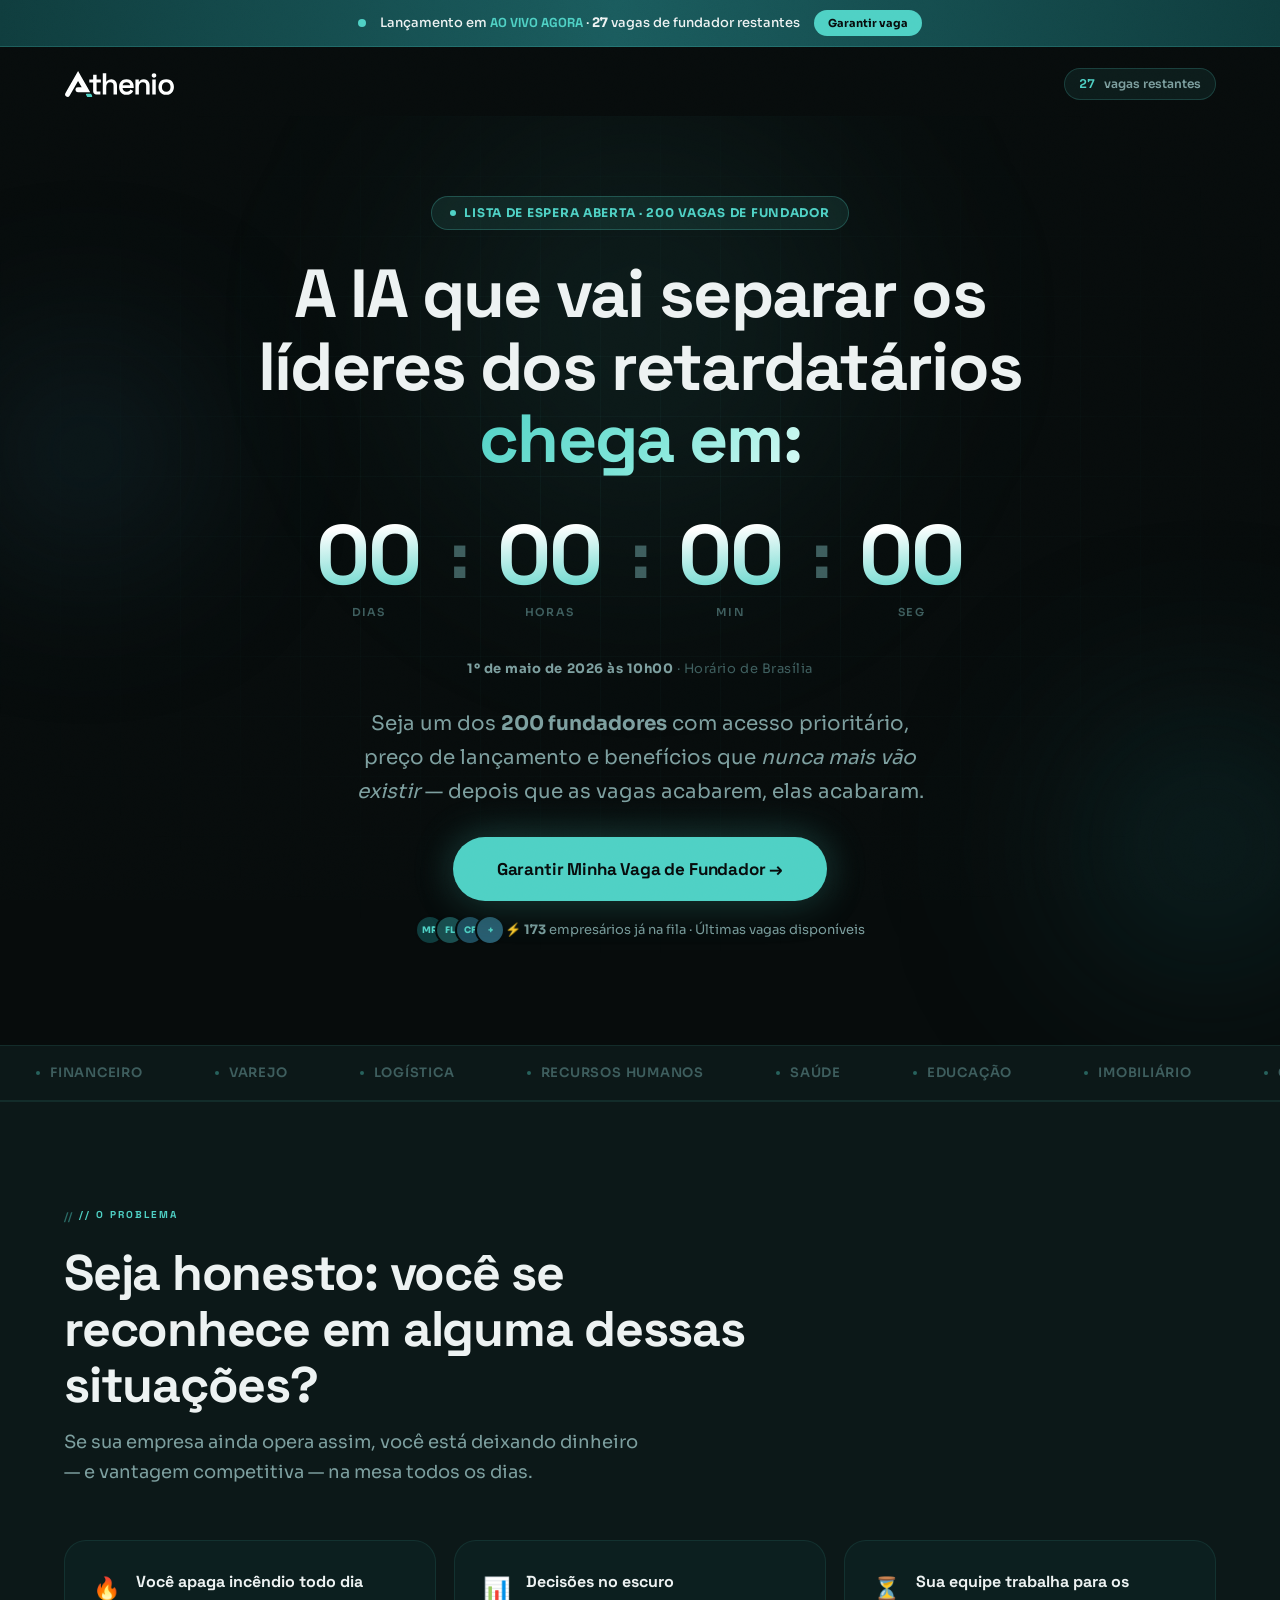
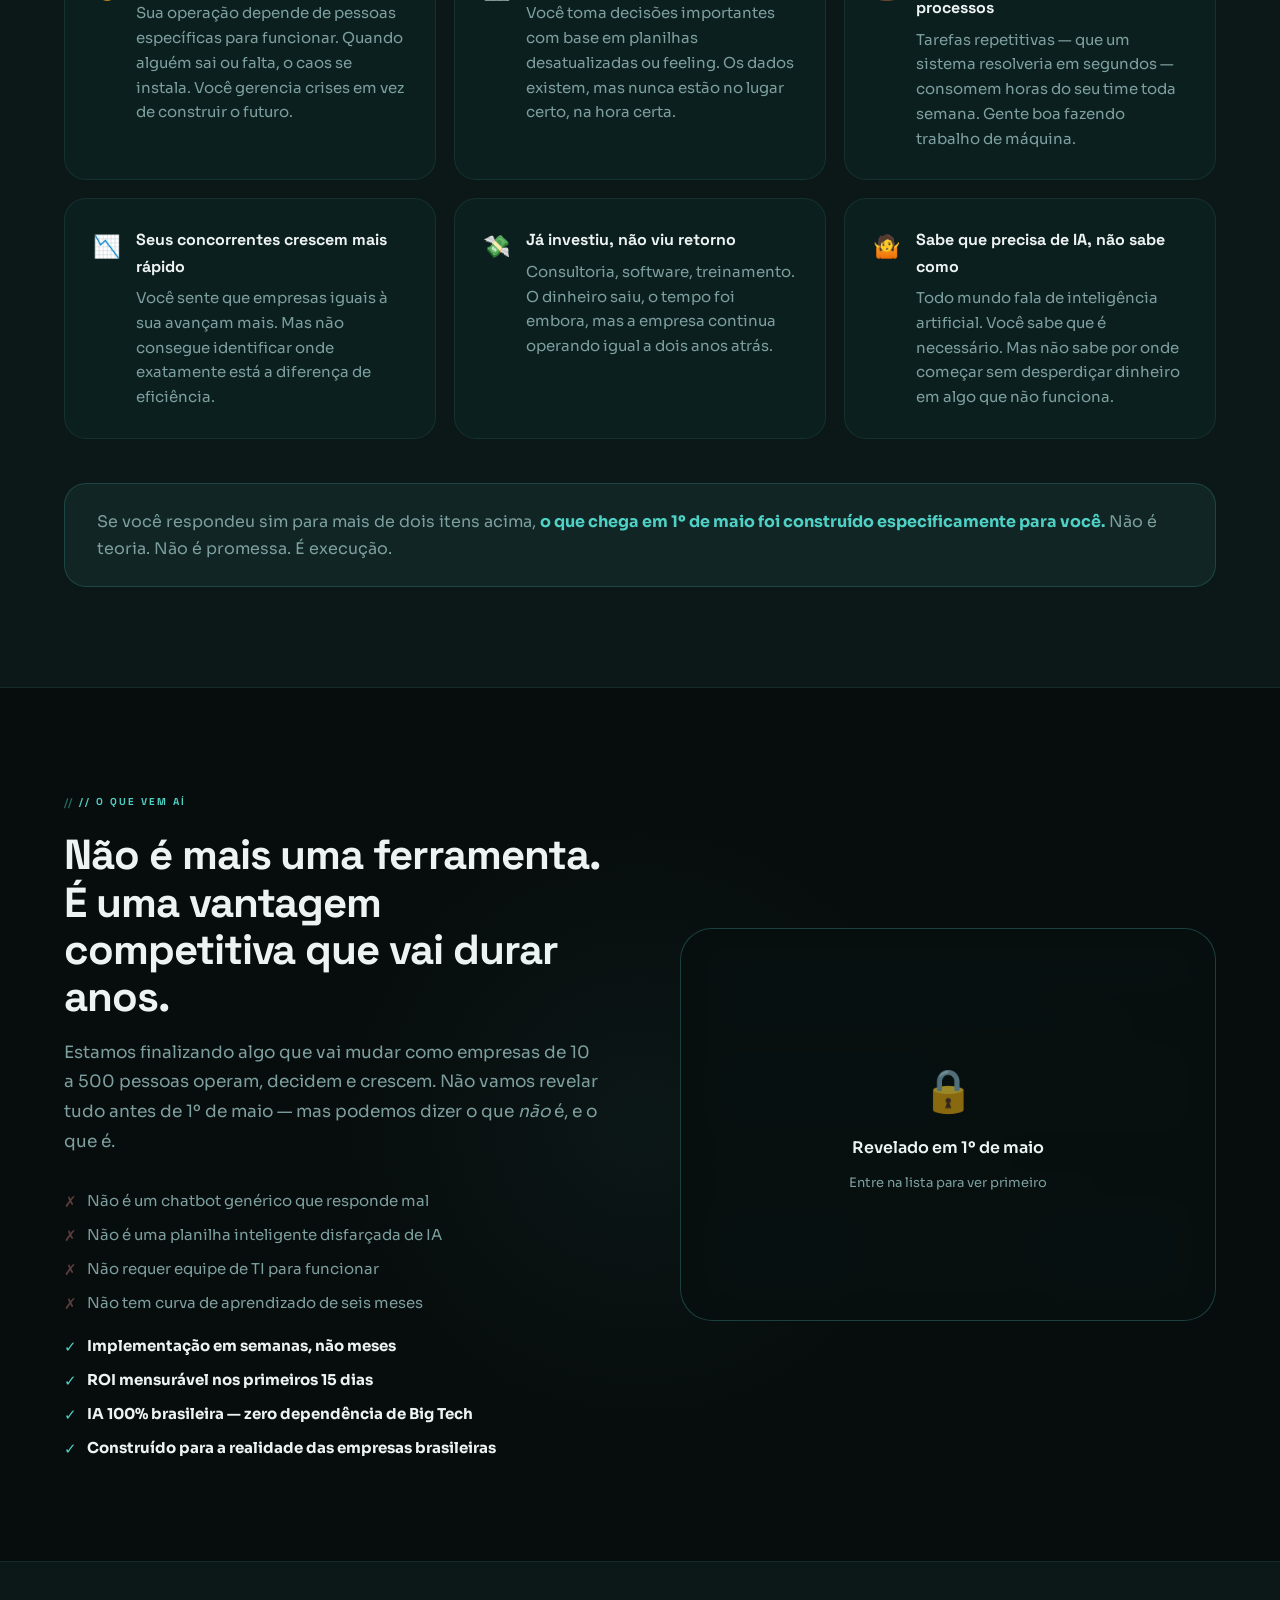
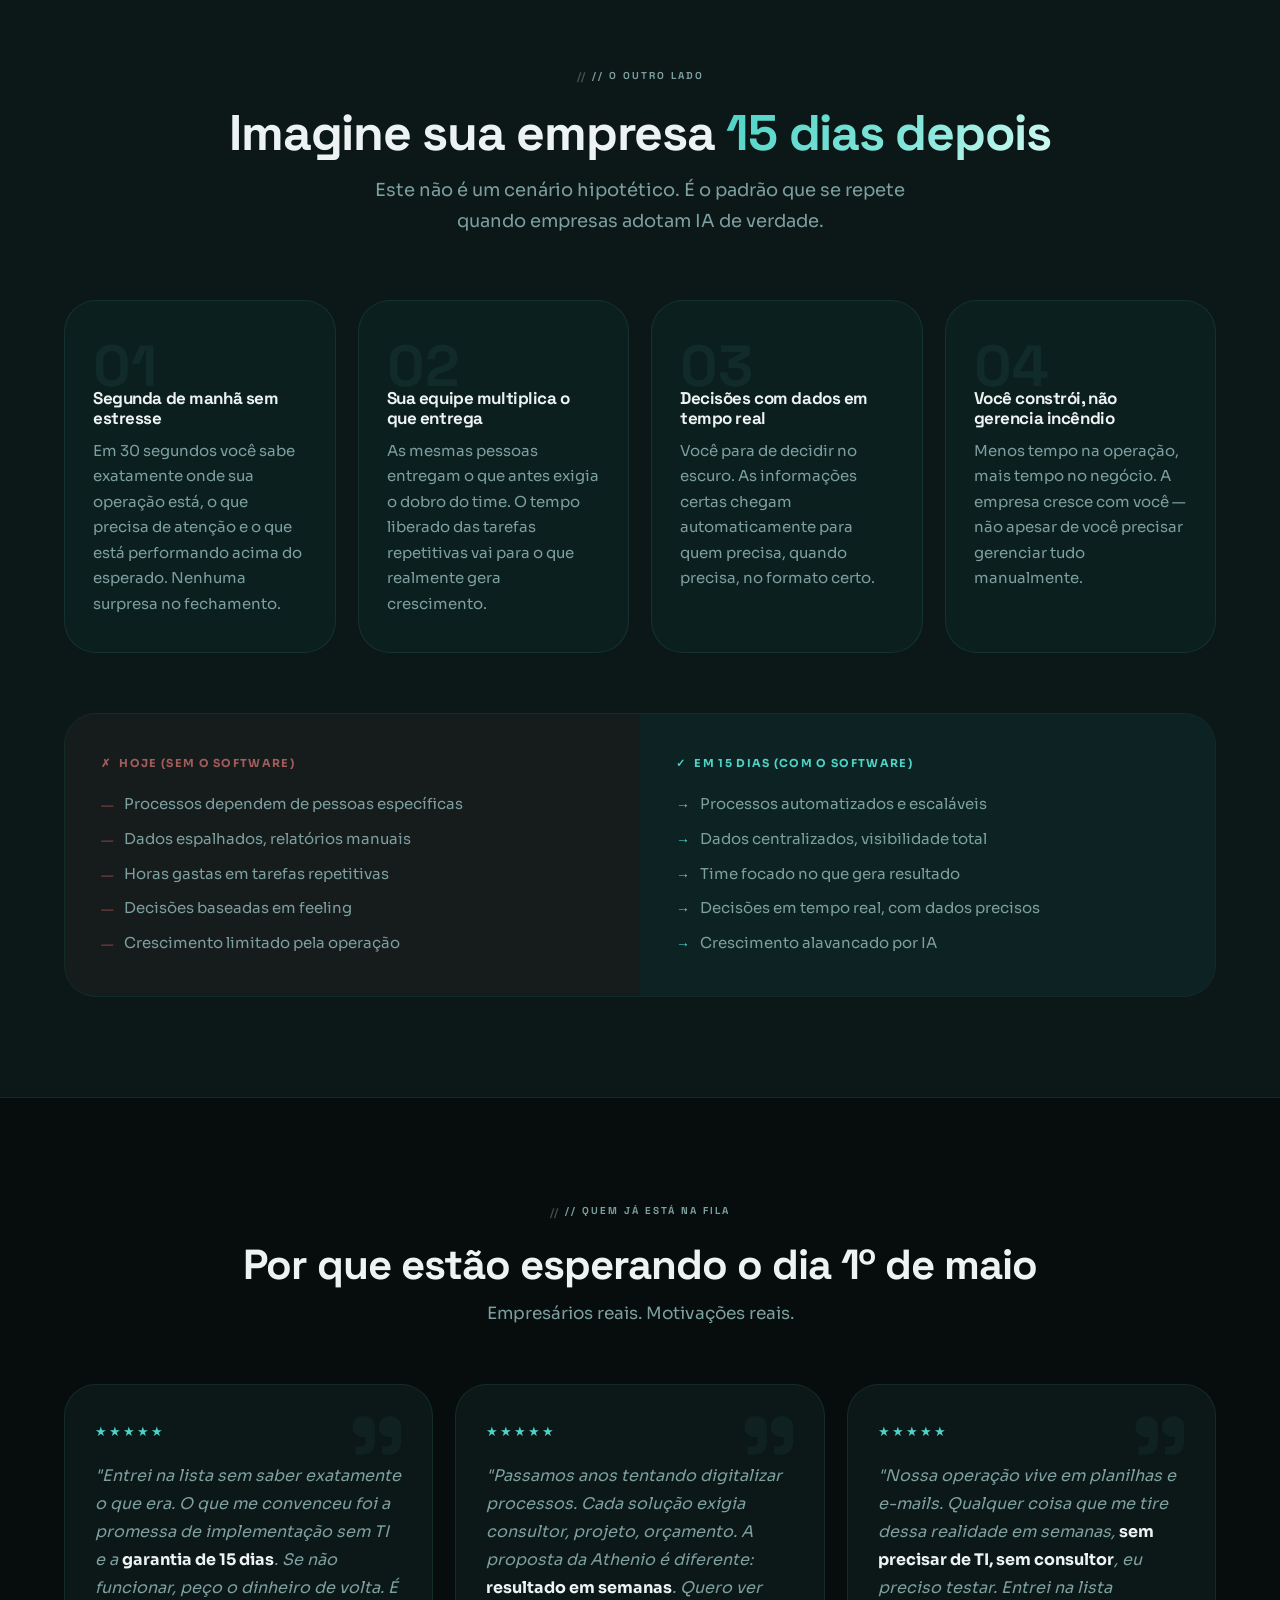
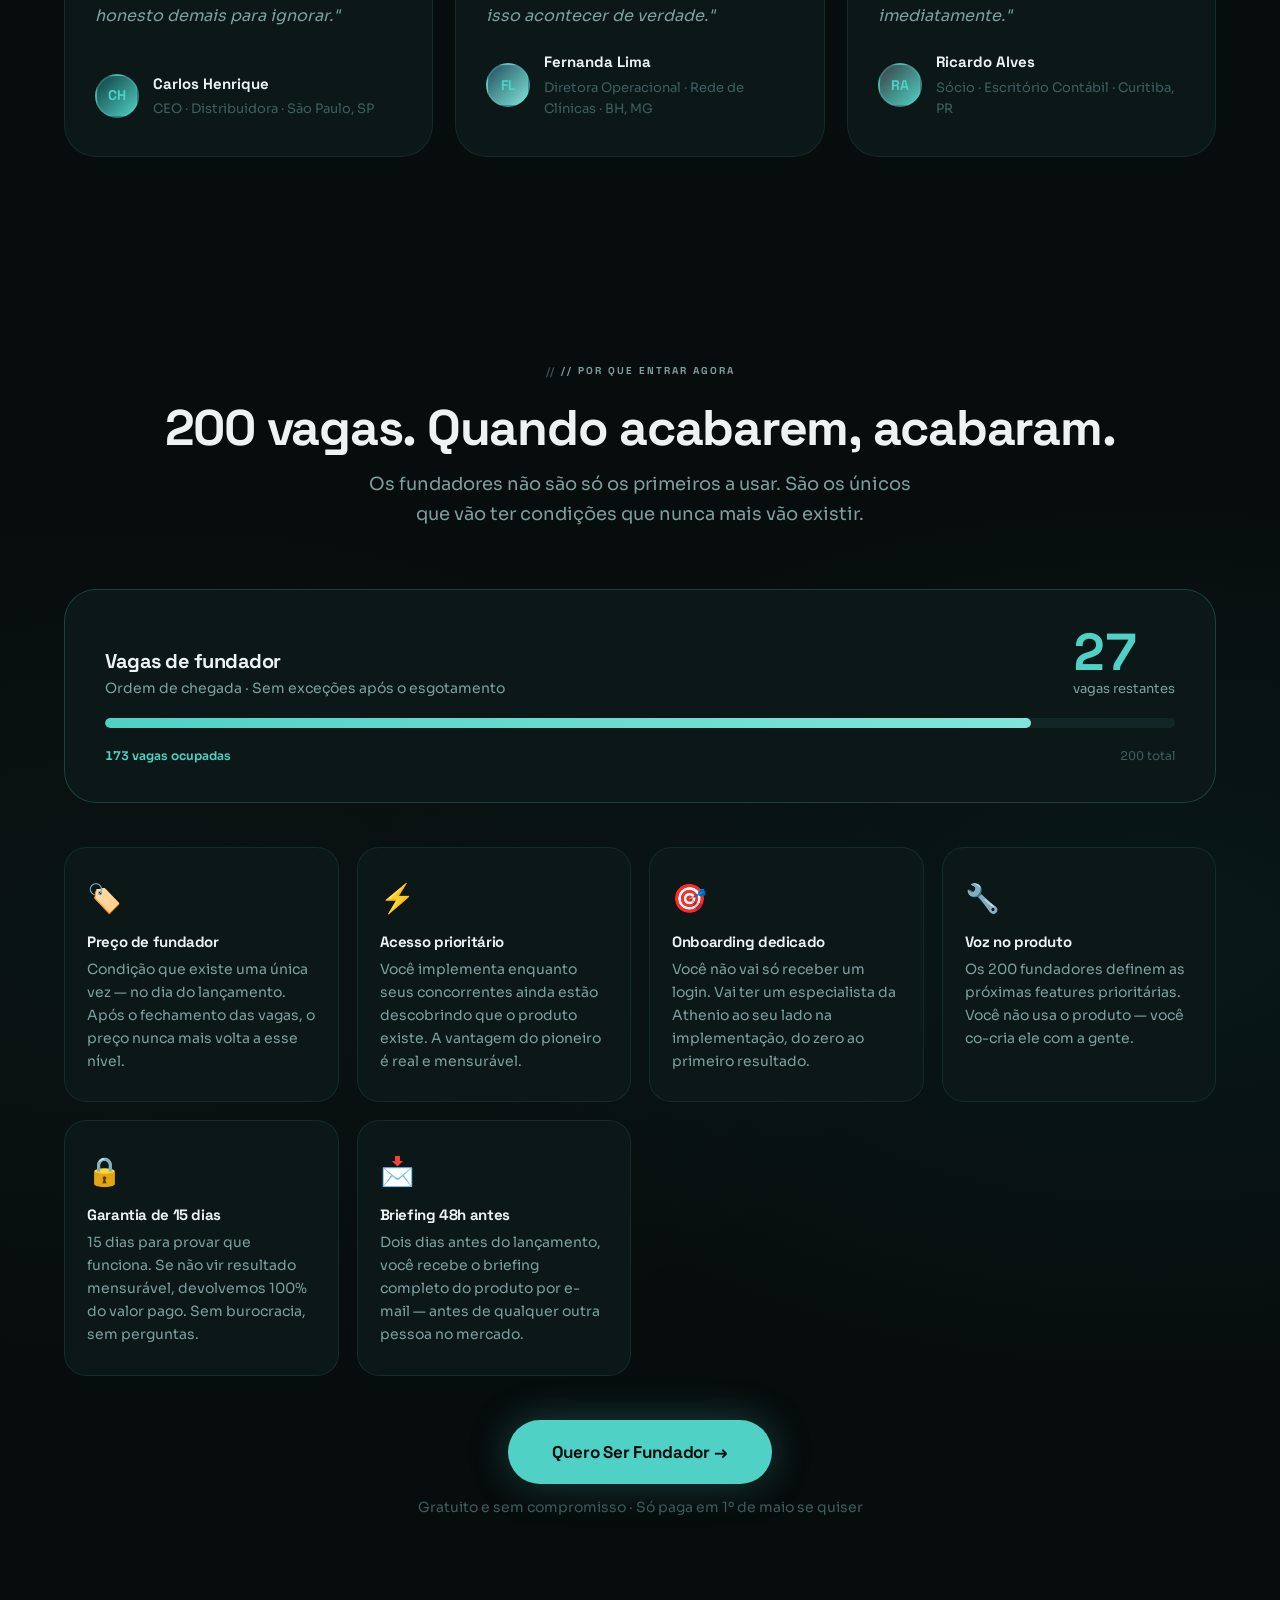
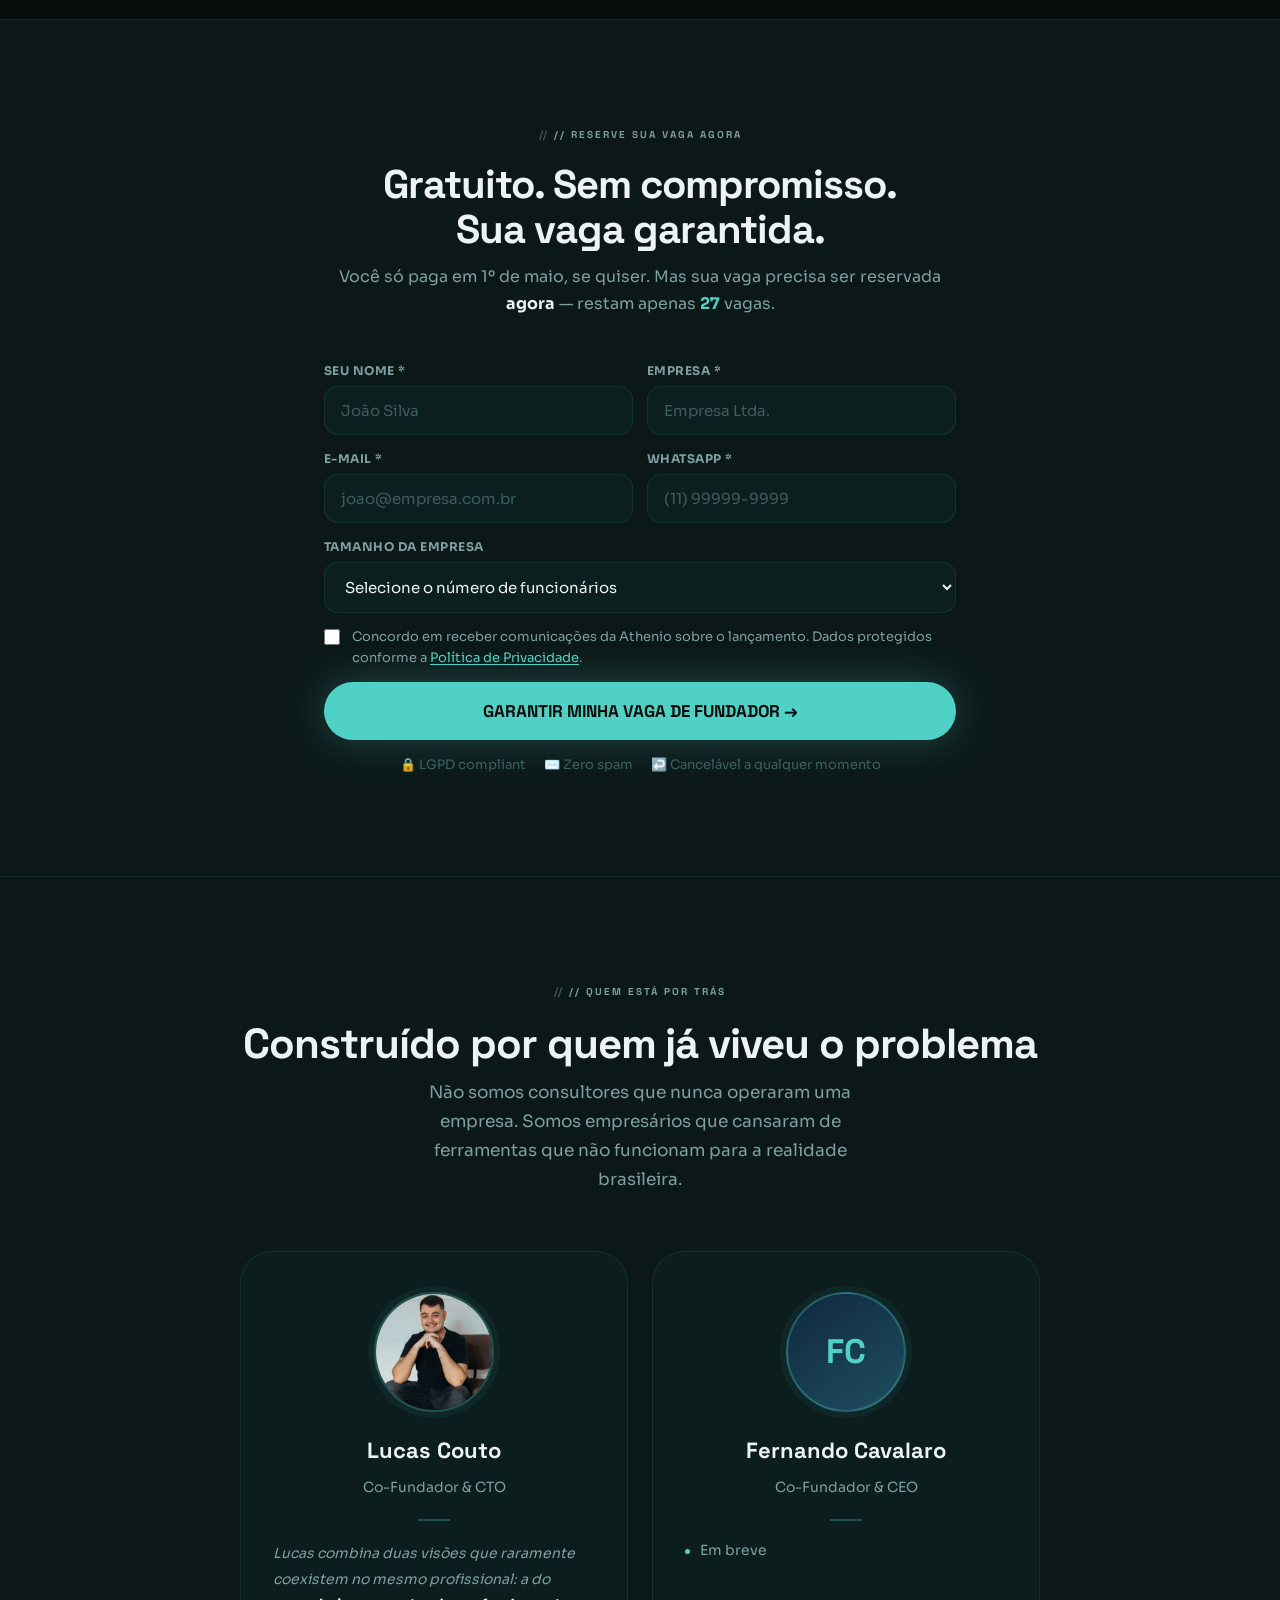
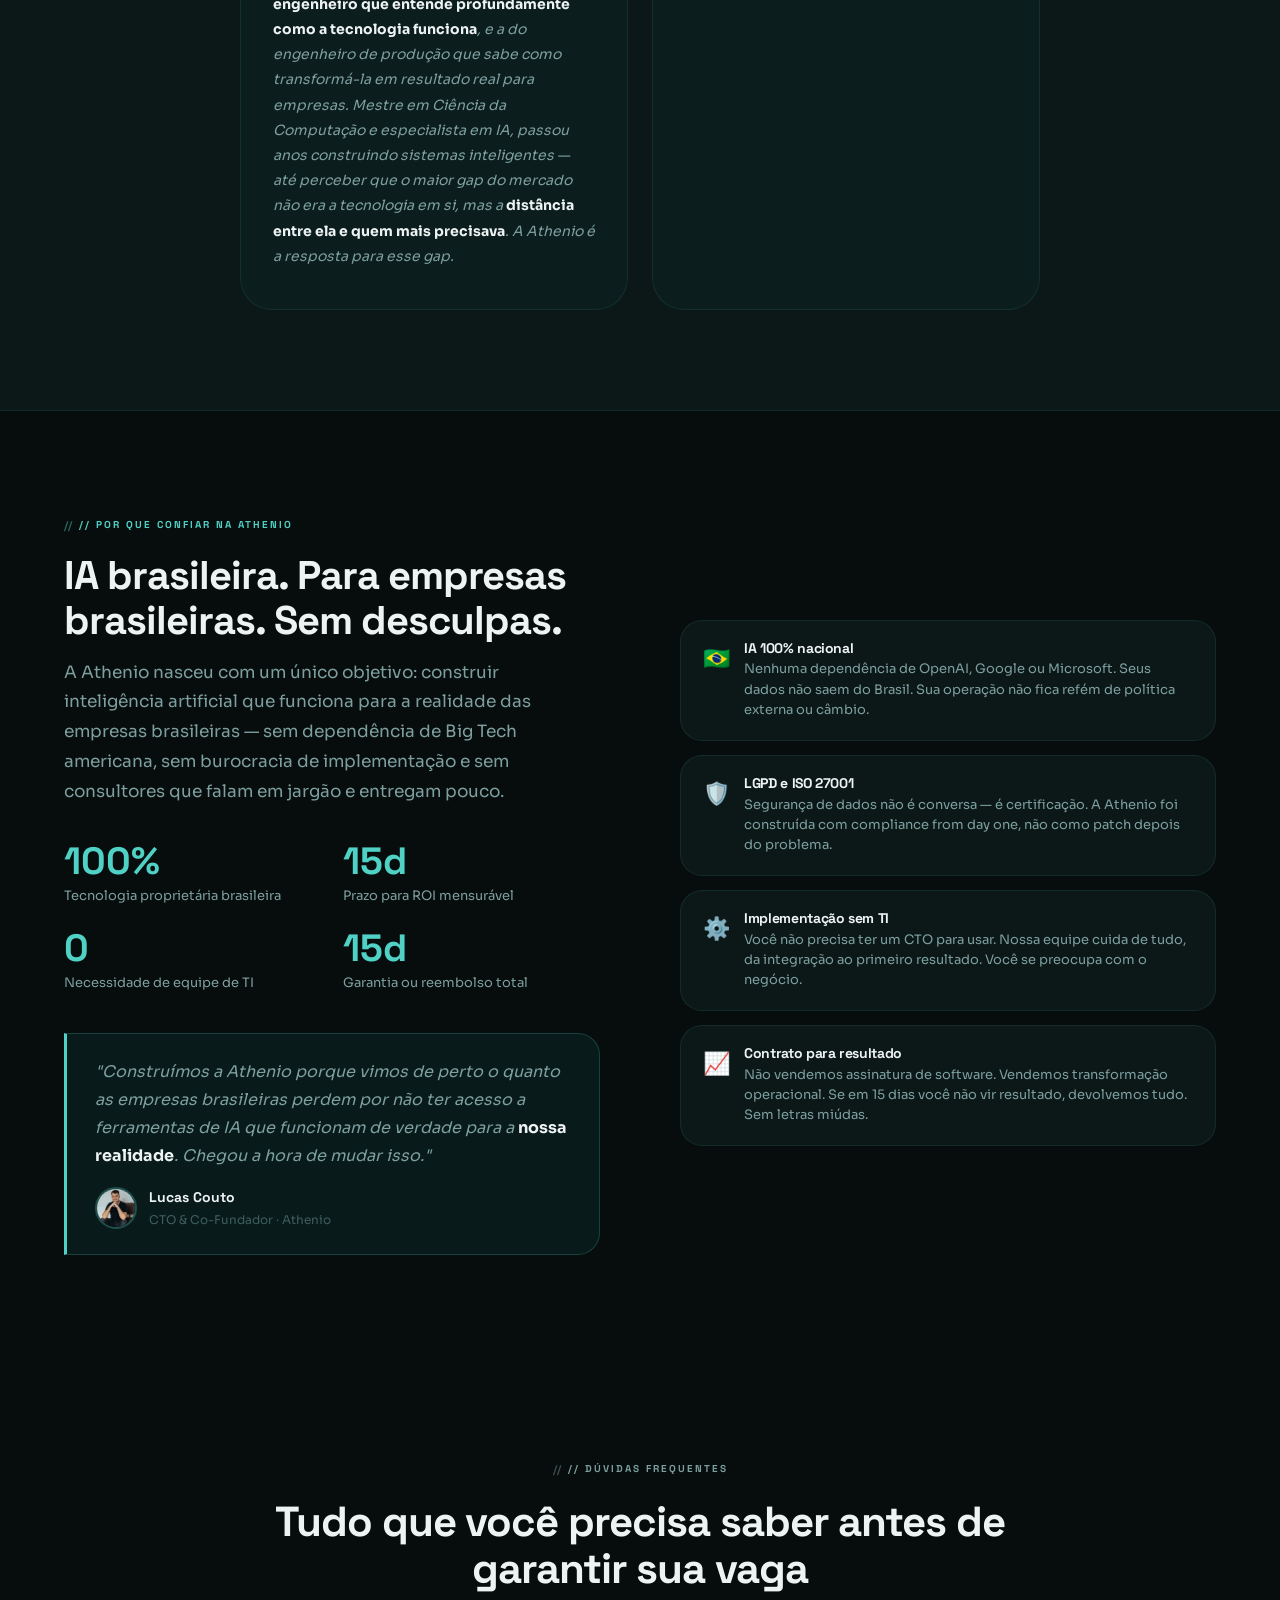
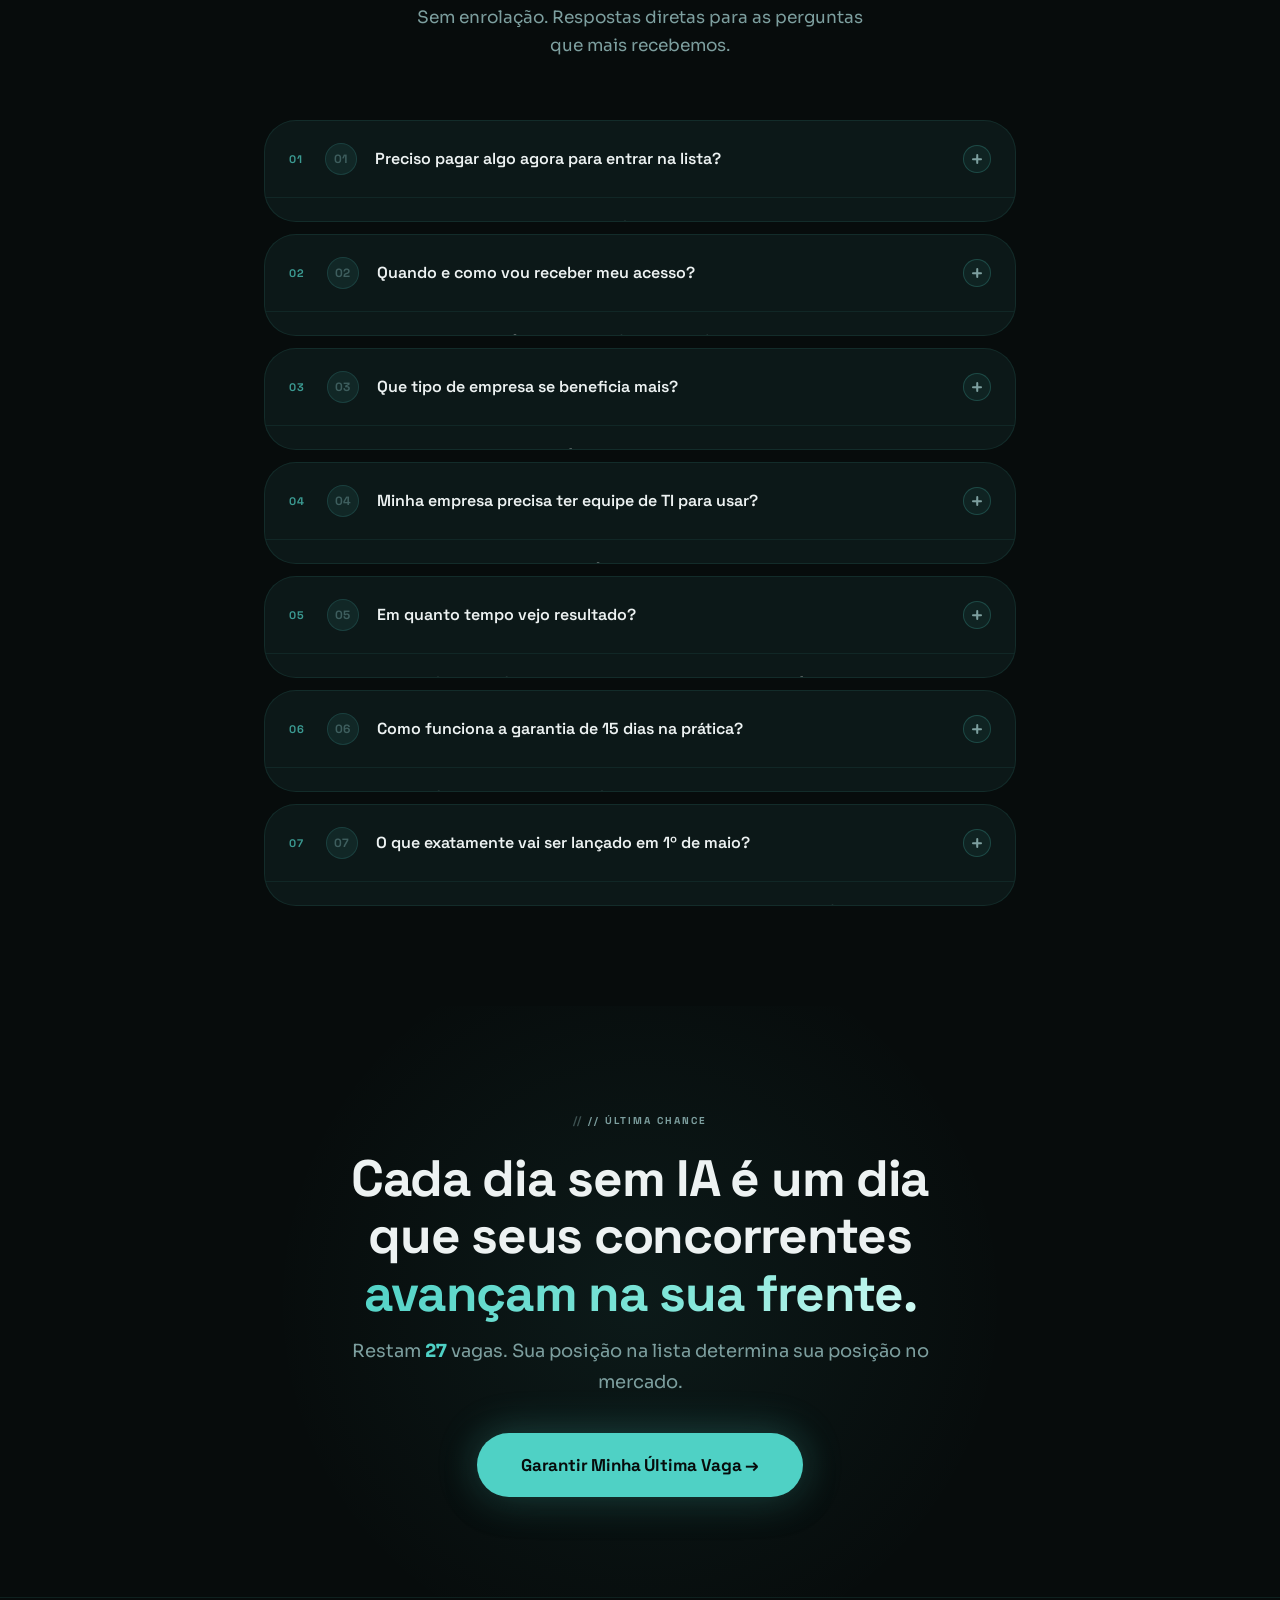
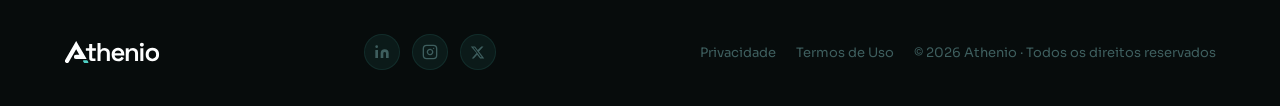
<file: index.html>
<!DOCTYPE html>
<html lang="pt-BR">
<head>
  <link rel="icon" type="image/x-icon" href="favicon.ico">
  <meta charset="UTF-8">
  <meta name="viewport" content="width=device-width, initial-scale=1">
  <title>Athenio — Lista de Espera · Lançamento 1º de maio</title>
  <meta name="description" content="O software de IA que vai separar os líderes dos retardatários chega em 1º de maio. Garanta sua vaga de fundador — apenas 200 vagas disponíveis.">
  <meta name="robots" content="index, follow">
  <meta property="og:type"        content="website">
  <meta property="og:title"       content="Athenio — Lista de Espera · Lançamento 1º de maio">
  <meta property="og:description" content="Seja um dos 200 fundadores com acesso prioritário, preço de lançamento e benefícios que nunca mais existirão.">
  <meta property="og:url"         content="https://athenio.ai/">
  <link rel="preconnect" href="https://fonts.googleapis.com">
  <link rel="preconnect" href="https://fonts.gstatic.com" crossorigin>
  <link href="https://fonts.googleapis.com/css2?family=Space+Grotesk:wght@400;500;600;700&family=Sora:wght@400;500;600&display=swap" rel="stylesheet">
  <link rel="stylesheet" href="css/styles.css">
  <link rel="stylesheet" href="css/enhancements.css">

  <style>
    /* ============================================================
       WAITLIST — DESIGN SYSTEM EXTENSIONS
       ============================================================ */

    body { padding-top: 116px; overflow-x: hidden; }

    /* ── URGENCY BAR ─────────────────────────────────────────── */
    .urgency-bar {
      position: fixed; top: 0; left: 0; right: 0; z-index: 200;
      background: linear-gradient(90deg,#0F3D3E 0%,#1a5c5e 48%,#0F3D3E 100%);
      border-bottom: 1px solid var(--border-strong);
      padding: 10px 0;
      display: flex; align-items: center; justify-content: center; gap: 14px;
      font-family: var(--font-body); font-size: 13px; font-weight: 500;
      color: var(--text-primary); text-align: center;
    }
    .ub-pulse {
      width: 8px; height: 8px; background: #4FD1C5; border-radius: 50%; flex-shrink: 0;
      animation: pulse-dot 1.4s ease-in-out infinite;
    }
    .ub-timer { font-family: var(--font-title); font-weight: 700; color: #4FD1C5; font-variant-numeric: tabular-nums; }
    .ub-cta {
      background: #4FD1C5; color: #070C0C; font-weight: 700; font-size: 11px;
      padding: 4px 14px; border-radius: var(--r-pill); white-space: nowrap; transition: opacity .2s;
    }
    .ub-cta:hover { opacity: .82; }

    /* ── NAVBAR ──────────────────────────────────────────────── */
    .wl-nav {
      position: fixed; top: 52px; left: 0; right: 0; z-index: 100;
      height: 64px;
      display: flex; align-items: center; justify-content: center;
      transition: background .3s, border-color .3s;
    }
    .wl-nav-inner {
      max-width: var(--max-width); width: 100%; margin: 0 auto;
      padding: 0 var(--gutter);
      display: flex; align-items: center; justify-content: space-between;
    }
    .wl-nav.scrolled {
      background: rgba(7,12,12,.92); backdrop-filter: blur(18px);
      border-bottom: 1px solid var(--border);
    }
    .wl-nav .nav-logo img { height: 28px; width: auto; }
    .nav-spots-pill {
      display: flex; align-items: center; gap: 6px;
      background: rgba(79,209,197,.08); border: 1px solid rgba(79,209,197,.2);
      border-radius: var(--r-pill); padding: 5px 14px;
      font-size: 12px; font-weight: 600; color: var(--text-muted);
    }
    .nav-spots-pill span { color: #4FD1C5; font-variant-numeric: tabular-nums; }

    /* ── SECTION HELPERS ─────────────────────────────────────── */
    .section-tag {
      font-size: 12px; font-weight: 700; letter-spacing: .12em;
      text-transform: uppercase; color: #4FD1C5; margin-bottom: 14px;
    }
    .wl-container { max-width: var(--max-width); margin: 0 auto; padding: 0 var(--gutter); }

    /* ── KEYFRAMES ───────────────────────────────────────────── */
    @keyframes pulse-dot  { 0%,100%{opacity:1;transform:scale(1)} 50%{opacity:.3;transform:scale(1.5)} }
    @keyframes cd-flash   { 0%,100%{color:inherit} 40%{color:#4FD1C5} }
    @keyframes ripple-out { to{transform:scale(4);opacity:0} }
    @keyframes marquee    { from{transform:translateX(0)} to{transform:translateX(-50%)} }
    @keyframes float-orb  { 0%,100%{transform:translateY(0) scale(1)} 50%{transform:translateY(-24px) scale(1.04)} }
    @keyframes grid-pulse { 0%,100%{opacity:.04} 50%{opacity:.09} }
    @keyframes shake      { 0%,100%{transform:translateX(0)} 20%{transform:translateX(-6px)} 40%{transform:translateX(6px)} 60%{transform:translateX(-4px)} 80%{transform:translateX(4px)} }

    /* ── HERO ────────────────────────────────────────────────── */
    .wl-hero {
      min-height: calc(100vh - 105px);
      display: flex; align-items: center;
      padding: 80px 0 100px; position: relative; overflow: hidden;
    }

    /* animated grid background */
    .hero-grid-bg {
      position: absolute; inset: 0; pointer-events: none; z-index: 0;
      background-image:
        linear-gradient(rgba(79,209,197,.045) 1px, transparent 1px),
        linear-gradient(90deg, rgba(79,209,197,.045) 1px, transparent 1px);
      background-size: 60px 60px;
      mask-image: radial-gradient(ellipse 80% 70% at 50% 40%, black 0%, transparent 75%);
      animation: grid-pulse 8s ease-in-out infinite;
    }

    /* ambient orbs */
    .hero-orb {
      position: absolute; border-radius: 50%; pointer-events: none;
      filter: blur(80px); animation: float-orb ease-in-out infinite;
    }
    .hero-orb-1 {
      width: 700px; height: 700px; top: -15%; left: 50%; transform: translateX(-50%);
      background: radial-gradient(circle, rgba(79,209,197,.1) 0%, transparent 70%);
      animation-duration: 22s;
    }
    .hero-orb-2 {
      width: 400px; height: 400px; bottom: 0; right: -10%;
      background: radial-gradient(circle, rgba(15,61,62,.55) 0%, transparent 70%);
      animation-duration: 28s; animation-delay: -8s;
    }
    .hero-orb-3 {
      width: 300px; height: 300px; top: 20%; left: -5%;
      background: radial-gradient(circle, rgba(31,78,95,.4) 0%, transparent 70%);
      animation-duration: 34s; animation-delay: -14s;
    }

    .wl-hero-inner {
      max-width: var(--max-width); margin: 0 auto; padding: 0 var(--gutter);
      display: flex; flex-direction: column; align-items: center; text-align: center; gap: 28px;
      position: relative; z-index: 1;
    }

    .wl-badge {
      display: inline-flex; align-items: center; gap: 8px;
      background: rgba(79,209,197,.1); border: 1px solid rgba(79,209,197,.25);
      border-radius: var(--r-pill); padding: 6px 18px;
      font-size: 12px; font-weight: 700; color: #4FD1C5;
      letter-spacing: .06em; text-transform: uppercase;
    }
    .wl-badge .dot { width: 6px; height: 6px; background: #4FD1C5; border-radius: 50%; animation: pulse-dot 1.4s infinite; }

    .wl-hero h1 { font-size: clamp(34px, 5.5vw, 68px); max-width: 860px; line-height: 1.07; }

    /* countdown */
    .countdown-wrap { display: flex; gap: clamp(10px, 3vw, 28px); align-items: center; }
    .cd-unit  { display: flex; flex-direction: column; align-items: center; gap: 6px; }
    .cd-number {
      font-family: var(--font-title); font-size: clamp(48px, 7.5vw, 84px); font-weight: 700;
      line-height: 1; font-variant-numeric: tabular-nums; min-width: 2ch; text-align: center;
      background: linear-gradient(175deg, #ffffff 20%, #4FD1C5 100%);
      -webkit-background-clip: text; -webkit-text-fill-color: transparent; background-clip: text;
    }
    .cd-number.flash { animation: cd-flash .25s ease; }
    .cd-label { font-size: 11px; font-weight: 600; letter-spacing: .1em; text-transform: uppercase; color: var(--text-subtle); }
    .cd-sep {
      font-size: clamp(32px, 5vw, 64px); font-weight: 700; color: var(--text-subtle);
      margin-bottom: 20px; animation: blink 1s ease-in-out infinite;
    }

    .wl-launch-label { font-size: 13px; color: var(--text-subtle); letter-spacing: .04em; }
    .wl-launch-label strong { color: var(--text-muted); }

    .wl-hero-sub { font-size: clamp(16px, 1.8vw, 20px); color: var(--text-muted); max-width: 600px; line-height: 1.7; }

    /* hero CTA */
    .btn-founder {
      display: inline-flex; align-items: center; justify-content: center; gap: 10px;
      background: #4FD1C5; color: #070C0C;
      font-family: var(--font-title); font-size: clamp(15px,1.5vw,17px); font-weight: 700;
      padding: 18px 44px; border-radius: var(--r-pill); border: none; cursor: pointer;
      transition: transform .2s, box-shadow .2s; text-decoration: none; letter-spacing: -.01em;
      box-shadow: 0 0 40px rgba(79,209,197,.3), 0 8px 32px rgba(0,0,0,.4);
      position: relative; overflow: hidden;
    }
    .btn-founder:hover { transform: translateY(-3px); box-shadow: 0 0 64px rgba(79,209,197,.5), 0 16px 48px rgba(0,0,0,.5); }
    .btn-founder:active { transform: translateY(0); }

    /* ripple */
    .btn-founder .ripple {
      position: absolute; border-radius: 50%; background: rgba(255,255,255,.35);
      transform: scale(0); animation: ripple-out .6s linear; pointer-events: none;
    }

    .wl-social-proof {
      display: flex; align-items: center; gap: 10px;
      font-size: 13px; color: var(--text-muted);
    }
    .wl-avatars { display: flex; }
    .wl-avatars .av {
      width: 30px; height: 30px; border-radius: 50%; border: 2px solid var(--bg-base);
      margin-right: -10px; display: flex; align-items: center; justify-content: center;
      font-size: 9px; font-weight: 800; color: #4FD1C5;
    }
    .av-1 { background: #0F3D3E; }
    .av-2 { background: #1a4f50; }
    .av-3 { background: #1F4E5F; }
    .av-4 { background: #2a5f72; margin-right: 0; }

    /* ── MARQUEE STRIP ───────────────────────────────────────── */
    .marquee-strip {
      border-top: 1px solid var(--border); border-bottom: 1px solid var(--border);
      background: var(--bg-elevated); padding: 16px 0; overflow: hidden;
    }
    .marquee-track { display: flex; width: max-content; animation: marquee 28s linear infinite; }
    .marquee-track:hover { animation-play-state: paused; }
    .marquee-item {
      display: flex; align-items: center; gap: 10px; padding: 0 36px;
      font-size: 13px; font-weight: 600; color: var(--text-subtle);
      white-space: nowrap; letter-spacing: .06em; text-transform: uppercase;
    }
    .marquee-item .mi-dot { width: 4px; height: 4px; background: rgba(79,209,197,.4); border-radius: 50%; }
    .marquee-item:hover { color: var(--text-muted); }

    /* ── DOR ─────────────────────────────────────────────────── */
    .wl-pain { background: var(--bg-elevated); border-top: 1px solid var(--border); border-bottom: 1px solid var(--border); padding: 100px 0; }
    .wl-pain h2 { font-size: clamp(28px,4vw,50px); max-width: 720px; margin-bottom: 14px; }
    .wl-pain-lead { font-size: 18px; color: var(--text-muted); max-width: 580px; margin-bottom: 52px; line-height: 1.7; }
    .pain-grid { display: grid; grid-template-columns: repeat(auto-fill, minmax(300px,1fr)); gap: 18px; }
    .pain-card {
      background: rgba(15,61,62,.2); border: 1px solid var(--border); border-radius: var(--r-lg);
      padding: 28px; display: flex; gap: 16px; align-items: flex-start;
      transition: border-color .3s, background .3s, transform .3s;
    }
    .pain-card:hover { border-color: var(--border-strong); background: rgba(15,61,62,.38); transform: translateY(-3px); }
    .pain-icon { font-size: 22px; flex-shrink: 0; margin-top: 2px; }
    .pain-card p { font-size: 15px; color: var(--text-muted); line-height: 1.65; }
    .pain-card p strong { color: var(--text-primary); display: block; font-size: 16px; font-family: var(--font-title); margin-bottom: 6px; }
    .pain-close {
      margin-top: 44px; background: rgba(79,209,197,.07);
      border: 1px solid rgba(79,209,197,.2); border-radius: var(--r-lg);
      padding: 24px 32px; font-size: 16px; color: var(--text-muted); line-height: 1.7;
    }
    .pain-close strong { color: #4FD1C5; }

    /* ── TEASER ──────────────────────────────────────────────── */
    .wl-teaser { padding: 100px 0; position: relative; overflow: hidden; }
    .wl-teaser::before {
      content:''; position:absolute; left:50%; top:50%; transform:translate(-50%,-50%);
      width:700px; height:700px;
      background: radial-gradient(ellipse, rgba(79,209,197,.055) 0%, transparent 65%);
      pointer-events:none;
    }
    .wl-teaser-inner { display: grid; grid-template-columns: 1fr 1fr; gap: 80px; align-items: center; position: relative; z-index: 1; }
    .wl-teaser h2 { font-size: clamp(26px,3.5vw,42px); margin-bottom: 18px; }
    .wl-teaser-body { font-size: 17px; color: var(--text-muted); line-height: 1.75; margin-bottom: 32px; }
    .teaser-list { display: flex; flex-direction: column; gap: 10px; }
    .teaser-list li { display: flex; align-items: flex-start; gap: 10px; font-size: 15px; color: var(--text-muted); line-height: 1.55; }
    .teaser-list li .ti { flex-shrink: 0; font-size: 15px; margin-top: 1px; }
    .teaser-list li.yes { color: var(--text-primary); }
    .teaser-list li.yes .ti { color: #4FD1C5; }
    .teaser-list li.no .ti { color: #5c3d3d; }

    /* blurred preview */
    .teaser-blur-box {
      background: var(--bg-elevated); border: 1px solid var(--border-strong);
      border-radius: var(--r-xl); padding: 32px; position: relative; overflow: hidden;
    }
    .teaser-blur-box::after {
      content:''; position:absolute; inset:0;
      background: rgba(7,12,12,.78); backdrop-filter: blur(14px);
      border-radius: var(--r-xl); z-index: 2;
    }
    .teaser-blur-label {
      position: absolute; inset: 0; z-index: 3;
      display: flex; flex-direction: column; align-items: center; justify-content: center;
      gap: 10px; text-align: center; padding: 32px;
    }
    .teaser-blur-label .lock { font-size: 42px; opacity: .6; }
    .teaser-blur-label p { font-size: 16px; font-weight: 600; color: var(--text-primary); }
    .teaser-blur-label span { font-size: 13px; color: var(--text-muted); }
    .fake-ui { display: flex; flex-direction: column; gap: 12px; }
    .fb { height: 15px; background: var(--brand-primary); border-radius: 4px; opacity: .55; }
    .fb:nth-child(2) { width: 72%; opacity: .38; }
    .fb:nth-child(3) { width: 88%; opacity: .46; }
    .fr { display: flex; gap: 12px; margin-top: 6px; }
    .fc { flex: 1; height: 80px; background: var(--brand-primary); border-radius: 10px; opacity: .3; }
    .fc:nth-child(2) { opacity: .2; }

    /* ── FUTURE PACING ───────────────────────────────────────── */
    .wl-future { background: var(--bg-elevated); border-top: 1px solid var(--border); border-bottom: 1px solid var(--border); padding: 100px 0; }
    .wl-future-header { text-align: center; margin-bottom: 64px; }
    .wl-future-header h2 { font-size: clamp(28px,4vw,50px); margin-bottom: 14px; }
    .wl-future-header p { font-size: 18px; color: var(--text-muted); max-width: 540px; margin: 0 auto; line-height: 1.7; }
    .future-grid { display: grid; grid-template-columns: repeat(auto-fill, minmax(260px,1fr)); gap: 22px; }
    .future-card {
      background: rgba(15,61,62,.2); border: 1px solid var(--border); border-radius: var(--r-xl);
      padding: 36px 28px; position: relative; overflow: hidden;
      transition: border-color .3s, transform .3s;
    }
    .future-card:hover { border-color: var(--border-strong); transform: translateY(-5px); }
    .future-card::before {
      content:''; position:absolute; top:0; left:0; right:0; height:2px;
      background: linear-gradient(90deg, transparent, #4FD1C5, transparent); opacity:0; transition: opacity .3s;
    }
    .future-card:hover::before { opacity: 1; }
    .future-number { font-family: var(--font-title); font-size: 58px; font-weight: 700; color: rgba(79,209,197,.07); line-height: 1; margin-bottom: -6px; }
    .future-card h3 { font-size: 17px; margin-bottom: 10px; }
    .future-card p { font-size: 15px; color: var(--text-muted); line-height: 1.7; }

    .before-after { margin-top: 60px; display: grid; grid-template-columns: 1fr 1fr; border-radius: var(--r-xl); overflow: hidden; border: 1px solid var(--border); }
    .ba-side { padding: 40px 36px; }
    .ba-side.before { background: rgba(92,61,61,.12); }
    .ba-side.after  { background: rgba(15,61,62,.28); }
    .ba-label { font-size: 11px; font-weight: 700; letter-spacing: .12em; text-transform: uppercase; margin-bottom: 20px; display: flex; align-items: center; gap: 8px; }
    .ba-side.before .ba-label { color: #a15c5c; }
    .ba-side.after  .ba-label { color: #4FD1C5; }
    .ba-list { display: flex; flex-direction: column; gap: 10px; }
    .ba-list li { display: flex; align-items: flex-start; gap: 10px; font-size: 15px; color: var(--text-muted); line-height: 1.55; }
    .ba-list li .bi { flex-shrink: 0; font-size: 14px; margin-top: 3px; }
    .ba-side.before .ba-list li .bi { color: #7a4040; }
    .ba-side.after  .ba-list li .bi { color: #4FD1C5; }

    /* ── TESTIMONIALS ────────────────────────────────────────── */
    .wl-testimonials { padding: 100px 0; }
    .wl-testimonials-header { text-align: center; margin-bottom: 56px; }
    .wl-testimonials-header h2 { font-size: clamp(26px,3.5vw,42px); margin-bottom: 12px; }
    .wl-testimonials-header p { font-size: 17px; color: var(--text-muted); max-width: 500px; margin: 0 auto; }
    .testimonials-grid { display: grid; grid-template-columns: repeat(auto-fill, minmax(300px,1fr)); gap: 22px; }
    .testi-card {
      background: var(--bg-elevated); border: 1px solid var(--border); border-radius: var(--r-xl);
      padding: 36px 30px; display: flex; flex-direction: column; gap: 20px;
      transition: border-color .3s, transform .3s; position: relative; overflow: hidden;
    }
    .testi-card::before {
      content: '"'; position: absolute; top: 16px; right: 24px;
      font-family: var(--font-title); font-size: 120px; font-weight: 700;
      color: rgba(79,209,197,.05); line-height: 1; pointer-events: none;
    }
    .testi-card:hover { border-color: var(--border-strong); transform: translateY(-4px); }
    .testi-quote { font-size: 16px; color: var(--text-muted); line-height: 1.75; font-style: italic; flex: 1; }
    .testi-quote strong { color: var(--text-primary); font-style: normal; }
    .testi-author { display: flex; align-items: center; gap: 14px; }
    .testi-avatar {
      width: 44px; height: 44px; border-radius: 50%; flex-shrink: 0;
      display: flex; align-items: center; justify-content: center;
      font-family: var(--font-title); font-size: 14px; font-weight: 700; color: #4FD1C5;
      border: 2px solid rgba(79,209,197,.25);
    }
    .testi-info .testi-name { font-size: 15px; font-weight: 700; color: var(--text-primary); font-family: var(--font-title); }
    .testi-info .testi-role { font-size: 13px; color: var(--text-subtle); margin-top: 2px; }
    .testi-stars { color: #4FD1C5; font-size: 13px; letter-spacing: 2px; }

    /* ── FOUNDERS / SCARCITY ─────────────────────────────────── */
    .wl-founders { padding: 100px 0; position: relative; overflow: hidden; }
    .wl-founders::before {
      content:''; position:absolute; inset:0;
      background: radial-gradient(ellipse at 10% 50%, rgba(79,209,197,.04) 0%, transparent 50%),
                  radial-gradient(ellipse at 90% 50%, rgba(15,61,62,.25) 0%, transparent 50%);
      pointer-events:none;
    }
    .wl-founders-header { text-align: center; margin-bottom: 60px; }
    .wl-founders-header h2 { font-size: clamp(28px,4vw,50px); margin-bottom: 14px; }
    .wl-founders-header p { font-size: 18px; color: var(--text-muted); max-width: 560px; margin: 0 auto; }

    .scarcity-meter {
      background: var(--bg-elevated); border: 1px solid var(--border-strong);
      border-radius: var(--r-xl); padding: 36px 40px; margin-bottom: 44px;
      display: flex; flex-direction: column; gap: 18px;
    }
    .scarcity-top { display: flex; justify-content: space-between; align-items: flex-end; flex-wrap: wrap; gap: 12px; }
    .sc-left h3 { font-size: 20px; margin-bottom: 4px; }
    .sc-left p { font-size: 14px; color: var(--text-muted); }
    .sc-remaining { font-family: var(--font-title); font-size: 52px; font-weight: 700; color: #4FD1C5; line-height: 1; font-variant-numeric: tabular-nums; }
    .sc-of { font-size: 13px; color: var(--text-muted); text-align: right; }
    .progress-track { height: 10px; background: rgba(79,209,197,.08); border-radius: var(--r-pill); overflow: hidden; }
    .progress-fill { height: 100%; background: linear-gradient(90deg,#4FD1C5,#81E6D9); border-radius: var(--r-pill); width: 0%; transition: width 1.6s cubic-bezier(.16,1,.3,1); }
    .progress-labels { display: flex; justify-content: space-between; font-size: 12px; color: var(--text-subtle); font-variant-numeric: tabular-nums; }
    .pl-taken { color: #4FD1C5; font-weight: 600; }

    .benefits-grid { display: grid; grid-template-columns: repeat(auto-fill, minmax(255px,1fr)); gap: 18px; margin-bottom: 44px; }
    .benefit-card {
      background: var(--bg-elevated); border: 1px solid var(--border); border-radius: var(--r-lg);
      padding: 28px 22px; transition: border-color .3s, transform .3s;
    }
    .benefit-card:hover { border-color: var(--border-strong); transform: translateY(-3px); }
    .benefit-icon { font-size: 28px; margin-bottom: 12px; }
    .benefit-card h3 { font-size: 15px; margin-bottom: 7px; }
    .benefit-card p { font-size: 14px; color: var(--text-muted); line-height: 1.65; }

    .founders-cta-center { display: flex; flex-direction: column; align-items: center; gap: 12px; text-align: center; }

    /* ── FORM ────────────────────────────────────────────────── */
    .wl-form-section { background: var(--bg-elevated); border-top: 1px solid var(--border); padding: 100px 0; }
    .wl-form-inner { max-width: 680px; margin: 0 auto; padding: 0 var(--gutter); }
    .wl-form-header { text-align: center; margin-bottom: 44px; }
    .wl-form-header h2 { font-size: clamp(26px,3.5vw,40px); margin-bottom: 10px; }
    .wl-form-header p { font-size: 16px; color: var(--text-muted); line-height: 1.7; }
    .waitlist-form { display: flex; flex-direction: column; gap: 14px; }
    .form-row { display: grid; grid-template-columns: 1fr 1fr; gap: 14px; }
    .form-field { display: flex; flex-direction: column; gap: 5px; }
    .form-field label { font-size: 12px; font-weight: 700; color: var(--text-muted); letter-spacing: .04em; text-transform: uppercase; }
    .form-field input, .form-field select {
      background: rgba(15,61,62,.22); border: 1px solid var(--border); border-radius: var(--r-md);
      padding: 14px 16px; font-family: var(--font-body); font-size: 15px; color: var(--text-primary);
      transition: border-color .2s, background .2s; width: 100%;
    }
    .form-field input::placeholder { color: var(--text-subtle); }
    .form-field input:focus, .form-field select:focus { outline: none; border-color: #4FD1C5; background: rgba(79,209,197,.05); }
    .form-field select option { background: #0C1818; }
    .form-field input.invalid { border-color: #a15c5c; }
    .field-error { font-size: 12px; color: #e07070; display: none; }
    .form-field.has-error .field-error { display: block; }
    .form-consent { display: flex; align-items: flex-start; gap: 12px; font-size: 13px; color: var(--text-muted); line-height: 1.6; }
    .form-consent input[type="checkbox"] { width: 16px; height: 16px; flex-shrink: 0; margin-top: 2px; accent-color: #4FD1C5; cursor: pointer; }
    .form-consent a { color: #4FD1C5; text-decoration: underline; text-underline-offset: 2px; }
    .btn-submit-founder {
      width: 100%; padding: 18px; font-family: var(--font-title); font-size: 17px; font-weight: 700;
      background: #4FD1C5; color: #070C0C; border: none; border-radius: var(--r-pill); cursor: pointer;
      transition: transform .2s, box-shadow .2s; box-shadow: 0 0 40px rgba(79,209,197,.28);
      position: relative; overflow: hidden;
    }
    .btn-submit-founder:hover { transform: translateY(-2px); box-shadow: 0 0 60px rgba(79,209,197,.42); }
    .btn-submit-founder:disabled { opacity: .6; cursor: not-allowed; }
    .form-microcopy { text-align: center; font-size: 13px; color: var(--text-subtle); display: flex; align-items: center; justify-content: center; gap: 18px; flex-wrap: wrap; }

    /* ── AUTHORITY ───────────────────────────────────────────── */
    .wl-authority { padding: 100px 0; }
    .wl-authority-inner { display: grid; grid-template-columns: 1fr 1fr; gap: 80px; align-items: center; }
    .wl-authority h2 { font-size: clamp(26px,3.5vw,40px); margin-bottom: 14px; }
    .wl-authority-body { font-size: 17px; color: var(--text-muted); line-height: 1.75; margin-bottom: 36px; }
    .authority-stats { display: grid; grid-template-columns: 1fr 1fr; gap: 22px; }
    .as-number { font-family: var(--font-title); font-size: 38px; font-weight: 700; color: #4FD1C5; line-height: 1; margin-bottom: 5px; }
    .as-label { font-size: 13px; color: var(--text-muted); }
    .authority-badges { display: flex; flex-direction: column; gap: 14px; }
    .auth-badge { background: var(--bg-elevated); border: 1px solid var(--border); border-radius: var(--r-lg); padding: 20px 22px; display: flex; align-items: flex-start; gap: 14px; transition: border-color .3s, transform .3s; }
    .auth-badge:hover { border-color: var(--border-strong); transform: translateX(4px); }
    .ab-icon { font-size: 22px; flex-shrink: 0; }
    .auth-badge h4 { font-size: 14px; font-family: var(--font-title); margin-bottom: 3px; }
    .auth-badge p { font-size: 13px; color: var(--text-muted); line-height: 1.55; }

    /* founder quote block */
    .founder-quote {
      margin-top: 40px; background: rgba(15,61,62,.3);
      border: 1px solid var(--border-strong); border-left: 3px solid #4FD1C5;
      border-radius: 0 var(--r-lg) var(--r-lg) 0; padding: 24px 28px;
    }
    .founder-quote blockquote { font-size: 16px; color: var(--text-muted); line-height: 1.75; font-style: italic; margin-bottom: 16px; }
    .founder-quote blockquote strong { color: var(--text-primary); font-style: normal; }
    .founder-attr { display: flex; align-items: center; gap: 12px; }
    .founder-avatar {
      width: 42px; height: 42px; border-radius: 50%;
      background: linear-gradient(135deg, #0F3D3E, #4FD1C5);
      display: flex; align-items: center; justify-content: center;
      font-family: var(--font-title); font-size: 14px; font-weight: 800; color: #070C0C;
      flex-shrink: 0;
    }
    .founder-attr-text .fa-name { font-size: 14px; font-weight: 700; color: var(--text-primary); font-family: var(--font-title); }
    .founder-attr-text .fa-role { font-size: 12px; color: var(--text-subtle); margin-top: 1px; }

    /* ── TEAM ────────────────────────────────────────────────── */
    .wl-team { background: var(--bg-elevated); border-top: 1px solid var(--border); border-bottom: 1px solid var(--border); padding: 100px 0; }
    .wl-team-header { text-align: center; margin-bottom: 56px; }
    .wl-team-header h2 { font-size: clamp(26px,3.5vw,42px); margin-bottom: 12px; }
    .wl-team-header p { font-size: 17px; color: var(--text-muted); max-width: 480px; margin: 0 auto; line-height: 1.7; }

    .team-grid {
      display: grid;
      grid-template-columns: 1fr 1fr;
      gap: 24px;
      max-width: 800px;
      margin: 0 auto;
    }
    .team-card {
      background: rgba(15,61,62,.15);
      border: 1px solid var(--border);
      border-radius: var(--r-xl);
      padding: 40px 32px;
      display: flex;
      flex-direction: column;
      align-items: center;
      text-align: center;
      gap: 20px;
      transition: border-color .3s, transform .3s, box-shadow .3s;
      position: relative;
      overflow: hidden;
    }
    .team-card::before {
      content: '';
      position: absolute; top: 0; left: 0; right: 0; height: 2px;
      background: linear-gradient(90deg, transparent, #4FD1C5, transparent);
      opacity: 0; transition: opacity .3s;
    }
    .team-card:hover { border-color: var(--border-strong); transform: translateY(-6px); box-shadow: 0 20px 48px rgba(0,0,0,.3); }
    .team-card:hover::before { opacity: 1; }

    .team-photo {
      width: 120px; height: 120px; border-radius: 50%;
      border: 2px solid rgba(79,209,197,.3);
      box-shadow: 0 0 0 6px rgba(79,209,197,.06);
      object-fit: cover;
      display: flex; align-items: center; justify-content: center;
      font-family: var(--font-title); font-size: 36px; font-weight: 800;
      color: #4FD1C5; flex-shrink: 0;
      transition: box-shadow .3s;
    }
    .team-card:hover .team-photo { box-shadow: 0 0 0 8px rgba(79,209,197,.12); }

    .team-photo-placeholder {
      width: 120px; height: 120px; border-radius: 50%;
      border: 2px solid rgba(79,209,197,.3);
      box-shadow: 0 0 0 6px rgba(79,209,197,.06);
      display: flex; align-items: center; justify-content: center;
      font-family: var(--font-title); font-size: 34px; font-weight: 800;
      color: #4FD1C5; flex-shrink: 0;
      transition: box-shadow .3s;
    }
    .team-card:nth-child(1) .team-photo-placeholder { background: linear-gradient(145deg, #0a2e2f, #1a5c5e); }
    .team-card:nth-child(2) .team-photo-placeholder { background: linear-gradient(145deg, #0f2840, #1F4E5F); }
    .team-card:hover .team-photo-placeholder { box-shadow: 0 0 0 10px rgba(79,209,197,.1); }

    .team-badge {
      display: inline-flex; align-items: center; gap: 6px;
      background: rgba(79,209,197,.08); border: 1px solid rgba(79,209,197,.2);
      border-radius: var(--r-pill); padding: 4px 12px;
      font-size: 11px; font-weight: 700; color: #4FD1C5;
      letter-spacing: .06em; text-transform: uppercase;
    }
    .team-name { font-family: var(--font-title); font-size: 22px; font-weight: 700; color: var(--text-primary); }
    .team-role { font-size: 14px; color: var(--text-muted); margin-top: -12px; }
    .team-divider { width: 32px; height: 2px; background: rgba(79,209,197,.3); border-radius: 2px; }
    .team-quote { font-size: 15px; color: var(--text-muted); line-height: 1.75; font-style: italic; }
    .team-quote strong { color: var(--text-primary); font-style: normal; }
    .team-narrative {
      font-size: 14px; color: var(--text-muted); line-height: 1.8;
      text-align: left; font-style: italic;
    }
    .team-narrative strong { color: var(--text-primary); font-style: normal; }
    .team-cv {
      display: flex; flex-direction: column; gap: 8px;
      list-style: none; width: 100%;
    }
    .team-cv li {
      display: flex; align-items: center; gap: 10px;
      font-size: 14px; color: var(--text-muted); line-height: 1.4;
    }
    .team-cv li::before {
      content: ''; width: 5px; height: 5px; border-radius: 50%;
      background: #4FD1C5; flex-shrink: 0;
    }

    @media (max-width: 640px) {
      .team-grid { grid-template-columns: 1fr; max-width: 400px; }
    }

    /* ── FAQ ─────────────────────────────────────────────────── */
    .wl-faq { padding: 100px 0; }
    .wl-faq-inner { max-width: 800px; margin: 0 auto; padding: 0 var(--gutter); }
    .wl-faq-header { text-align: center; margin-bottom: 60px; }
    .wl-faq-header h2 { font-size: clamp(26px,3.5vw,42px); margin-bottom: 12px; }
    .wl-faq-header p { font-size: 17px; color: var(--text-muted); max-width: 480px; margin: 0 auto; }

    .faq-items { display: flex; flex-direction: column; gap: 12px; }

    .faq-item {
      background: var(--bg-elevated);
      border: 1px solid var(--border);
      border-radius: var(--r-xl);
      overflow: hidden;
      transition: border-color .3s, box-shadow .3s;
    }
    .faq-item:hover { border-color: var(--border-strong); }
    .faq-item.open {
      border-color: rgba(79,209,197,.35);
      box-shadow: 0 0 0 1px rgba(79,209,197,.1), 0 8px 32px rgba(0,0,0,.2);
    }

    .faq-question {
      width: 100%; display: flex; align-items: center; gap: 18px;
      padding: 22px 24px; background: none; border: none; cursor: pointer;
      text-align: left; transition: background .2s;
    }
    .faq-question:hover { background: rgba(79,209,197,.03); }

    .faq-num {
      flex-shrink: 0; width: 32px; height: 32px; border-radius: 50%;
      background: rgba(79,209,197,.08); border: 1px solid rgba(79,209,197,.15);
      display: flex; align-items: center; justify-content: center;
      font-family: var(--font-title); font-size: 12px; font-weight: 700;
      color: var(--text-subtle); transition: background .3s, color .3s, border-color .3s;
    }
    .faq-item.open .faq-num {
      background: rgba(79,209,197,.15); border-color: rgba(79,209,197,.4); color: #4FD1C5;
    }

    .faq-question-text {
      flex: 1; font-family: var(--font-title); font-size: 16px; font-weight: 600;
      color: var(--text-primary); line-height: 1.4;
      transition: color .2s;
    }
    .faq-item.open .faq-question-text { color: #fff; }

    .faq-icon {
      flex-shrink: 0; width: 28px; height: 28px;
      display: flex; align-items: center; justify-content: center;
      border-radius: 50%; background: rgba(79,209,197,.06);
      font-size: 13px; color: var(--text-subtle);
      transition: transform .35s cubic-bezier(.16,1,.3,1), background .3s, color .3s;
    }
    .faq-item.open .faq-icon {
      transform: rotate(45deg); background: rgba(79,209,197,.15); color: #4FD1C5;
    }

    .faq-answer { max-height: 0; overflow: hidden; transition: max-height .45s cubic-bezier(.16,1,.3,1); }
    .faq-item.open .faq-answer { max-height: 500px; }

    .faq-answer-inner {
      padding: 0 24px 24px 74px; /* alinha com o texto da pergunta */
      font-size: 15px; color: var(--text-muted); line-height: 1.8;
      border-top: 1px solid rgba(79,209,197,.08); padding-top: 16px;
    }
    .faq-answer-inner strong { color: var(--text-primary); }
    .faq-answer-inner a { color: #4FD1C5; text-decoration: underline; text-underline-offset: 2px; }

    @media (max-width: 600px) {
      .faq-answer-inner { padding-left: 24px; }
    }

    /* ── FOOTER CTA ──────────────────────────────────────────── */
    .wl-footer-cta { padding: 100px 0; text-align: center; position: relative; overflow: hidden; }
    .wl-footer-cta::before {
      content:''; position:absolute; top:50%; left:50%; transform:translate(-50%,-50%);
      width:800px; height:800px;
      background: radial-gradient(ellipse, rgba(79,209,197,.07) 0%, transparent 65%);
      pointer-events:none;
    }
    .wl-footer-cta-inner { max-width: 680px; margin: 0 auto; padding: 0 var(--gutter); position: relative; z-index: 1; }
    .wl-footer-cta h2 { font-size: clamp(28px,4vw,52px); margin-bottom: 14px; }
    .wl-footer-cta p { font-size: 18px; color: var(--text-muted); margin-bottom: 36px; line-height: 1.7; }

    /* ── FOOTER ──────────────────────────────────────────────── */
    .wl-footer { border-top: 1px solid var(--border); padding: 36px 0; }
    .wl-footer-inner { display: flex; justify-content: space-between; align-items: center; flex-wrap: wrap; gap: 16px; }
    .wl-footer-inner .footer-logo img { height: 24px; width: auto; }
    .wl-footer-legal { font-size: 13px; color: var(--text-subtle); display: flex; gap: 20px; flex-wrap: wrap; align-items: center; }
    .wl-footer-legal a:hover { color: var(--text-muted); }
    .footer-socials { display: flex; align-items: center; gap: 12px; }
    .footer-socials a {
      width: 36px; height: 36px; border-radius: 50%;
      background: rgba(79,209,197,.07); border: 1px solid var(--border);
      display: flex; align-items: center; justify-content: center;
      color: var(--text-subtle); font-size: 15px;
      transition: background .2s, border-color .2s, color .2s, transform .2s;
    }
    .footer-socials a:hover { background: rgba(79,209,197,.15); border-color: rgba(79,209,197,.4); color: #4FD1C5; transform: translateY(-2px); }

    /* ── MOBILE STICKY CTA ───────────────────────────────────── */
    .mobile-sticky-cta {
      display: none; position: fixed; bottom: 0; left: 0; right: 0; z-index: 150;
      padding: 12px 16px 20px; background: rgba(7,12,12,.96); backdrop-filter: blur(16px);
      border-top: 1px solid var(--border); transform: translateY(100%);
      transition: transform .4s cubic-bezier(.16,1,.3,1);
    }
    .mobile-sticky-cta.visible { transform: translateY(0); }
    .mobile-sticky-cta a {
      display: flex; align-items: center; justify-content: center; gap: 8px;
      background: #4FD1C5; color: #070C0C; font-family: var(--font-title); font-size: 15px; font-weight: 700;
      padding: 15px; border-radius: var(--r-pill);
      box-shadow: 0 0 32px rgba(79,209,197,.3); text-decoration: none;
    }
    .mobile-sticky-cta .msc-spots { font-size: 11px; font-weight: 600; opacity: .75; }

    /* ── RESPONSIVE ──────────────────────────────────────────── */
    @media (max-width: 900px) {
      .wl-teaser-inner, .wl-authority-inner { grid-template-columns: 1fr; gap: 48px; }
      .teaser-visual { display: none; }
    }
    @media (max-width: 768px) {
      body { padding-top: 108px; padding-bottom: 90px; }
      .urgency-bar { font-size: 11px; padding: 8px 14px; gap: 8px; }
      .urgency-bar .ub-cta { display: none; }
      .wl-nav { top: 46px; padding: 0 20px; }
      .before-after { grid-template-columns: 1fr; }
      .form-row { grid-template-columns: 1fr; }
      .wl-footer-inner { flex-direction: column; align-items: flex-start; }
      .mobile-sticky-cta { display: block; }
      .scarcity-meter { padding: 24px; }
    }
    @media (max-width: 480px) {
      .countdown-wrap { gap: 8px; }
      .cd-sep { font-size: 26px; margin-bottom: 14px; }
    }
    @media (min-width: 769px) {
      .mobile-sticky-cta { display: none !important; }
    }
  </style>
</head>
<body>

<!-- ============================================================
     URGENCY BAR
     ============================================================ -->
<div class="urgency-bar">
  <div class="wl-container" style="display:flex;align-items:center;justify-content:center;gap:14px;width:100%">
    <span class="ub-pulse" aria-hidden="true"></span>
    <span>Lançamento em <strong class="ub-timer" id="ubTimer">…</strong> · <strong id="ubSpots">…</strong> vagas de fundador restantes</span>
    <a href="#form" class="ub-cta">Garantir vaga</a>
  </div>
</div>

<!-- ============================================================
     NAVBAR
     ============================================================ -->
<nav class="wl-nav" id="wlNav" aria-label="Navegação">
  <div class="wl-nav-inner">
    <a href="#" class="nav-logo" aria-label="Athenio">
      <img src="public/assets/logo-full.svg" alt="Athenio" height="28" style="width:auto">
    </a>
    <div class="nav-spots-pill">
      <span id="navSpots">…</span>&nbsp;vagas restantes
    </div>
  </div>
</nav>

<!-- ============================================================
     HERO
     ============================================================ -->
<section class="wl-hero" id="hero">
  <div class="hero-grid-bg" aria-hidden="true"></div>
  <div class="hero-orb hero-orb-1" aria-hidden="true"></div>
  <div class="hero-orb hero-orb-2" aria-hidden="true"></div>
  <div class="hero-orb hero-orb-3" aria-hidden="true"></div>

  <div class="wl-hero-inner">

    <div class="wl-badge" data-animate>
      <span class="dot" aria-hidden="true"></span>
      Lista de espera aberta · 200 vagas de fundador
    </div>

    <h1 data-animate>
      A IA que vai separar os líderes dos retardatários
      <span class="text-gradient"> chega em:</span>
    </h1>

    <div class="countdown-wrap" data-animate role="timer" aria-label="Contagem regressiva para o lançamento">
      <div class="cd-unit">
        <span class="cd-number" id="cdDays">--</span>
        <span class="cd-label">Dias</span>
      </div>
      <span class="cd-sep" aria-hidden="true">:</span>
      <div class="cd-unit">
        <span class="cd-number" id="cdHours">--</span>
        <span class="cd-label">Horas</span>
      </div>
      <span class="cd-sep" aria-hidden="true">:</span>
      <div class="cd-unit">
        <span class="cd-number" id="cdMinutes">--</span>
        <span class="cd-label">Min</span>
      </div>
      <span class="cd-sep" aria-hidden="true">:</span>
      <div class="cd-unit">
        <span class="cd-number" id="cdSeconds">--</span>
        <span class="cd-label">Seg</span>
      </div>
    </div>

    <p class="wl-launch-label" data-animate>
      <strong>1º de maio de 2026 às 10h00</strong> · Horário de Brasília
    </p>

    <p class="wl-hero-sub" data-animate>
      Seja um dos <strong>200 fundadores</strong> com acesso prioritário, preço de lançamento e benefícios que <em>nunca mais vão existir</em> — depois que as vagas acabarem, elas acabaram.
    </p>

    <div data-animate style="display:flex;flex-direction:column;align-items:center;gap:14px">
      <a href="#form" class="btn-founder">
        Garantir Minha Vaga de Fundador →
      </a>
      <div class="wl-social-proof">
        <div class="wl-avatars" aria-hidden="true">
          <div class="av av-1">MR</div>
          <div class="av av-2">FL</div>
          <div class="av av-3">CF</div>
          <div class="av av-4">+</div>
        </div>
        <span>⚡ <strong id="heroCount">…</strong> empresários já na fila · Últimas vagas disponíveis</span>
      </div>
    </div>

  </div>
</section>

<!-- ============================================================
     MARQUEE STRIP — setores
     ============================================================ -->
<div class="marquee-strip" aria-hidden="true">
  <div class="marquee-track">
    <span class="marquee-item"><span class="mi-dot"></span>Financeiro</span>
    <span class="marquee-item"><span class="mi-dot"></span>Varejo</span>
    <span class="marquee-item"><span class="mi-dot"></span>Logística</span>
    <span class="marquee-item"><span class="mi-dot"></span>Recursos Humanos</span>
    <span class="marquee-item"><span class="mi-dot"></span>Saúde</span>
    <span class="marquee-item"><span class="mi-dot"></span>Educação</span>
    <span class="marquee-item"><span class="mi-dot"></span>Imobiliário</span>
    <span class="marquee-item"><span class="mi-dot"></span>Construção Civil</span>
    <span class="marquee-item"><span class="mi-dot"></span>E-commerce</span>
    <span class="marquee-item"><span class="mi-dot"></span>Agronegócio</span>
    <span class="marquee-item"><span class="mi-dot"></span>Serviços B2B</span>
    <span class="marquee-item"><span class="mi-dot"></span>Indústria</span>
    <!-- duplicate para loop infinito -->
    <span class="marquee-item"><span class="mi-dot"></span>Financeiro</span>
    <span class="marquee-item"><span class="mi-dot"></span>Varejo</span>
    <span class="marquee-item"><span class="mi-dot"></span>Logística</span>
    <span class="marquee-item"><span class="mi-dot"></span>Recursos Humanos</span>
    <span class="marquee-item"><span class="mi-dot"></span>Saúde</span>
    <span class="marquee-item"><span class="mi-dot"></span>Educação</span>
    <span class="marquee-item"><span class="mi-dot"></span>Imobiliário</span>
    <span class="marquee-item"><span class="mi-dot"></span>Construção Civil</span>
    <span class="marquee-item"><span class="mi-dot"></span>E-commerce</span>
    <span class="marquee-item"><span class="mi-dot"></span>Agronegócio</span>
    <span class="marquee-item"><span class="mi-dot"></span>Serviços B2B</span>
    <span class="marquee-item"><span class="mi-dot"></span>Indústria</span>
  </div>
</div>

<!-- ============================================================
     DOR
     ============================================================ -->
<section class="wl-pain">
  <div class="wl-container">
    <p class="section-tag" data-animate>// O problema</p>
    <h2 data-animate>Seja honesto: você se reconhece em alguma dessas situações?</h2>
    <p class="wl-pain-lead" data-animate>Se sua empresa ainda opera assim, você está deixando dinheiro — e vantagem competitiva — na mesa todos os dias.</p>
    <div class="pain-grid">
      <div class="pain-card" data-animate>
        <span class="pain-icon" aria-hidden="true">🔥</span>
        <p><strong>Você apaga incêndio todo dia</strong>Sua operação depende de pessoas específicas para funcionar. Quando alguém sai ou falta, o caos se instala. Você gerencia crises em vez de construir o futuro.</p>
      </div>
      <div class="pain-card" data-animate>
        <span class="pain-icon" aria-hidden="true">📊</span>
        <p><strong>Decisões no escuro</strong>Você toma decisões importantes com base em planilhas desatualizadas ou feeling. Os dados existem, mas nunca estão no lugar certo, na hora certa.</p>
      </div>
      <div class="pain-card" data-animate>
        <span class="pain-icon" aria-hidden="true">⏳</span>
        <p><strong>Sua equipe trabalha para os processos</strong>Tarefas repetitivas — que um sistema resolveria em segundos — consomem horas do seu time toda semana. Gente boa fazendo trabalho de máquina.</p>
      </div>
      <div class="pain-card" data-animate>
        <span class="pain-icon" aria-hidden="true">📉</span>
        <p><strong>Seus concorrentes crescem mais rápido</strong>Você sente que empresas iguais à sua avançam mais. Mas não consegue identificar onde exatamente está a diferença de eficiência.</p>
      </div>
      <div class="pain-card" data-animate>
        <span class="pain-icon" aria-hidden="true">💸</span>
        <p><strong>Já investiu, não viu retorno</strong>Consultoria, software, treinamento. O dinheiro saiu, o tempo foi embora, mas a empresa continua operando igual a dois anos atrás.</p>
      </div>
      <div class="pain-card" data-animate>
        <span class="pain-icon" aria-hidden="true">🤷</span>
        <p><strong>Sabe que precisa de IA, não sabe como</strong>Todo mundo fala de inteligência artificial. Você sabe que é necessário. Mas não sabe por onde começar sem desperdiçar dinheiro em algo que não funciona.</p>
      </div>
    </div>
    <div class="pain-close" data-animate>
      Se você respondeu sim para mais de dois itens acima, <strong>o que chega em 1º de maio foi construído especificamente para você.</strong> Não é teoria. Não é promessa. É execução.
    </div>
  </div>
</section>

<!-- ============================================================
     TEASER / CURIOSIDADE
     ============================================================ -->
<section class="wl-teaser">
  <div class="wl-container">
    <div class="wl-teaser-inner">
      <div>
        <p class="section-tag" data-animate>// O que vem aí</p>
        <h2 data-animate>Não é mais uma ferramenta. É uma vantagem competitiva que vai durar anos.</h2>
        <p class="wl-teaser-body" data-animate>Estamos finalizando algo que vai mudar como empresas de 10 a 500 pessoas operam, decidem e crescem. Não vamos revelar tudo antes de 1º de maio — mas podemos dizer o que <em>não</em> é, e o que é.</p>
        <ul class="teaser-list" data-animate>
          <li class="no"><span class="ti">✗</span>Não é um chatbot genérico que responde mal</li>
          <li class="no"><span class="ti">✗</span>Não é uma planilha inteligente disfarçada de IA</li>
          <li class="no"><span class="ti">✗</span>Não requer equipe de TI para funcionar</li>
          <li class="no"><span class="ti">✗</span>Não tem curva de aprendizado de seis meses</li>
        </ul>
        <ul class="teaser-list" style="margin-top:18px" data-animate>
          <li class="yes"><span class="ti">✓</span><strong>Implementação em semanas, não meses</strong></li>
          <li class="yes"><span class="ti">✓</span><strong>ROI mensurável nos primeiros 15 dias</strong></li>
          <li class="yes"><span class="ti">✓</span><strong>IA 100% brasileira — zero dependência de Big Tech</strong></li>
          <li class="yes"><span class="ti">✓</span><strong>Construído para a realidade das empresas brasileiras</strong></li>
        </ul>
      </div>
      <div class="teaser-visual" data-animate aria-hidden="true">
        <div class="teaser-blur-box">
          <div class="fake-ui">
            <div class="fb"></div><div class="fb"></div><div class="fb"></div>
            <div class="fr"><div class="fc"></div><div class="fc"></div></div>
            <div class="fb" style="width:62%;opacity:.28;margin-top:8px"></div>
            <div class="fb" style="width:82%;opacity:.22"></div>
            <div class="fr"><div class="fc"></div><div class="fc"></div><div class="fc"></div></div>
          </div>
          <div class="teaser-blur-label">
            <span class="lock" aria-hidden="true">🔒</span>
            <p>Revelado em 1º de maio</p>
            <span>Entre na lista para ver primeiro</span>
          </div>
        </div>
      </div>
    </div>
  </div>
</section>

<!-- ============================================================
     FUTURE PACING
     ============================================================ -->
<section class="wl-future">
  <div class="wl-container">
    <div class="wl-future-header">
      <p class="section-tag" data-animate>// O outro lado</p>
      <h2 data-animate>Imagine sua empresa <span class="text-gradient">15 dias depois</span></h2>
      <p data-animate>Este não é um cenário hipotético. É o padrão que se repete quando empresas adotam IA de verdade.</p>
    </div>
    <div class="future-grid">
      <div class="future-card" data-animate>
        <div class="future-number" aria-hidden="true">01</div>
        <h3>Segunda de manhã sem estresse</h3>
        <p>Em 30 segundos você sabe exatamente onde sua operação está, o que precisa de atenção e o que está performando acima do esperado. Nenhuma surpresa no fechamento.</p>
      </div>
      <div class="future-card" data-animate>
        <div class="future-number" aria-hidden="true">02</div>
        <h3>Sua equipe multiplica o que entrega</h3>
        <p>As mesmas pessoas entregam o que antes exigia o dobro do time. O tempo liberado das tarefas repetitivas vai para o que realmente gera crescimento.</p>
      </div>
      <div class="future-card" data-animate>
        <div class="future-number" aria-hidden="true">03</div>
        <h3>Decisões com dados em tempo real</h3>
        <p>Você para de decidir no escuro. As informações certas chegam automaticamente para quem precisa, quando precisa, no formato certo.</p>
      </div>
      <div class="future-card" data-animate>
        <div class="future-number" aria-hidden="true">04</div>
        <h3>Você constrói, não gerencia incêndio</h3>
        <p>Menos tempo na operação, mais tempo no negócio. A empresa cresce com você — não apesar de você precisar gerenciar tudo manualmente.</p>
      </div>
    </div>
    <div class="before-after" data-animate>
      <div class="ba-side before">
        <p class="ba-label"><span>✗</span>Hoje (sem o software)</p>
        <ul class="ba-list">
          <li><span class="bi">—</span>Processos dependem de pessoas específicas</li>
          <li><span class="bi">—</span>Dados espalhados, relatórios manuais</li>
          <li><span class="bi">—</span>Horas gastas em tarefas repetitivas</li>
          <li><span class="bi">—</span>Decisões baseadas em feeling</li>
          <li><span class="bi">—</span>Crescimento limitado pela operação</li>
        </ul>
      </div>
      <div class="ba-side after">
        <p class="ba-label"><span>✓</span>Em 15 dias (com o software)</p>
        <ul class="ba-list">
          <li><span class="bi">→</span>Processos automatizados e escaláveis</li>
          <li><span class="bi">→</span>Dados centralizados, visibilidade total</li>
          <li><span class="bi">→</span>Time focado no que gera resultado</li>
          <li><span class="bi">→</span>Decisões em tempo real, com dados precisos</li>
          <li><span class="bi">→</span>Crescimento alavancado por IA</li>
        </ul>
      </div>
    </div>
  </div>
</section>

<!-- ============================================================
     TESTIMONIALS
     ============================================================ -->
<section class="wl-testimonials">
  <div class="wl-container">
    <div class="wl-testimonials-header">
      <p class="section-tag" style="text-align:center" data-animate>// Quem já está na fila</p>
      <h2 data-animate>Por que estão esperando o dia 1º de maio</h2>
      <p data-animate>Empresários reais. Motivações reais.</p>
    </div>
    <div class="testimonials-grid">

      <div class="testi-card" data-animate>
        <div class="testi-stars">★★★★★</div>
        <p class="testi-quote">"Entrei na lista sem saber exatamente o que era. O que me convenceu foi a promessa de implementação sem TI e a <strong>garantia de 15 dias</strong>. Se não funcionar, peço o dinheiro de volta. É honesto demais para ignorar."</p>
        <div class="testi-author">
          <div class="testi-avatar" style="background:linear-gradient(135deg,#0F3D3E,#4FD1C5)">CH</div>
          <div class="testi-info">
            <div class="testi-name">Carlos Henrique</div>
            <div class="testi-role">CEO · Distribuidora · São Paulo, SP</div>
          </div>
        </div>
      </div>

      <div class="testi-card" data-animate>
        <div class="testi-stars">★★★★★</div>
        <p class="testi-quote">"Passamos anos tentando digitalizar processos. Cada solução exigia consultor, projeto, orçamento. A proposta da Athenio é diferente: <strong>resultado em semanas</strong>. Quero ver isso acontecer de verdade."</p>
        <div class="testi-author">
          <div class="testi-avatar" style="background:linear-gradient(135deg,#1F4E5F,#81E6D9)">FL</div>
          <div class="testi-info">
            <div class="testi-name">Fernanda Lima</div>
            <div class="testi-role">Diretora Operacional · Rede de Clínicas · BH, MG</div>
          </div>
        </div>
      </div>

      <div class="testi-card" data-animate>
        <div class="testi-stars">★★★★★</div>
        <p class="testi-quote">"Nossa operação vive em planilhas e e-mails. Qualquer coisa que me tire dessa realidade em semanas, <strong>sem precisar de TI, sem consultor</strong>, eu preciso testar. Entrei na lista imediatamente."</p>
        <div class="testi-author">
          <div class="testi-avatar" style="background:linear-gradient(135deg,#3A3F45,#4FD1C5)">RA</div>
          <div class="testi-info">
            <div class="testi-name">Ricardo Alves</div>
            <div class="testi-role">Sócio · Escritório Contábil · Curitiba, PR</div>
          </div>
        </div>
      </div>

    </div>
  </div>
</section>

<!-- ============================================================
     FUNDADORES
     ============================================================ -->
<section class="wl-founders">
  <div class="wl-container" style="position:relative;z-index:1">
    <div class="wl-founders-header">
      <p class="section-tag" data-animate>// Por que entrar agora</p>
      <h2 data-animate>200 vagas. Quando acabarem, acabaram.</h2>
      <p data-animate>Os fundadores não são só os primeiros a usar. São os únicos que vão ter condições que nunca mais vão existir.</p>
    </div>
    <div class="scarcity-meter" data-animate>
      <div class="scarcity-top">
        <div class="sc-left">
          <h3>Vagas de fundador</h3>
          <p>Ordem de chegada · Sem exceções após o esgotamento</p>
        </div>
        <div>
          <div class="sc-remaining" id="scRemaining">…</div>
          <div class="sc-of">vagas restantes</div>
        </div>
      </div>
      <div class="progress-track" role="progressbar" aria-valuemin="0" aria-valuemax="200" aria-label="vagas ocupadas">
        <div class="progress-fill" id="progressFill"></div>
      </div>
      <div class="progress-labels">
        <span class="pl-taken"><span id="progressTaken">…</span> vagas ocupadas</span>
        <span>200 total</span>
      </div>
    </div>
    <div class="benefits-grid">
      <div class="benefit-card" data-animate>
        <div class="benefit-icon">🏷️</div>
        <h3>Preço de fundador</h3>
        <p>Condição que existe uma única vez — no dia do lançamento. Após o fechamento das vagas, o preço nunca mais volta a esse nível.</p>
      </div>
      <div class="benefit-card" data-animate>
        <div class="benefit-icon">⚡</div>
        <h3>Acesso prioritário</h3>
        <p>Você implementa enquanto seus concorrentes ainda estão descobrindo que o produto existe. A vantagem do pioneiro é real e mensurável.</p>
      </div>
      <div class="benefit-card" data-animate>
        <div class="benefit-icon">🎯</div>
        <h3>Onboarding dedicado</h3>
        <p>Você não vai só receber um login. Vai ter um especialista da Athenio ao seu lado na implementação, do zero ao primeiro resultado.</p>
      </div>
      <div class="benefit-card" data-animate>
        <div class="benefit-icon">🔧</div>
        <h3>Voz no produto</h3>
        <p>Os 200 fundadores definem as próximas features prioritárias. Você não usa o produto — você co-cria ele com a gente.</p>
      </div>
      <div class="benefit-card" data-animate>
        <div class="benefit-icon">🔒</div>
        <h3>Garantia de 15 dias</h3>
        <p>15 dias para provar que funciona. Se não vir resultado mensurável, devolvemos 100% do valor pago. Sem burocracia, sem perguntas.</p>
      </div>
      <div class="benefit-card" data-animate>
        <div class="benefit-icon">📩</div>
        <h3>Briefing 48h antes</h3>
        <p>Dois dias antes do lançamento, você recebe o briefing completo do produto por e-mail — antes de qualquer outra pessoa no mercado.</p>
      </div>
    </div>
    <div class="founders-cta-center" data-animate>
      <a href="#form" class="btn-founder">Quero Ser Fundador →</a>
      <p style="font-size:14px;color:var(--text-subtle)">Gratuito e sem compromisso · Só paga em 1º de maio se quiser</p>
    </div>
  </div>
</section>

<!-- ============================================================
     FORM
     ============================================================ -->
<section class="wl-form-section" id="form">
  <div class="wl-form-inner">
    <div class="wl-form-header">
      <p class="section-tag" style="text-align:center">// Reserve sua vaga agora</p>
      <h2>Gratuito. Sem compromisso.<br>Sua vaga garantida.</h2>
      <p>Você só paga em 1º de maio, se quiser. Mas sua vaga precisa ser reservada <strong style="color:var(--text-primary)">agora</strong> — restam apenas <strong id="formSpots" style="color:#4FD1C5">…</strong> vagas.</p>
    </div>
    <form class="waitlist-form" id="waitlistForm" novalidate>
      <input type="text" name="_hp" tabindex="-1" autocomplete="off" aria-hidden="true" style="position:absolute;left:-9999px;width:1px;height:1px;opacity:0">
      <div class="form-row">
        <div class="form-field">
          <label for="wl-nome">Seu nome *</label>
          <input type="text" id="wl-nome" name="nome" placeholder="João Silva" autocomplete="given-name" required>
          <span class="field-error" id="err-nome">Informe seu nome.</span>
        </div>
        <div class="form-field">
          <label for="wl-empresa">Empresa *</label>
          <input type="text" id="wl-empresa" name="empresa" placeholder="Empresa Ltda." autocomplete="organization" required>
          <span class="field-error" id="err-empresa">Informe sua empresa.</span>
        </div>
      </div>
      <div class="form-row">
        <div class="form-field">
          <label for="wl-email">E-mail *</label>
          <input type="email" id="wl-email" name="email" placeholder="joao@empresa.com.br" autocomplete="email" required>
          <span class="field-error" id="err-email">E-mail inválido.</span>
        </div>
        <div class="form-field">
          <label for="wl-whatsapp">WhatsApp *</label>
          <input type="tel" id="wl-whatsapp" name="whatsapp" placeholder="(11) 99999-9999" autocomplete="tel" required>
          <span class="field-error" id="err-whatsapp">WhatsApp inválido.</span>
        </div>
      </div>
      <div class="form-field">
        <label for="wl-tamanho">Tamanho da empresa</label>
        <select id="wl-tamanho" name="tamanho_empresa">
          <option value="">Selecione o número de funcionários</option>
          <option value="1-10">1 a 10 funcionários</option>
          <option value="11-50">11 a 50 funcionários</option>
          <option value="51-200">51 a 200 funcionários</option>
          <option value="201-500">201 a 500 funcionários</option>
          <option value="500+">Mais de 500 funcionários</option>
        </select>
      </div>
      <input type="hidden" name="utm_source">
      <input type="hidden" name="utm_medium">
      <input type="hidden" name="utm_campaign">
      <input type="hidden" name="utm_content">
      <input type="hidden" name="utm_term">
      <div class="form-consent">
        <input type="checkbox" id="wl-consent" name="consent" required>
        <label for="wl-consent">Concordo em receber comunicações da Athenio sobre o lançamento. Dados protegidos conforme a <a href="privacidade.html" target="_blank" rel="noopener">Política de Privacidade</a>.</label>
      </div>
      <button type="submit" class="btn-submit-founder" id="wlSubmitBtn">GARANTIR MINHA VAGA DE FUNDADOR →</button>
      <div class="form-microcopy">
        <span>🔒 LGPD compliant</span>
        <span>✉️ Zero spam</span>
        <span>↩️ Cancelável a qualquer momento</span>
      </div>
    </form>
  </div>
</section>

<!-- ============================================================
     TEAM — Fundadores
     ============================================================ -->
<section class="wl-team">
  <div class="wl-container">
    <div class="wl-team-header">
      <p class="section-tag" style="text-align:center" data-animate>// Quem está por trás</p>
      <h2 data-animate>Construído por quem já viveu o problema</h2>
      <p data-animate>Não somos consultores que nunca operaram uma empresa. Somos empresários que cansaram de ferramentas que não funcionam para a realidade brasileira.</p>
    </div>

    <div class="team-grid">

      <div class="team-card" data-animate>
        <img src="public/assets/lucas-couto.jpg" class="team-photo" alt="Lucas Couto" style="width:120px;height:120px;border-radius:50%;object-fit:cover;border:2px solid rgba(79,209,197,.3);box-shadow:0 0 0 6px rgba(79,209,197,.06);">
        <div class="team-name">Lucas Couto</div>
        <div class="team-role">Co-Fundador & CTO</div>
        <div class="team-divider"></div>
        <p class="team-narrative">
          Lucas combina duas visões que raramente coexistem no mesmo profissional: a do <strong>engenheiro que entende profundamente como a tecnologia funciona</strong>, e a do engenheiro de produção que sabe como transformá-la em resultado real para empresas. Mestre em Ciência da Computação e especialista em IA, passou anos construindo sistemas inteligentes — até perceber que o maior gap do mercado não era a tecnologia em si, mas a <strong>distância entre ela e quem mais precisava</strong>. A Athenio é a resposta para esse gap.
        </p>
      </div>

      <div class="team-card" data-animate>
        <!-- Substitua pelo caminho da foto: <img src="public/assets/fernando.jpg" class="team-photo" alt="Fernando Cavalaro"> -->
        <div class="team-photo-placeholder">FC</div>
        <div class="team-name">Fernando Cavalaro</div>
        <div class="team-role">Co-Fundador & CEO</div>
        <div class="team-divider"></div>
        <ul class="team-cv">
          <li>Em breve</li>
        </ul>
      </div>

    </div>
  </div>
</section>

<!-- ============================================================
     AUTORIDADE
     ============================================================ -->
<section class="wl-authority">
  <div class="wl-container">
    <div class="wl-authority-inner">
      <div data-animate>
        <p class="section-tag">// Por que confiar na Athenio</p>
        <h2>IA brasileira. Para empresas brasileiras. Sem desculpas.</h2>
        <p class="wl-authority-body">A Athenio nasceu com um único objetivo: construir inteligência artificial que funciona para a realidade das empresas brasileiras — sem dependência de Big Tech americana, sem burocracia de implementação e sem consultores que falam em jargão e entregam pouco.</p>
        <div class="authority-stats">
          <div><div class="as-number">100%</div><div class="as-label">Tecnologia proprietária brasileira</div></div>
          <div><div class="as-number">15d</div><div class="as-label">Prazo para ROI mensurável</div></div>
          <div><div class="as-number">0</div><div class="as-label">Necessidade de equipe de TI</div></div>
          <div><div class="as-number">15d</div><div class="as-label">Garantia ou reembolso total</div></div>
        </div>
        <!-- Founder quote -->
        <div class="founder-quote">
          <blockquote>"Construímos a Athenio porque vimos de perto o quanto as empresas brasileiras perdem por não ter acesso a ferramentas de IA que funcionam de verdade para a <strong>nossa realidade</strong>. Chegou a hora de mudar isso."</blockquote>
          <div class="founder-attr">
            <img src="public/assets/lucas-couto.jpg" alt="Lucas Couto" style="width:42px;height:42px;border-radius:50%;object-fit:cover;border:2px solid rgba(79,209,197,.3);flex-shrink:0;">
            <div class="founder-attr-text">
              <div class="fa-name">Lucas Couto</div>
              <div class="fa-role">CTO & Co-Fundador · Athenio</div>
            </div>
          </div>
        </div>
      </div>
      <div data-animate>
        <div class="authority-badges">
          <div class="auth-badge">
            <span class="ab-icon">🇧🇷</span>
            <div>
              <h4>IA 100% nacional</h4>
              <p>Nenhuma dependência de OpenAI, Google ou Microsoft. Seus dados não saem do Brasil. Sua operação não fica refém de política externa ou câmbio.</p>
            </div>
          </div>
          <div class="auth-badge">
            <span class="ab-icon">🛡️</span>
            <div>
              <h4>LGPD e ISO 27001</h4>
              <p>Segurança de dados não é conversa — é certificação. A Athenio foi construída com compliance from day one, não como patch depois do problema.</p>
            </div>
          </div>
          <div class="auth-badge">
            <span class="ab-icon">⚙️</span>
            <div>
              <h4>Implementação sem TI</h4>
              <p>Você não precisa ter um CTO para usar. Nossa equipe cuida de tudo, da integração ao primeiro resultado. Você se preocupa com o negócio.</p>
            </div>
          </div>
          <div class="auth-badge">
            <span class="ab-icon">📈</span>
            <div>
              <h4>Contrato para resultado</h4>
              <p>Não vendemos assinatura de software. Vendemos transformação operacional. Se em 15 dias você não vir resultado, devolvemos tudo. Sem letras miúdas.</p>
            </div>
          </div>
        </div>
      </div>
    </div>
  </div>
</section>

<!-- ============================================================
     FAQ
     ============================================================ -->
<section class="wl-faq">
  <div class="wl-faq-inner">
    <div class="wl-faq-header">
      <p class="section-tag" style="text-align:center" data-animate>// Dúvidas frequentes</p>
      <h2 data-animate>Tudo que você precisa saber antes de garantir sua vaga</h2>
      <p data-animate>Sem enrolação. Respostas diretas para as perguntas que mais recebemos.</p>
    </div>
    <div class="faq-items" data-animate>

      <div class="faq-item">
        <button class="faq-question" aria-expanded="false">
          <span class="faq-num">01</span>
          <span class="faq-question-text">Preciso pagar algo agora para entrar na lista?</span>
          <span class="faq-icon">+</span>
        </button>
        <div class="faq-answer"><div class="faq-answer-inner">
          <strong>Não. Absolutamente nada.</strong> Sua vaga é gratuita e sem nenhum compromisso financeiro. Você só vai ser solicitado a tomar uma decisão em 1º de maio, quando o produto for lançado. Se não fizer sentido para você naquele momento, simplesmente não contrata — sem cobranças, sem penalidades.
        </div></div>
      </div>

      <div class="faq-item">
        <button class="faq-question" aria-expanded="false">
          <span class="faq-num">02</span>
          <span class="faq-question-text">Quando e como vou receber meu acesso?</span>
          <span class="faq-icon">+</span>
        </button>
        <div class="faq-answer"><div class="faq-answer-inner">
          Em <strong>1º de maio de 2026 às 10h00</strong> (horário de Brasília), na ordem exata de inscrição na lista — quem entrou primeiro, acessa primeiro. <strong>48 horas antes</strong> do lançamento, você recebe por e-mail um briefing completo com demonstração do produto, planos, preços e cronograma de onboarding. Nada de surpresa no dia.
        </div></div>
      </div>

      <div class="faq-item">
        <button class="faq-question" aria-expanded="false">
          <span class="faq-num">03</span>
          <span class="faq-question-text">Que tipo de empresa se beneficia mais?</span>
          <span class="faq-icon">+</span>
        </button>
        <div class="faq-answer"><div class="faq-answer-inner">
          Empresas de <strong>10 a 500 funcionários</strong> com processos operacionais que ainda dependem de pessoas, planilhas ou esforço manual para funcionar — financeiro, comercial, atendimento ao cliente, RH, logística ou back-office. Se sua equipe gasta horas por semana em tarefas que poderiam ser automatizadas, você é exatamente o perfil que construímos isso.
        </div></div>
      </div>

      <div class="faq-item">
        <button class="faq-question" aria-expanded="false">
          <span class="faq-num">04</span>
          <span class="faq-question-text">Minha empresa precisa ter equipe de TI para usar?</span>
          <span class="faq-icon">+</span>
        </button>
        <div class="faq-answer"><div class="faq-answer-inner">
          <strong>Não precisa de nenhum recurso técnico interno.</strong> Nossa equipe de onboarding cuida de toda a integração com os sistemas que você já usa — ERP, CRM, WhatsApp, planilhas, e-mail. Você não precisa de desenvolvedor, arquiteto de sistemas ou consultor técnico. O que você precisa é de disposição para mudar como sua empresa opera.
        </div></div>
      </div>

      <div class="faq-item">
        <button class="faq-question" aria-expanded="false">
          <span class="faq-num">05</span>
          <span class="faq-question-text">Em quanto tempo vejo resultado?</span>
          <span class="faq-icon">+</span>
        </button>
        <div class="faq-answer"><div class="faq-answer-inner">
          Nossa meta é que você consiga identificar <strong>resultado mensurável nos primeiros 15 dias</strong> de uso — não em 6 meses, não "quando o projeto estiver maduro". Por isso oferecemos a garantia de 15 dias: se em 15 dias você não conseguir apontar uma melhoria concreta na sua operação, devolvemos 100% do valor. Sem burocracia.
        </div></div>
      </div>

      <div class="faq-item">
        <button class="faq-question" aria-expanded="false">
          <span class="faq-num">06</span>
          <span class="faq-question-text">Como funciona a garantia de 15 dias na prática?</span>
          <span class="faq-icon">+</span>
        </button>
        <div class="faq-answer"><div class="faq-answer-inner">
          Simples: você usa o produto por até 15 dias. Se não conseguir identificar resultado mensurável, manda um e-mail para <a href="mailto:contato@athenio.ai">contato@athenio.ai</a> pedindo reembolso. Devolvemos <strong>100% do valor pago</strong> em até 5 dias úteis. Sem formulário burocrático, sem necessidade de justificar, sem "termos e condições" que invalidam a garantia. Ela existe porque temos certeza do que estamos entregando.
        </div></div>
      </div>

      <div class="faq-item">
        <button class="faq-question" aria-expanded="false">
          <span class="faq-num">07</span>
          <span class="faq-question-text">O que exatamente vai ser lançado em 1º de maio?</span>
          <span class="faq-icon">+</span>
        </button>
        <div class="faq-answer"><div class="faq-answer-inner">
          Vamos revelar tudo no lançamento — propositalmente. Quem está na lista vai receber um <strong>briefing exclusivo 48 horas antes</strong>, com demonstração completa, funcionalidades, planos e preços. Se você ainda não está na lista, está perdendo a chance de ver isso antes de todo mundo.
        </div></div>
      </div>

    </div>
  </div>
</section>

<!-- ============================================================
     FOOTER CTA
     ============================================================ -->
<section class="wl-footer-cta">
  <div class="wl-footer-cta-inner">
    <p class="section-tag" style="text-align:center" data-animate>// Última chance</p>
    <h2 data-animate>Cada dia sem IA é um dia que seus concorrentes<span class="text-gradient"> avançam na sua frente.</span></h2>
    <p data-animate>Restam <strong id="footerSpots" style="color:#4FD1C5">…</strong> vagas. Sua posição na lista determina sua posição no mercado.</p>
    <a href="#form" class="btn-founder" data-animate>Garantir Minha Última Vaga →</a>
  </div>
</section>

<!-- ============================================================
     FOOTER
     ============================================================ -->
<footer class="wl-footer">
  <div class="wl-container">
    <div class="wl-footer-inner">
      <a href="#" class="footer-logo"><img src="public/assets/logo-full.svg" alt="Athenio" height="24" style="width:auto"></a>
      <nav class="footer-socials" aria-label="Redes sociais">
        <a href="https://linkedin.com/company/athenioai" target="_blank" rel="noopener" aria-label="LinkedIn">
          <svg xmlns="http://www.w3.org/2000/svg" width="16" height="16" viewBox="0 0 24 24" fill="currentColor"><path d="M16 8a6 6 0 0 1 6 6v7h-4v-7a2 2 0 0 0-2-2 2 2 0 0 0-2 2v7h-4v-7a6 6 0 0 1 6-6z"/><rect x="2" y="9" width="4" height="12"/><circle cx="4" cy="4" r="2"/></svg>
        </a>
        <a href="https://instagram.com/athenioai" target="_blank" rel="noopener" aria-label="Instagram">
          <svg xmlns="http://www.w3.org/2000/svg" width="16" height="16" viewBox="0 0 24 24" fill="none" stroke="currentColor" stroke-width="2" stroke-linecap="round" stroke-linejoin="round"><rect x="2" y="2" width="20" height="20" rx="5" ry="5"/><path d="M16 11.37A4 4 0 1 1 12.63 8 4 4 0 0 1 16 11.37z"/><line x1="17.5" y1="6.5" x2="17.51" y2="6.5"/></svg>
        </a>
        <a href="https://x.com/athenioai" target="_blank" rel="noopener" aria-label="X (Twitter)">
          <svg xmlns="http://www.w3.org/2000/svg" width="15" height="15" viewBox="0 0 24 24" fill="currentColor"><path d="M18.244 2.25h3.308l-7.227 8.26 8.502 11.24H16.17l-4.714-6.231-5.401 6.231H2.746l7.73-8.835L1.254 2.25H8.08l4.253 5.622zm-1.161 17.52h1.833L7.084 4.126H5.117z"/></svg>
        </a>
      </nav>
      <nav class="wl-footer-legal">
        <a href="privacidade.html">Privacidade</a>
        <a href="termos.html">Termos de Uso</a>
        <span>© 2026 Athenio · Todos os direitos reservados</span>
      </nav>
    </div>
  </div>
</footer>

<!-- ============================================================
     MOBILE STICKY CTA
     ============================================================ -->
<div class="mobile-sticky-cta" id="mobileCta">
  <a href="#form">
    Garantir Vaga de Fundador
    <span class="msc-spots">(<span id="mobileSpots">…</span> restantes)</span>
  </a>
</div>

<!-- ============================================================
     SCRIPTS
     ============================================================ -->
<script>
'use strict';

/* ── DYNAMIC QUEUE COUNTER ─────────────────────────────────────
   Regra:
     Antes de abril   → 0 vagas ocupadas
     1 abr → 1 mai    → cresce com aceleração progressiva
                        (devagar no início, mais rápido no fim)
     1 mai 10h         → 173 ocupadas (27 restantes)
   ─────────────────────────────────────────────────────────── */
(function () {
  var APRIL_START = new Date('2026-04-01T03:00:00Z'); // 00:00 BRT
  var LAUNCH      = new Date('2026-05-01T13:00:00Z'); // 10:00 BRT
  var MAX_TAKEN   = 173;
  var TOTAL       = 200;

  function spotsTaken(now) {
    if (now < APRIL_START) return 0;
    if (now >= LAUNCH)     return MAX_TAKEN;

    var totalMs   = LAUNCH - APRIL_START;  // 30 dias em ms
    var elapsedMs = now    - APRIL_START;
    var t = elapsedMs / totalMs; // 0.0 → 1.0 ao longo de abril

    // Curva de potência (expoente > 1 = aceleração progressiva)
    // dia 01/abr → ~0   |  dia 15/abr → ~52  |  dia 25/abr → ~127  |  dia 30/abr → ~171
    var base = Math.floor(MAX_TAKEN * Math.pow(t, 1.6));

    // Jitter determinístico por dia (±2) — parece orgânico, nunca muda no mesmo dia
    var day    = Math.floor(elapsedMs / 86400000);
    var jitter = ((day * 11 + 7) % 5) - 2;

    return Math.min(MAX_TAKEN, Math.max(0, base + jitter));
  }

  var taken     = spotsTaken(Date.now());
  var remaining = TOTAL - taken;
  var pct       = (taken / TOTAL) * 100;

  /* Atualiza todos os elementos que mostram spots */
  function setSpots(sel, val) {
    document.querySelectorAll(sel).forEach(function(el){ el.textContent = val; });
  }

  setSpots('#ubSpots, #navSpots, #scRemaining, #formSpots, #footerSpots, #mobileSpots', remaining);
  setSpots('#heroCount, #progressTaken', taken);

  /* Atualiza atributo aria e largura da barra de progresso (animado via CSS) */
  var track = document.querySelector('[role="progressbar"]');
  if (track) track.setAttribute('aria-valuenow', taken);

  var progressFill = document.getElementById('progressFill');
  if (progressFill) {
    var obs = new IntersectionObserver(function(entries) {
      entries.forEach(function(e) {
        if (e.isIntersecting) {
          setTimeout(function(){ progressFill.style.width = pct + '%'; }, 300);
          obs.unobserve(e.target);
        }
      });
    }, { threshold: 0.3 });
    obs.observe(progressFill.closest('.scarcity-meter'));
  }
})();

/* ── COUNTDOWN ─────────────────────────────────────────────── */
(function () {
  var LAUNCH = new Date('2026-05-01T13:00:00Z');

  function pad(n) { return String(n).padStart(2, '0'); }

  var prevSec = -1;

  function tick() {
    var diff = LAUNCH - Date.now();
    if (diff <= 0) {
      ['cdDays','cdHours','cdMinutes','cdSeconds'].forEach(function(id){
        var el = document.getElementById(id); if (el) el.textContent = '00';
      });
      var ub = document.getElementById('ubTimer'); if (ub) ub.textContent = 'AO VIVO AGORA';
      return;
    }

    var days = Math.floor(diff / 86400000);
    var hrs  = Math.floor((diff % 86400000) / 3600000);
    var min  = Math.floor((diff % 3600000) / 60000);
    var sec  = Math.floor((diff % 60000) / 1000);

    var set = function(id, val) { var el = document.getElementById(id); if (el) el.textContent = val; };
    set('cdDays',    pad(days));
    set('cdHours',   pad(hrs));
    set('cdMinutes', pad(min));
    set('cdSeconds', pad(sec));

    var ub = document.getElementById('ubTimer');
    if (ub) ub.textContent = days + 'd ' + pad(hrs) + 'h ' + pad(min) + 'm';

    /* flash no segundo quando muda */
    if (sec !== prevSec) {
      var secEl = document.getElementById('cdSeconds');
      if (secEl) {
        secEl.classList.remove('flash');
        void secEl.offsetWidth; // reflow
        secEl.classList.add('flash');
      }
      prevSec = sec;
    }

    setTimeout(tick, 1000);
  }
  tick();
})();

/* ── NAVBAR SCROLL ─────────────────────────────────────────── */
(function () {
  var nav = document.getElementById('wlNav');
  if (!nav) return;
  window.addEventListener('scroll', function() {
    nav.classList.toggle('scrolled', window.scrollY > 80);
  }, { passive: true });
})();

/* ── SCROLL ANIMATIONS ─────────────────────────────────────── */
(function () {
  if (window.matchMedia('(prefers-reduced-motion: reduce)').matches) {
    document.querySelectorAll('[data-animate]').forEach(function(el){ el.classList.add('visible'); });
    return;
  }
  var obs = new IntersectionObserver(function(entries) {
    entries.forEach(function(e) {
      if (e.isIntersecting) { e.target.classList.add('visible'); obs.unobserve(e.target); }
    });
  }, { threshold: 0.08, rootMargin: '0px 0px -32px 0px' });
  document.querySelectorAll('[data-animate]').forEach(function(el){ obs.observe(el); });
})();

/* ── RIPPLE EFFECT ─────────────────────────────────────────── */
(function () {
  document.querySelectorAll('.btn-founder, .btn-submit-founder').forEach(function(btn) {
    btn.addEventListener('click', function(e) {
      var rect = btn.getBoundingClientRect();
      var size = Math.max(rect.width, rect.height);
      var x    = e.clientX - rect.left - size / 2;
      var y    = e.clientY - rect.top  - size / 2;
      var r    = document.createElement('span');
      r.className = 'ripple';
      r.style.cssText = 'width:' + size + 'px;height:' + size + 'px;left:' + x + 'px;top:' + y + 'px';
      btn.appendChild(r);
      setTimeout(function(){ r.remove(); }, 600);
    });
  });
})();

/* ── FAQ ACCORDION ─────────────────────────────────────────── */
(function () {
  document.querySelectorAll('.faq-question').forEach(function(btn) {
    btn.addEventListener('click', function() {
      var item   = btn.closest('.faq-item');
      var isOpen = item.classList.contains('open');
      document.querySelectorAll('.faq-item.open').forEach(function(i) {
        i.classList.remove('open');
        i.querySelector('.faq-question').setAttribute('aria-expanded', 'false');
      });
      if (!isOpen) { item.classList.add('open'); btn.setAttribute('aria-expanded', 'true'); }
    });
  });
})();

/* ── SMOOTH SCROLL ─────────────────────────────────────────── */
(function () {
  document.querySelectorAll('a[href^="#"]').forEach(function(a) {
    a.addEventListener('click', function(e) {
      var id = a.getAttribute('href').slice(1);
      if (!id) return;
      var target = document.getElementById(id);
      if (!target) return;
      e.preventDefault();
      var top = target.getBoundingClientRect().top + window.scrollY - 112;
      window.scrollTo({ top: top, behavior: 'smooth' });
    });
  });
})();

/* ── MOBILE STICKY CTA ─────────────────────────────────────── */
(function () {
  var bar  = document.getElementById('mobileCta');
  var hero = document.getElementById('hero');
  if (!bar || !hero) return;
  window.addEventListener('scroll', function() {
    var heroBottom = hero.getBoundingClientRect().bottom;
    bar.classList.toggle('visible', heroBottom < 0);
  }, { passive: true });
})();

/* ── FORM ──────────────────────────────────────────────────── */
(function () {
  var ATTR_KEYS = ['utm_source','utm_medium','utm_campaign','utm_content','utm_term'];
  var STORAGE   = 'athenio_attr_v1';
  var THANK_YOU = 'obrigado.html';

  function mergeAttribution() {
    var params = new URLSearchParams(window.location.search);
    var pack = {};
    try { pack = JSON.parse(sessionStorage.getItem(STORAGE) || '{}'); } catch(_) {}
    var changed = false;
    ATTR_KEYS.forEach(function(k) {
      var v = params.get(k);
      if (v) { pack[k] = String(v).trim().slice(0, 240); changed = true; }
    });
    if (changed) sessionStorage.setItem(STORAGE, JSON.stringify(pack));
  }

  function applyAttribution(form) {
    var pack = {};
    try { pack = JSON.parse(sessionStorage.getItem(STORAGE) || '{}'); } catch(_) {}
    var params = new URLSearchParams(window.location.search);
    ATTR_KEYS.forEach(function(k) {
      var input = form.querySelector('[name="' + k + '"]');
      if (!input) return;
      var fromUrl = params.get(k);
      input.value = fromUrl ? fromUrl.trim().slice(0,240) : (pack[k] || '');
    });
  }

  function sanitize(s) { return String(s).replace(/[<>"'`\\]/g,'').trim().slice(0,200); }

  function maskPhone(input) {
    input.addEventListener('input', function() {
      var v = input.value.replace(/\D/g,'').slice(0,11);
      if      (v.length > 6) v = '(' + v.slice(0,2) + ') ' + v.slice(2,7) + '-' + v.slice(7);
      else if (v.length > 2) v = '(' + v.slice(0,2) + ') ' + v.slice(2);
      else if (v.length > 0) v = '(' + v;
      input.value = v;
    });
  }

  mergeAttribution();

  var form      = document.getElementById('waitlistForm');
  var submitBtn = document.getElementById('wlSubmitBtn');
  if (!form) return;

  applyAttribution(form);
  maskPhone(form.querySelector('[name="whatsapp"]'));

  var lastSubmit = 0;

  form.addEventListener('submit', function(e) {
    e.preventDefault();
    if (form.querySelector('[name="_hp"]').value) return;
    if (Date.now() - lastSubmit < 10000) return;

    var firstErr = null;
    var valid    = true;

    function setErr(inputId, errId, show) {
      var input = document.getElementById(inputId);
      var err   = document.getElementById(errId);
      if (!input) return;
      if (show) {
        input.classList.add('invalid');
        if (err) { err.style.display = 'block'; input.closest('.form-field').classList.add('has-error'); }
        if (!firstErr) firstErr = input;
        valid = false;
      } else {
        input.classList.remove('invalid');
        if (err) { err.style.display = 'none'; input.closest('.form-field').classList.remove('has-error'); }
      }
    }

    var nome     = sanitize(form.nome.value);
    var empresa  = sanitize(form.empresa.value);
    var email    = sanitize(form.email.value);
    var phone    = form.whatsapp.value.replace(/\D/g,'');
    var consent  = form.consent.checked;

    setErr('wl-nome',     'err-nome',     nome.length < 2);
    setErr('wl-empresa',  'err-empresa',  empresa.length < 2);
    setErr('wl-email',    'err-email',    !/^[^\s@]+@[^\s@]+\.[^\s@]+$/.test(email));
    setErr('wl-whatsapp', 'err-whatsapp', phone.length < 10 || phone.length > 13);
    if (!consent) { valid = false; if (!firstErr) firstErr = form.consent; }

    if (!valid) {
      form.classList.add('shake');
      setTimeout(function(){ form.classList.remove('shake'); }, 400);
      if (firstErr) firstErr.focus();
      return;
    }

    lastSubmit = Date.now();
    submitBtn.disabled    = true;
    submitBtn.textContent = 'RESERVANDO SUA VAGA...';

    var params = new URLSearchParams(window.location.search);
    ATTR_KEYS.forEach(function(k) {
      var input = form.querySelector('[name="' + k + '"]');
      if (input && input.value) params.set(k, input.value);
    });
    params.set('origem', 'lista_espera');

    setTimeout(function() {
      window.location.href = THANK_YOU + '?' + params.toString();
    }, 900);
  });

  form.querySelectorAll('input').forEach(function(input) {
    input.addEventListener('input', function() {
      input.classList.remove('invalid');
      var err = document.getElementById('err-' + input.name);
      if (err) { err.style.display = 'none'; input.closest('.form-field').classList.remove('has-error'); }
    });
  });
})();
</script>
</body>
</html>
</file>
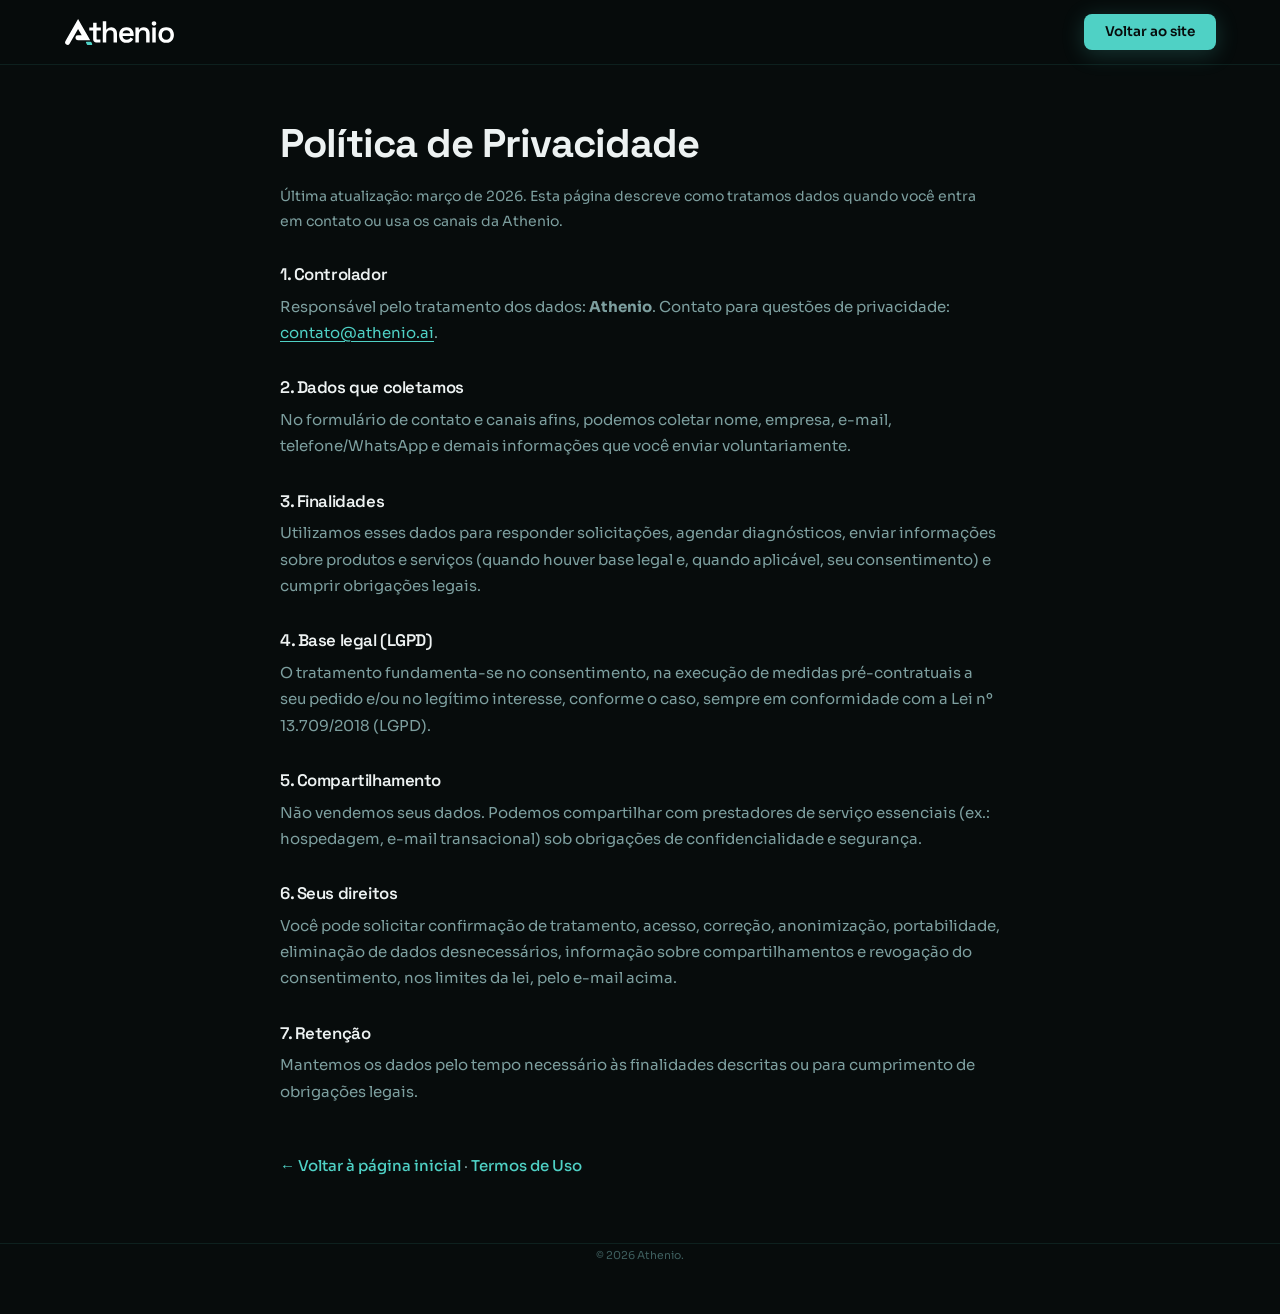
<file: privacidade.html>
<!DOCTYPE html>
<html lang="pt-BR">
<head>
    <link rel="icon" type="image/x-icon" href="favicon.ico">
  <meta charset="UTF-8">
  <meta name="viewport" content="width=device-width, initial-scale=1.0">
  <!-- Google Tag Manager -->
  <script>(function(w,d,s,l,i){w[l]=w[l]||[];w[l].push({'gtm.start':
  new Date().getTime(),event:'gtm.js'});var f=d.getElementsByTagName(s)[0],
  j=d.createElement(s),dl=l!='dataLayer'?'&l='+l:'';j.async=true;j.src=
  'https://www.googletagmanager.com/gtm.js?id='+i+dl;f.parentNode.insertBefore(j,f);
  })(window,document,'script','dataLayer','GTM-NG6MGQG7');</script>
  <!-- End Google Tag Manager -->
  <title>Política de Privacidade — Athenio</title>
  <meta name="description" content="Como a Athenio trata dados pessoais em conformidade com a LGPD.">
  <meta name="robots" content="index, follow">
  <link rel="icon" type="image/svg+xml" href="public/assets/logo.svg">
  <link rel="preconnect" href="https://fonts.googleapis.com">
  <link rel="preconnect" href="https://fonts.gstatic.com" crossorigin>
  <link href="https://fonts.googleapis.com/css2?family=Space+Grotesk:wght@400;600;700&family=Sora:wght@400;500&display=swap" rel="stylesheet">
  <link rel="stylesheet" href="css/styles.css?v=2">
</head>
<body>
  <!-- Google Tag Manager (noscript) -->
  <noscript><iframe src="https://www.googletagmanager.com/ns.html?id=GTM-NG6MGQG7" height="0" width="0" style="display:none;visibility:hidden" title="Google Tag Manager"></iframe></noscript>
  <!-- End Google Tag Manager (noscript) -->
  <nav class="navbar scrolled" aria-label="Navegação">
    <div class="container nav-inner legal-nav-inner">
      <a href="#" class="logo" aria-label="Athenio — página inicial">
        <img src="public/assets/logo-full.svg" alt="Athenio" height="28" style="width:auto">
      </a>
      <a href="index.html" class="btn btn-primary btn-sm">Voltar ao site</a>
    </div>
  </nav>

  <main id="legal-main" class="legal-page container">
    <h1>Política de Privacidade</h1>
    <p class="legal-lead">Última atualização: março de 2026. Esta página descreve como tratamos dados quando você entra em contato ou usa os canais da Athenio.</p>

    <h2>1. Controlador</h2>
    <p>Responsável pelo tratamento dos dados: <strong>Athenio</strong>. Contato para questões de privacidade: <a href="mailto:contato@athenio.ai">contato@athenio.ai</a>.</p>

    <h2>2. Dados que coletamos</h2>
    <p>No formulário de contato e canais afins, podemos coletar nome, empresa, e-mail, telefone/WhatsApp e demais informações que você enviar voluntariamente.</p>

    <h2>3. Finalidades</h2>
    <p>Utilizamos esses dados para responder solicitações, agendar diagnósticos, enviar informações sobre produtos e serviços (quando houver base legal e, quando aplicável, seu consentimento) e cumprir obrigações legais.</p>

    <h2>4. Base legal (LGPD)</h2>
    <p>O tratamento fundamenta-se no consentimento, na execução de medidas pré-contratuais a seu pedido e/ou no legítimo interesse, conforme o caso, sempre em conformidade com a Lei nº 13.709/2018 (LGPD).</p>

    <h2>5. Compartilhamento</h2>
    <p>Não vendemos seus dados. Podemos compartilhar com prestadores de serviço essenciais (ex.: hospedagem, e-mail transacional) sob obrigações de confidencialidade e segurança.</p>

    <h2>6. Seus direitos</h2>
    <p>Você pode solicitar confirmação de tratamento, acesso, correção, anonimização, portabilidade, eliminação de dados desnecessários, informação sobre compartilhamentos e revogação do consentimento, nos limites da lei, pelo e-mail acima.</p>

    <h2>7. Retenção</h2>
    <p>Mantemos os dados pelo tempo necessário às finalidades descritas ou para cumprimento de obrigações legais.</p>

    <p class="legal-back"><a href="index.html">← Voltar à página inicial</a> · <a href="termos.html">Termos de Uso</a></p>
  </main>

  <footer class="footer footer--legal" aria-label="Rodapé">
    <div class="container footer-bottom legal-footer-bottom">
      <p><small>© <time datetime="2026">2026</time> Athenio.</small></p>
    </div>
  </footer>
</body>
</html>
</file>
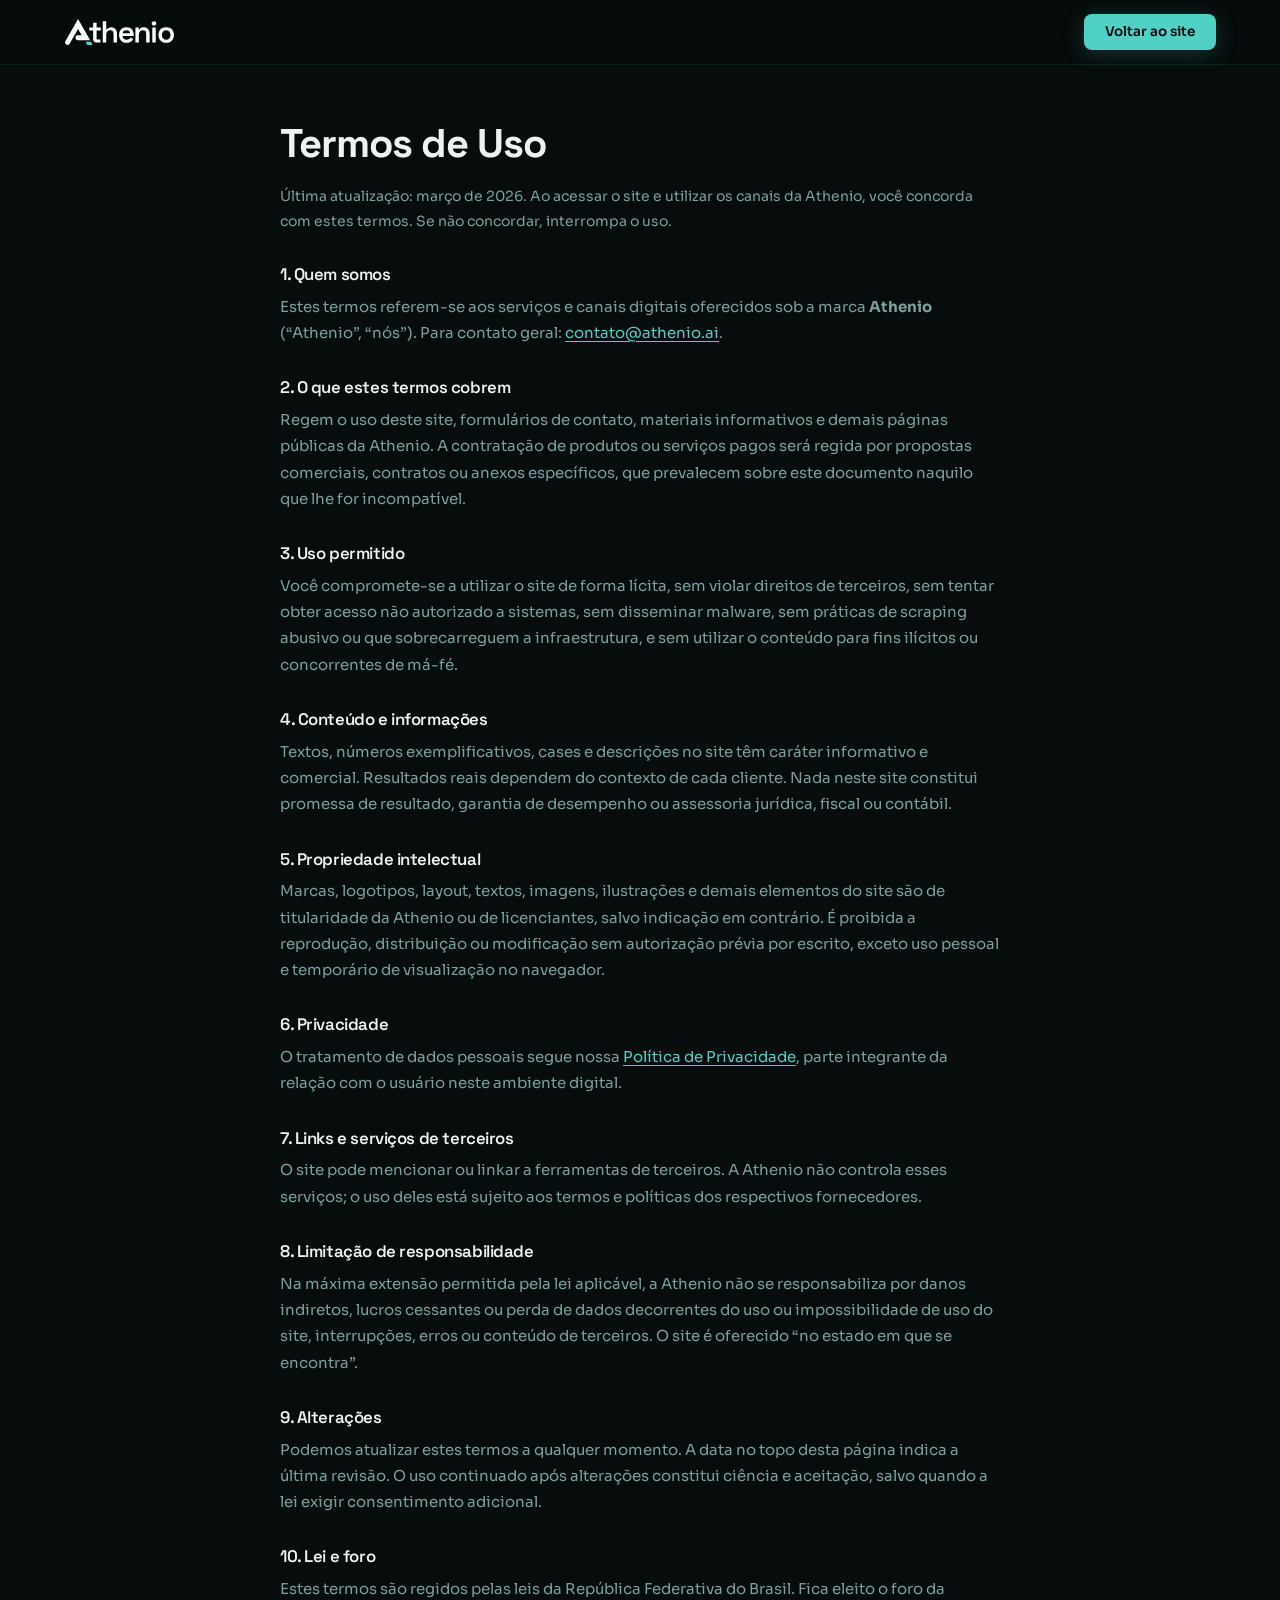
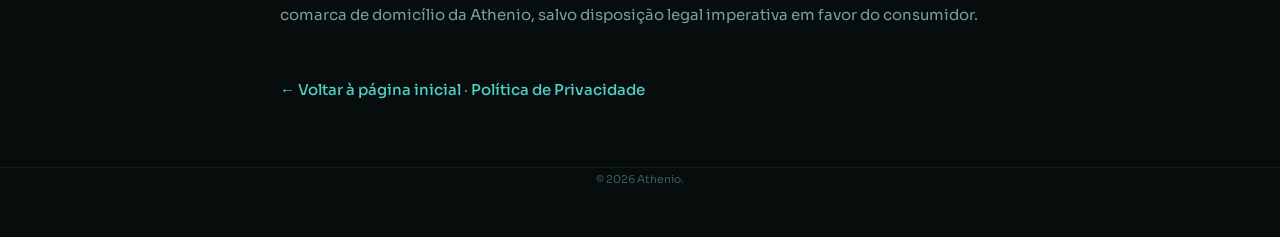
<file: termos.html>
<!DOCTYPE html>
<html lang="pt-BR">
<head>
    <link rel="icon" type="image/x-icon" href="favicon.ico">
  <meta charset="UTF-8">
  <meta name="viewport" content="width=device-width, initial-scale=1.0">
  <!-- Google Tag Manager -->
  <script>(function(w,d,s,l,i){w[l]=w[l]||[];w[l].push({'gtm.start':
  new Date().getTime(),event:'gtm.js'});var f=d.getElementsByTagName(s)[0],
  j=d.createElement(s),dl=l!='dataLayer'?'&l='+l:'';j.async=true;j.src=
  'https://www.googletagmanager.com/gtm.js?id='+i+dl;f.parentNode.insertBefore(j,f);
  })(window,document,'script','dataLayer','GTM-NG6MGQG7');</script>
  <!-- End Google Tag Manager -->
  <title>Termos de Uso — Athenio</title>
  <meta name="description" content="Termos e condições de uso do site e dos canais da Athenio.">
  <meta name="robots" content="index, follow">
  <link rel="icon" type="image/svg+xml" href="public/assets/logo.svg">
  <link rel="preconnect" href="https://fonts.googleapis.com">
  <link rel="preconnect" href="https://fonts.gstatic.com" crossorigin>
  <link href="https://fonts.googleapis.com/css2?family=Space+Grotesk:wght@400;600;700&family=Sora:wght@400;500&display=swap" rel="stylesheet">
  <link rel="stylesheet" href="css/styles.css?v=2">
</head>
<body>
  <!-- Google Tag Manager (noscript) -->
  <noscript><iframe src="https://www.googletagmanager.com/ns.html?id=GTM-NG6MGQG7" height="0" width="0" style="display:none;visibility:hidden" title="Google Tag Manager"></iframe></noscript>
  <!-- End Google Tag Manager (noscript) -->
  <nav class="navbar scrolled" aria-label="Navegação">
    <div class="container nav-inner legal-nav-inner">
      <a href="#" class="logo" aria-label="Athenio — página inicial">
        <img src="public/assets/logo-full.svg" alt="Athenio" height="28" style="width:auto">
      </a>
      <a href="index.html" class="btn btn-primary btn-sm">Voltar ao site</a>
    </div>
  </nav>

  <main id="legal-main" class="legal-page container">
    <h1>Termos de Uso</h1>
    <p class="legal-lead">Última atualização: março de 2026. Ao acessar o site e utilizar os canais da Athenio, você concorda com estes termos. Se não concordar, interrompa o uso.</p>

    <h2>1. Quem somos</h2>
    <p>Estes termos referem-se aos serviços e canais digitais oferecidos sob a marca <strong>Athenio</strong> (“Athenio”, “nós”). Para contato geral: <a href="mailto:contato@athenio.ai">contato@athenio.ai</a>.</p>

    <h2>2. O que estes termos cobrem</h2>
    <p>Regem o uso deste site, formulários de contato, materiais informativos e demais páginas públicas da Athenio. A contratação de produtos ou serviços pagos será regida por propostas comerciais, contratos ou anexos específicos, que prevalecem sobre este documento naquilo que lhe for incompatível.</p>

    <h2>3. Uso permitido</h2>
    <p>Você compromete-se a utilizar o site de forma lícita, sem violar direitos de terceiros, sem tentar obter acesso não autorizado a sistemas, sem disseminar malware, sem práticas de scraping abusivo ou que sobrecarreguem a infraestrutura, e sem utilizar o conteúdo para fins ilícitos ou concorrentes de má-fé.</p>

    <h2>4. Conteúdo e informações</h2>
    <p>Textos, números exemplificativos, cases e descrições no site têm caráter informativo e comercial. Resultados reais dependem do contexto de cada cliente. Nada neste site constitui promessa de resultado, garantia de desempenho ou assessoria jurídica, fiscal ou contábil.</p>

    <h2>5. Propriedade intelectual</h2>
    <p>Marcas, logotipos, layout, textos, imagens, ilustrações e demais elementos do site são de titularidade da Athenio ou de licenciantes, salvo indicação em contrário. É proibida a reprodução, distribuição ou modificação sem autorização prévia por escrito, exceto uso pessoal e temporário de visualização no navegador.</p>

    <h2>6. Privacidade</h2>
    <p>O tratamento de dados pessoais segue nossa <a href="privacidade.html">Política de Privacidade</a>, parte integrante da relação com o usuário neste ambiente digital.</p>

    <h2>7. Links e serviços de terceiros</h2>
    <p>O site pode mencionar ou linkar a ferramentas de terceiros. A Athenio não controla esses serviços; o uso deles está sujeito aos termos e políticas dos respectivos fornecedores.</p>

    <h2>8. Limitação de responsabilidade</h2>
    <p>Na máxima extensão permitida pela lei aplicável, a Athenio não se responsabiliza por danos indiretos, lucros cessantes ou perda de dados decorrentes do uso ou impossibilidade de uso do site, interrupções, erros ou conteúdo de terceiros. O site é oferecido “no estado em que se encontra”.</p>

    <h2>9. Alterações</h2>
    <p>Podemos atualizar estes termos a qualquer momento. A data no topo desta página indica a última revisão. O uso continuado após alterações constitui ciência e aceitação, salvo quando a lei exigir consentimento adicional.</p>

    <h2>10. Lei e foro</h2>
    <p>Estes termos são regidos pelas leis da República Federativa do Brasil. Fica eleito o foro da comarca de domicílio da Athenio, salvo disposição legal imperativa em favor do consumidor.</p>

    <p class="legal-back"><a href="index.html">← Voltar à página inicial</a> · <a href="privacidade.html">Política de Privacidade</a></p>
  </main>

  <footer class="footer footer--legal" aria-label="Rodapé">
    <div class="container footer-bottom legal-footer-bottom">
      <p><small>© <time datetime="2026">2026</time> Athenio.</small></p>
    </div>
  </footer>
</body>
</html>
</file>
<file: css/styles.css>
/* ============================================================
   ATHENIOS — LANDING PAGE STYLES
   Fonts: Space Grotesk (titles) · Sora (body)
   Brand: #0F3D3E · #1F4E5F · #3A3F45
   ============================================================ */

/* ----------------------------------------------------------
   BRAND FONTS — self-hosted from official company CDNs
   ---------------------------------------------------------- */
/* Degular Display (Zapier) */
@font-face {
  font-family: 'Degular Display';
  font-weight: 500;
  font-style: normal;
  font-display: swap;
  src: url('../public/assets/fonts/DegularDisplay-Medium.woff2') format('woff2');
}
@font-face {
  font-family: 'Degular Display';
  font-weight: 600;
  font-style: normal;
  font-display: swap;
  src: url('../public/assets/fonts/DegularDisplay-Semibold.woff2') format('woff2');
}

/* Geomanist (n8n) */
@font-face {
  font-family: 'Geomanist';
  font-weight: 700;
  font-style: normal;
  font-display: swap;
  src: url('../public/assets/fonts/Geomanist-Bold.woff2') format('woff2');
}

/* TOTVS (TOTVS) */
@font-face {
  font-family: 'TOTVS';
  font-weight: 400;
  font-style: normal;
  font-display: swap;
  src: url('../public/assets/fonts/TOTVS-Regular.woff2') format('woff2');
}
@font-face {
  font-family: 'TOTVS';
  font-weight: 600;
  font-style: normal;
  font-display: swap;
  src: url('../public/assets/fonts/TOTVS-SemiBold.woff2') format('woff2');
}
@font-face {
  font-family: 'TOTVS';
  font-weight: 700;
  font-style: normal;
  font-display: swap;
  src: url('../public/assets/fonts/TOTVS-Bold.woff2') format('woff2');
}

/* Visually hidden — accessible to screen readers and search engines */
.sr-only {
  position: absolute;
  width: 1px;
  height: 1px;
  padding: 0;
  margin: -1px;
  overflow: hidden;
  clip: rect(0, 0, 0, 0);
  white-space: nowrap;
  border-width: 0;
}

/* Skip link — visível apenas ao focar (teclado) */
.skip-link {
  position: fixed;
  top: 0;
  left: 16px;
  z-index: 1000;
  padding: 12px 20px;
  background: var(--accent);
  color: #070C0C;
  font-family: var(--font-body);
  font-size: 14px;
  font-weight: 600;
  border-radius: var(--r-sm);
  box-shadow: 0 8px 24px rgba(0, 0, 0, 0.35);
  transform: translateY(-120%);
  transition: transform 0.2s var(--ease-out);
}
.skip-link:focus {
  outline: none;
}
.skip-link:focus-visible {
  transform: translateY(16px);
  outline: 3px solid var(--text-primary);
  outline-offset: 3px;
}

/* Foco visível — teclado e leitores */
:focus:not(:focus-visible) {
  outline: none;
}
:focus-visible {
  outline: 2px solid var(--accent);
  outline-offset: 3px;
}
.btn:focus-visible {
  outline: 2px solid #E6FFFA;
  outline-offset: 3px;
}
.btn-primary:focus-visible {
  outline-color: #fff;
}
.menu-toggle:focus-visible,
.sticky-bar-close:focus-visible,
.whatsapp-fab:focus-visible {
  outline: 2px solid var(--accent);
  outline-offset: 3px;
}
.lead-form input:focus-visible {
  outline: 2px solid var(--accent);
  outline-offset: 2px;
}
.lead-consent input[type="checkbox"]:focus-visible {
  outline: 2px solid var(--accent);
  outline-offset: 2px;
}
.faq-question:focus-visible {
  outline: 2px solid var(--accent);
  outline-offset: -2px;
  border-radius: var(--r-sm);
}

/* ----------------------------------------------------------
   1. CUSTOM PROPERTIES
   ---------------------------------------------------------- */
:root {
  /* Brand */
  --brand-primary:   #0F3D3E;
  --brand-secondary: #1F4E5F;
  --brand-tertiary:  #3A3F45;

  /* Backgrounds */
  --bg-base:     #070C0C;
  --bg-elevated: #0C1818;
  --bg-surface:  rgba(15, 61, 62, 0.35);

  /* Accent */
  --accent:      #4FD1C5;
  --accent-soft: rgba(79, 209, 197, 0.18);
  --accent-glow: rgba(79, 209, 197, 0.28);

  /* Text */
  --text-primary: #EDF2F2;
  --text-muted:   #7D9F9F;
  --text-subtle:  #3E5E5E;

  /* Borders */
  --border:       rgba(79, 209, 197, 0.10);
  --border-strong: rgba(79, 209, 197, 0.22);

  /* Typography */
  --font-title: 'Space Grotesk', sans-serif;
  --font-body:  'Sora', sans-serif;

  /* Spacing */
  --section-y:   120px;
  --max-width:   1200px;
  --gutter:      24px;

  /* Radii */
  --r-sm:  8px;
  --r-md:  14px;
  --r-lg:  22px;
  --r-xl:  32px;
  --r-pill: 100px;

  /* Motion */
  --ease:  0.3s ease;
  --ease-out: cubic-bezier(0.16, 1, 0.3, 1);
}

/* ----------------------------------------------------------
   2. RESET & BASE
   ---------------------------------------------------------- */
*, *::before, *::after {
  box-sizing: border-box;
  margin: 0;
  padding: 0;
}

html {
  -webkit-text-size-adjust: 100%;
}
@media (prefers-reduced-motion: no-preference) {
  html {
    scroll-behavior: smooth;
  }
}

body {
  font-family: var(--font-body);
  font-size: 16px;
  line-height: 1.65;
  color: var(--text-primary);
  background-color: var(--bg-base);
  overflow-x: hidden;
  -webkit-font-smoothing: antialiased;
  -moz-osx-font-smoothing: grayscale;
}

img, svg { display: block; max-width: 100%; }
a { color: inherit; text-decoration: none; }
ul { list-style: none; }
button { font-family: inherit; cursor: pointer; background: none; border: none; }

/* ----------------------------------------------------------
   3. TYPOGRAPHY
   ---------------------------------------------------------- */
h1, h2, h3, h4, h5, h6 {
  font-family: var(--font-title);
  font-weight: 700;
  line-height: 1.12;
  letter-spacing: -0.025em;
  color: var(--text-primary);
}

h1 { font-size: clamp(40px, 6.5vw, 76px); }
h2 { font-size: clamp(30px, 4.5vw, 54px); }
h3 { font-size: clamp(18px, 2vw, 24px); }

p { font-family: var(--font-body); }

.text-gradient {
  background: linear-gradient(130deg, #4FD1C5 0%, #81E6D9 30%, #E6FFFA 58%, #4FD1C5 100%);
  background-size: 200% auto;
  -webkit-background-clip: text;
  -webkit-text-fill-color: transparent;
  background-clip: text;
  animation: gradient-shift 5s ease infinite;
}

/* ----------------------------------------------------------
   4. LAYOUT
   ---------------------------------------------------------- */
.container {
  max-width: var(--max-width);
  margin: 0 auto;
  padding: 0 var(--gutter);
}

section { padding: var(--section-y) 0; }

/* ----------------------------------------------------------
   5. SCROLL ANIMATIONS
   ---------------------------------------------------------- */
[data-animate] {
  opacity: 0;
  transform: translateY(28px);
  transition: opacity 0.75s var(--ease-out), transform 0.75s var(--ease-out);
}
[data-animate].visible {
  opacity: 1;
  transform: none;
}

.products-grid     [data-animate]:nth-child(2),
.features-grid     [data-animate]:nth-child(2),
.stats-grid        [data-animate]:nth-child(2),
.steps-grid        [data-animate]:nth-child(2),
.testimonials-grid [data-animate]:nth-child(2) { transition-delay: 0.08s; }

.products-grid     [data-animate]:nth-child(3),
.features-grid     [data-animate]:nth-child(3),
.stats-grid        [data-animate]:nth-child(3),
.steps-grid        [data-animate]:nth-child(3),
.testimonials-grid [data-animate]:nth-child(3) { transition-delay: 0.16s; }

.features-grid [data-animate]:nth-child(4),
.stats-grid    [data-animate]:nth-child(4) { transition-delay: 0.24s; }

/* ----------------------------------------------------------
   6. KEYFRAMES
   ---------------------------------------------------------- */
@keyframes pulse-orb {
  0%, 100% { opacity: 0.55; transform: scale(1); }
  50%       { opacity: 0.85; transform: scale(1.08); }
}

@keyframes blink {
  0%, 100% { opacity: 1; }
  50%       { opacity: 0.3; }
}

@keyframes drop {
  0%   { transform: scaleY(0); opacity: 0; transform-origin: top; }
  50%  { opacity: 1; }
  100% { transform: scaleY(1); opacity: 0.4; transform-origin: top; }
}

@keyframes gradient-shift {
  0%, 100% { background-position: 0% center; }
  50%       { background-position: 100% center; }
}

@keyframes marquee {
  from { transform: translateX(0); }
  to   { transform: translateX(-50%); }
}

/* ----------------------------------------------------------
   7. BUTTONS
   ---------------------------------------------------------- */
.btn {
  display: inline-flex;
  align-items: center;
  justify-content: center;
  gap: 8px;
  padding: 13px 26px;
  border-radius: var(--r-md);
  font-family: var(--font-body);
  font-size: 15px;
  font-weight: 500;
  line-height: 1;
  transition: var(--ease);
  white-space: nowrap;
  border: 1px solid transparent;
}

.btn-sm  { padding: 10px 20px; font-size: 13.5px; border-radius: var(--r-sm); }
.btn-lg  { padding: 16px 34px; font-size: 16px; }

.btn-primary {
  background: var(--accent);
  color: #070C0C;
  font-weight: 600;
  box-shadow: 0 4px 22px rgba(79, 209, 197, 0.22);
}
.btn-primary:hover {
  background: #7DE8DF;
  transform: translateY(-2px);
  box-shadow: 0 8px 28px var(--accent-glow);
}

.btn-ghost {
  color: var(--text-primary);
  background: transparent;
}
.btn-ghost:hover {
  color: var(--accent);
}

.btn-outline {
  border-color: var(--border-strong);
  color: var(--text-primary);
  background: transparent;
}
.btn-outline:hover {
  border-color: var(--accent);
  color: var(--accent);
  background: var(--accent-soft);
}

/* ----------------------------------------------------------
   8. SHARED SECTION HEADER
   ---------------------------------------------------------- */
.section-tag {
  display: inline-flex;
  align-items: center;
  gap: 10px;
  font-family: var(--font-body);
  font-size: 11.5px;
  font-weight: 600;
  color: var(--accent);
  text-transform: uppercase;
  letter-spacing: 0.12em;
  margin-bottom: 16px;
}
.section-tag::before {
  content: '';
  width: 22px;
  height: 1px;
  background: var(--accent);
  flex-shrink: 0;
}

.section-header {
  text-align: center;
  max-width: 620px;
  margin: 0 auto 72px;
}
.section-header h2 { margin-bottom: 16px; }
.section-header p  {
  font-size: 17px;
  color: var(--text-muted);
  line-height: 1.7;
}

/* ----------------------------------------------------------
   9. NAVBAR
   ---------------------------------------------------------- */
.navbar {
  position: fixed;
  inset: 0 0 auto;
  z-index: 100;
  padding: 22px 0;
  transition: padding var(--ease), background var(--ease), border-color var(--ease);
}
.navbar.scrolled {
  padding: 14px 0;
  background: rgba(7, 12, 12, 0.88);
  backdrop-filter: blur(20px);
  -webkit-backdrop-filter: blur(20px);
  border-bottom: 1px solid var(--border);
}

.nav-inner {
  display: flex;
  align-items: center;
  gap: 36px;
}

.logo {
  display: inline-flex;
  align-items: center;
  gap: 10px;
  flex-shrink: 0;
}
.logo-text {
  font-family: var(--font-title);
  font-size: 17px;
  font-weight: 700;
  letter-spacing: 0.1em;
}

.nav-links {
  display: flex;
  align-items: center;
  gap: 22px;
  margin-left: auto;
}
@media (min-width: 1280px) {
  .nav-links { gap: 28px; }
}
@media (max-width: 1100px) {
  .nav-links { gap: 14px; }
  .nav-links > li > a { font-size: 13px; }
}
.nav-links > li > a {
  font-family: var(--font-body);
  font-size: 14px;
  font-weight: 500;
  color: var(--text-muted);
  transition: color var(--ease);
}
.nav-links > li > a:hover,
.nav-links > li > a.active { color: var(--text-primary); }

/* Mobile-only CTA inside nav-links — hidden on desktop */
.nav-cta-mobile { display: none; }

.menu-toggle {
  display: none;
  flex-direction: column;
  justify-content: center;
  gap: 5px;
  width: 36px;
  height: 36px;
  padding: 6px;
  margin-left: auto;
  position: relative;
  z-index: 101;
}
.menu-toggle span {
  display: block;
  width: 20px;
  height: 1.5px;
  background: var(--text-primary);
  border-radius: 2px;
  transition: transform var(--ease), opacity var(--ease);
  transform-origin: center;
}

/* ----------------------------------------------------------
   10. HERO
   ---------------------------------------------------------- */
.hero {
  position: relative;
  min-height: 100svh;
  display: flex;
  align-items: center;
  padding: 140px 0 100px;
  overflow: hidden;
}

/* Background layers */
.hero-bg {
  position: absolute;
  inset: 0;
  z-index: 0;
  pointer-events: none;
}

.orb {
  position: absolute;
  border-radius: 50%;
  filter: blur(90px);
}
.orb-1 {
  width: 640px; height: 640px;
  background: radial-gradient(circle, rgba(15, 61, 62, 0.9) 0%, transparent 65%);
  top: -160px; left: -160px;
  animation: pulse-orb 9s ease infinite;
}
.orb-2 {
  width: 520px; height: 520px;
  background: radial-gradient(circle, rgba(31, 78, 95, 0.7) 0%, transparent 65%);
  top: 15%; right: -140px;
  animation: pulse-orb 12s ease infinite 3s;
}
.orb-3 {
  width: 480px; height: 480px;
  background: radial-gradient(circle, rgba(79, 209, 197, 0.13) 0%, transparent 65%);
  bottom: 5%; left: 28%;
  animation: pulse-orb 15s ease infinite 6s;
}

.grid-pattern {
  position: absolute;
  inset: 0;
  background-image:
    linear-gradient(rgba(79, 209, 197, 0.04) 1px, transparent 1px),
    linear-gradient(90deg, rgba(79, 209, 197, 0.04) 1px, transparent 1px);
  background-size: 64px 64px;
  -webkit-mask-image: radial-gradient(ellipse 85% 85% at 50% 50%, black 30%, transparent 80%);
  mask-image: radial-gradient(ellipse 85% 85% at 50% 50%, black 30%, transparent 80%);
}

/* Hero content */
.hero-content {
  position: relative;
  z-index: 1;
  display: grid;
  grid-template-columns: 1fr 1fr;
  gap: 64px;
  align-items: center;
  max-width: 100%;
  margin: 0 auto;
}

.hero-text {
  text-align: left;
}

/* ----------------------------------------------------------
   Hero Visual — Dashboard Mockup
   ---------------------------------------------------------- */
.hero-visual {
  position: relative;
  z-index: 1;
}

.hero-visual::before {
  content: '';
  position: absolute;
  inset: -60px;
  background: radial-gradient(ellipse 80% 80% at 70% 50%, rgba(79, 209, 197, 0.07) 0%, transparent 70%);
  pointer-events: none;
  z-index: -1;
}

.dashboard-mockup {
  background: rgba(12, 24, 24, 0.92);
  border: 1px solid var(--border-strong);
  border-radius: var(--r-xl);
  padding: 20px;
  box-shadow: 0 40px 100px rgba(0,0,0,0.55), 0 0 0 1px rgba(79, 209, 197, 0.06);
  position: relative;
  overflow: hidden;
}

.dashboard-mockup::before {
  content: '';
  position: absolute;
  top: 0; left: 10%; right: 10%;
  height: 1px;
  background: linear-gradient(90deg, transparent, rgba(79, 209, 197, 0.65), transparent);
}

.dash-header {
  display: flex;
  align-items: center;
  justify-content: space-between;
  margin-bottom: 14px;
  padding-bottom: 12px;
  border-bottom: 1px solid var(--border);
}

.dash-title {
  font-family: var(--font-title);
  font-size: 12.5px;
  font-weight: 600;
  color: var(--text-primary);
}

.dash-live {
  display: flex;
  align-items: center;
  gap: 6px;
  font-size: 10.5px;
  color: var(--accent);
  font-weight: 500;
}

.dash-live-dot {
  width: 5px; height: 5px;
  border-radius: 50%;
  background: var(--accent);
  animation: blink 2s ease infinite;
}

.dash-stats {
  display: grid;
  grid-template-columns: repeat(3, 1fr);
  gap: 8px;
  margin-bottom: 12px;
}

.dash-stat {
  background: rgba(15, 61, 62, 0.45);
  border: 1px solid var(--border);
  border-radius: var(--r-md);
  padding: 10px 12px;
}

.dash-stat-label {
  display: block;
  font-size: 9px;
  color: var(--text-subtle);
  text-transform: uppercase;
  letter-spacing: 0.07em;
  margin-bottom: 5px;
}

.dash-stat-value {
  display: block;
  font-family: var(--font-title);
  font-size: 18px;
  font-weight: 700;
  color: var(--text-primary);
  line-height: 1;
  margin-bottom: 3px;
}

.dash-stat-delta {
  font-size: 10px;
  color: #68D391;
  font-weight: 600;
}

.dash-chart {
  background: rgba(15, 61, 62, 0.3);
  border: 1px solid var(--border);
  border-radius: var(--r-md);
  padding: 12px;
  margin-bottom: 12px;
}

.dash-chart-label {
  font-size: 9.5px;
  color: var(--text-subtle);
  text-transform: uppercase;
  letter-spacing: 0.08em;
  margin-bottom: 12px;
}

.dash-bars {
  display: flex;
  align-items: flex-end;
  gap: 5px;
  height: 52px;
  padding-bottom: 18px;
}

.dash-bar {
  flex: 1;
  background: rgba(79, 209, 197, 0.22);
  border-radius: 3px 3px 0 0;
  height: var(--h);
  position: relative;
  min-height: 6px;
}

.dash-bar--today {
  background: var(--accent);
}

.dash-bar span {
  position: absolute;
  bottom: -15px;
  left: 50%;
  transform: translateX(-50%);
  font-size: 8.5px;
  color: var(--text-subtle);
  white-space: nowrap;
}

.dash-activity-label {
  font-size: 9.5px;
  color: var(--text-subtle);
  text-transform: uppercase;
  letter-spacing: 0.08em;
  margin-bottom: 8px;
}

.dash-activity-item {
  display: flex;
  align-items: center;
  gap: 8px;
  padding: 7px 0;
  border-bottom: 1px solid var(--border);
}

.dash-activity-item:last-child { border-bottom: none; }

.dash-activity-dot {
  width: 5px; height: 5px;
  border-radius: 50%;
  flex-shrink: 0;
}

.dash-activity-dot--ok   { background: #68D391; }
.dash-activity-dot--warn { background: #F6AD55; }

.dash-activity-text {
  flex: 1;
  font-size: 11px;
  color: var(--text-muted);
}

.dash-activity-time {
  font-size: 9.5px;
  color: var(--text-subtle);
  white-space: nowrap;
}

.hero-badge {
  display: inline-flex;
  align-items: center;
  gap: 10px;
  padding: 9px 18px;
  border: 1px solid var(--border-strong);
  border-radius: var(--r-pill);
  font-family: var(--font-body);
  font-size: 13px;
  font-weight: 500;
  color: var(--text-muted);
  background: rgba(15, 61, 62, 0.4);
  backdrop-filter: blur(8px);
  margin-bottom: 32px;
}
.badge-dot {
  width: 6px; height: 6px;
  border-radius: 50%;
  background: var(--accent);
  flex-shrink: 0;
  animation: blink 2.5s ease infinite;
}

.hero-title  { margin-bottom: 24px; }
.hero-subtitle {
  font-size: clamp(16px, 2vw, 19px);
  color: var(--text-muted);
  line-height: 1.75;
  margin-bottom: 44px;
  max-width: 520px;
}

.hero-actions {
  display: flex;
  align-items: center;
  justify-content: flex-start;
  gap: 14px;
  flex-wrap: wrap;
}

.hero-trust {
  display: flex;
  align-items: center;
  justify-content: flex-start;
  gap: 28px;
  flex-wrap: wrap;
  margin-top: 36px;
}
.hero-trust span {
  font-family: var(--font-body);
  font-size: 12.5px;
  font-weight: 500;
  color: var(--text-subtle);
  letter-spacing: 0.04em;
}

/* Scroll hint */
.scroll-hint {
  position: absolute;
  bottom: 40px;
  left: 50%;
  transform: translateX(-50%);
  z-index: 1;
}
.scroll-line {
  width: 1px;
  height: 56px;
  background: linear-gradient(to bottom, transparent, var(--accent));
  animation: drop 2.4s ease infinite;
}

/* ----------------------------------------------------------
   11. LOGOS BAR
   ---------------------------------------------------------- */
.logos-bar {
  padding: 44px 0;
  border-top: 1px solid var(--border);
  border-bottom: 1px solid var(--border);
  background: rgba(15, 61, 62, 0.12);
}
.logos-label {
  text-align: center;
  font-size: 12px;
  font-weight: 500;
  color: var(--text-subtle);
  text-transform: uppercase;
  letter-spacing: 0.12em;
  margin-bottom: 28px;
}
.logos-overflow {
  overflow: hidden;
  -webkit-mask-image: linear-gradient(90deg, transparent, black 10%, black 90%, transparent);
  mask-image: linear-gradient(90deg, transparent, black 10%, black 90%, transparent);
}
.logos-track {
  display: flex;
  align-items: center;
  gap: 64px;
  width: max-content;
  animation: marquee 28s linear infinite;
}
.logos-overflow:hover .logos-track {
  animation-play-state: paused;
}
.logos-track .logo-item {
  display: flex;
  align-items: center;
  gap: 10px;
  flex-shrink: 0;
  opacity: 0.75;
  transition: opacity var(--ease);
}
.logos-track .logo-item:hover { opacity: 1; }
.logos-track .logo-item img,
.logos-track .logo-item svg {
  display: block;
  flex-shrink: 0;
}
.logos-track .logo-item span {
  font-size: 13.5px;
  font-weight: 700;
  letter-spacing: 0.04em;
  white-space: nowrap;
}

/* Per-brand fonts & colors — sourced from official brand guidelines */
/* Zapier: #FF6B00 — Degular Display (fonte oficial, self-hosted) */
.logos-track .logo-item[data-brand="zapier"] span     { font-family: 'Degular Display', sans-serif; font-weight: 600; color: #FF6B00; }
/* n8n: #EE4F27 — Geomanist (fonte oficial, self-hosted) */
.logos-track .logo-item[data-brand="n8n"] span        { font-family: 'Geomanist', sans-serif; font-weight: 700; color: #EE4F27; }
/* HubSpot: #FF7A59 — Lexend (fonte oficial HubSpot, Google Fonts) */
.logos-track .logo-item[data-brand="hubspot"] span    { font-family: 'Lexend', sans-serif; color: #FF7A59; }
/* Salesforce: #00A1E0 — Source Sans 3 (≈ Salesforce Sans, fonte não pública) */
.logos-track .logo-item[data-brand="salesforce"] span { font-family: 'Source Sans 3', sans-serif; color: #00A1E0; }
/* Slack: #ECB22E — DM Sans (≈ Circular Pro, fonte não pública) */
.logos-track .logo-item[data-brand="slack"] span      { font-family: 'DM Sans', sans-serif; color: #ECB22E; }
/* WhatsApp: #25D366 — DM Sans */
.logos-track .logo-item[data-brand="whatsapp"] span   { font-family: 'DM Sans', sans-serif; color: #25D366; }
/* SAP: #008FD3 — Ubuntu (≈ SAP72, fonte não pública) */
.logos-track .logo-item[data-brand="sap"] span        { font-family: 'Ubuntu', sans-serif; color: #008FD3; }
/* TOTVS: #00DBFF — TOTVS (fonte oficial, self-hosted) */
.logos-track .logo-item[data-brand="totvs"] span      { font-family: 'TOTVS', sans-serif; font-weight: 700; color: #00DBFF; }

/* ----------------------------------------------------------
   12. PRODUCTS
   ---------------------------------------------------------- */
.products { background: var(--bg-elevated); }

.products-grid {
  display: grid;
  grid-template-columns: 1fr 1.08fr 1fr;
  gap: 22px;
  align-items: start;
}

.product-card {
  position: relative;
  padding: 36px;
  border: 1px solid var(--border);
  border-radius: var(--r-lg);
  background: rgba(15, 61, 62, 0.18);
  transition: transform var(--ease), border-color var(--ease), box-shadow var(--ease);
  overflow: hidden;
}
.product-card::after {
  content: '';
  position: absolute;
  inset: 0;
  border-radius: inherit;
  background: linear-gradient(135deg, rgba(79,209,197,0.06) 0%, transparent 55%);
  opacity: 0;
  transition: opacity var(--ease);
  pointer-events: none;
}
.product-card:hover {
  border-color: var(--border-strong);
  transform: translateY(-5px);
  box-shadow: 0 24px 64px rgba(0,0,0,0.35);
}
.product-card:hover::after { opacity: 1; }

.product-card--featured {
  border-color: rgba(79, 209, 197, 0.28);
  background: rgba(31, 78, 95, 0.28);
  box-shadow: 0 0 0 1px rgba(79, 209, 197, 0.08),
              0 32px 80px rgba(0, 0, 0, 0.3),
              0 0 80px rgba(79, 209, 197, 0.06);
}
.product-card--featured::before {
  content: '';
  position: absolute;
  top: 0; left: 12%; right: 12%;
  height: 1px;
  background: linear-gradient(90deg, transparent, rgba(79, 209, 197, 0.85), transparent);
}

.product-badge {
  position: absolute;
  top: 18px; right: 18px;
  padding: 4px 12px;
  background: var(--accent);
  color: #070C0C;
  border-radius: var(--r-pill);
  font-family: var(--font-body);
  font-size: 10.5px;
  font-weight: 700;
  letter-spacing: 0.06em;
  text-transform: uppercase;
}

.product-icon {
  display: flex;
  align-items: center;
  justify-content: center;
  width: 52px; height: 52px;
  border-radius: var(--r-sm);
  background: var(--accent-soft);
  color: var(--accent);
  margin-bottom: 20px;
}

.product-tag {
  display: inline-block;
  font-family: var(--font-body);
  font-size: 11px;
  font-weight: 600;
  color: var(--accent);
  text-transform: uppercase;
  letter-spacing: 0.12em;
  margin-bottom: 10px;
}

.product-card h3 { margin-bottom: 12px; }

.product-card > p {
  font-size: 14.5px;
  color: var(--text-muted);
  line-height: 1.7;
  margin-bottom: 24px;
}
.product-card > p strong {
  color: var(--accent);
  font-weight: 600;
}

.product-features {
  margin-bottom: 28px;
  display: flex;
  flex-direction: column;
  gap: 0;
}
.product-features li {
  display: flex;
  align-items: center;
  gap: 10px;
  font-family: var(--font-body);
  font-size: 13.5px;
  color: var(--text-muted);
  padding: 9px 0;
  border-bottom: 1px solid var(--border);
}
.product-features li::before {
  content: '';
  width: 4px; height: 4px;
  border-radius: 50%;
  background: var(--accent);
  flex-shrink: 0;
}

.product-link {
  font-family: var(--font-body);
  font-size: 13.5px;
  font-weight: 500;
  color: var(--accent);
  transition: opacity var(--ease);
}
.product-link:hover { opacity: 0.7; }

/* ----------------------------------------------------------
   13. FEATURES
   ---------------------------------------------------------- */
.features { background: var(--bg-base); }

.features-grid {
  display: grid;
  grid-template-columns: repeat(4, 1fr);
  gap: 20px;
  counter-reset: feature-counter;
}

.feature-item {
  position: relative;
  padding: 30px 24px;
  border: 1px solid var(--border);
  border-radius: var(--r-lg);
  background: rgba(58, 63, 69, 0.12);
  transition: border-color var(--ease), background var(--ease), transform var(--ease);
  counter-increment: feature-counter;
}
.feature-item::after {
  content: '0' counter(feature-counter);
  position: absolute;
  top: 22px; right: 20px;
  font-family: var(--font-title);
  font-size: 11px;
  font-weight: 700;
  color: var(--text-subtle);
  letter-spacing: 0.05em;
}
.feature-item:hover {
  border-color: var(--border-strong);
  background: rgba(58, 63, 69, 0.24);
  transform: translateY(-3px);
}

.feature-icon {
  display: flex;
  align-items: center;
  justify-content: center;
  width: 46px; height: 46px;
  border-radius: var(--r-sm);
  background: var(--accent-soft);
  color: var(--accent);
  margin-bottom: 18px;
}

.feature-item h3  { font-size: 17px; margin-bottom: 10px; }
.feature-item p   { font-size: 14px; color: var(--text-muted); line-height: 1.7; }

/* ----------------------------------------------------------
   14. STATS
   ---------------------------------------------------------- */
.stats {
  background: var(--bg-elevated);
  padding: 88px 0;
}

.stats-grid {
  display: grid;
  grid-template-columns: repeat(4, 1fr);
  gap: 20px;
}

.stat-item {
  position: relative;
  text-align: center;
  padding: 44px 20px 36px;
  border: 1px solid var(--border);
  border-radius: var(--r-lg);
  background: rgba(15, 61, 62, 0.18);
  overflow: hidden;
}
.stat-item::before {
  content: '';
  position: absolute;
  top: 0; left: 15%; right: 15%;
  height: 1px;
  background: linear-gradient(90deg, transparent, var(--accent), transparent);
}

.stat-value {
  display: flex;
  align-items: baseline;
  justify-content: center;
  gap: 2px;
  margin-bottom: 10px;
}
.stat-number {
  font-family: var(--font-title);
  font-size: clamp(40px, 5vw, 62px);
  font-weight: 700;
  line-height: 1;
  color: var(--text-primary);
}
.stat-suffix {
  font-family: var(--font-title);
  font-size: clamp(26px, 3vw, 42px);
  font-weight: 700;
  line-height: 1;
  color: var(--accent);
}
.stat-item p {
  font-size: 13.5px;
  color: var(--text-muted);
}

/* ----------------------------------------------------------
   12b. HOW IT WORKS
   ---------------------------------------------------------- */
.how-it-works { background: var(--bg-elevated); }

.steps-grid {
  display: grid;
  grid-template-columns: 1fr auto 1fr auto 1fr;
  gap: 0 16px;
  align-items: start;
}

.step-sep {
  display: flex;
  align-items: flex-start;
  justify-content: center;
  padding-top: 100px;
  color: rgba(79, 209, 197, 0.45);
}

.step {
  position: relative;
  padding: 40px 32px 36px;
  border: 1px solid var(--border);
  border-radius: var(--r-lg);
  background: rgba(15, 61, 62, 0.14);
  text-align: center;
  transition: border-color var(--ease), transform var(--ease);
}
.step:hover {
  border-color: var(--border-strong);
  transform: translateY(-4px);
}

.step-num {
  font-family: var(--font-title);
  font-size: 12px;
  font-weight: 700;
  color: var(--accent);
  letter-spacing: 0.12em;
  margin-bottom: 20px;
}

.step-icon-wrap {
  width: 60px; height: 60px;
  border-radius: 50%;
  background: var(--accent-soft);
  border: 1px solid var(--border-strong);
  display: flex;
  align-items: center;
  justify-content: center;
  margin: 0 auto 24px;
  color: var(--accent);
}

.step h3  { margin-bottom: 12px; }
.step > p { font-size: 14.5px; color: var(--text-muted); line-height: 1.72; }

/* ----------------------------------------------------------
   13b. OUR TECHNOLOGY
   ---------------------------------------------------------- */
.tech-section {
  background: var(--bg-base);
  position: relative;
  overflow: hidden;
}
.tech-section::before {
  content: '';
  position: absolute;
  width: 700px; height: 700px;
  border-radius: 50%;
  background: radial-gradient(circle, rgba(31, 78, 95, 0.38) 0%, transparent 65%);
  top: -250px; right: -200px;
  pointer-events: none;
}

.tech-inner {
  display: grid;
  grid-template-columns: 1.15fr 0.85fr;
  gap: 80px;
  align-items: center;
  position: relative;
  z-index: 1;
}

.tech-lead {
  font-size: 17.5px;
  color: var(--text-primary);
  line-height: 1.72;
  margin: 20px 0 16px;
}

.tech-body {
  font-size: 15.5px;
  color: var(--text-muted);
  line-height: 1.78;
  margin-bottom: 36px;
}

.tech-list {
  display: flex;
  flex-direction: column;
  gap: 18px;
}

.tech-list li {
  display: flex;
  gap: 14px;
  align-items: flex-start;
}

.tech-list-icon {
  width: 34px; height: 34px;
  border-radius: var(--r-sm);
  background: var(--accent-soft);
  border: 1px solid var(--border);
  display: flex;
  align-items: center;
  justify-content: center;
  color: var(--accent);
  flex-shrink: 0;
  margin-top: 2px;
}

.tech-list li strong {
  display: block;
  font-family: var(--font-title);
  font-size: 14px;
  font-weight: 600;
  color: var(--text-primary);
  margin-bottom: 3px;
}

.tech-list li span {
  font-size: 13.5px;
  color: var(--text-muted);
  line-height: 1.6;
}

.tech-visual {
  display: flex;
  flex-direction: column;
  gap: 14px;
}

.tech-card {
  position: relative;
  padding: 24px 28px;
  border: 1px solid var(--border-strong);
  border-radius: var(--r-lg);
  background: rgba(31, 78, 95, 0.18);
  overflow: hidden;
  transition: border-color var(--ease), transform var(--ease);
}
.tech-card:hover {
  border-color: rgba(79, 209, 197, 0.4);
  transform: translateX(4px);
}
.tech-card::before {
  content: '';
  position: absolute;
  top: 0; left: 0; right: 0;
  height: 1px;
  background: linear-gradient(90deg, transparent, rgba(79, 209, 197, 0.5), transparent);
}
.tech-card--highlight {
  border-color: rgba(79, 209, 197, 0.35);
  background: rgba(79, 209, 197, 0.07);
}
.tech-card--highlight::before {
  background: linear-gradient(90deg, transparent, rgba(79, 209, 197, 0.9), transparent);
}

.tech-card-label {
  font-family: var(--font-body);
  font-size: 10.5px;
  font-weight: 600;
  color: var(--accent);
  text-transform: uppercase;
  letter-spacing: 0.12em;
  margin-bottom: 6px;
  display: block;
}

.tech-card-value {
  font-family: var(--font-title);
  font-size: 32px;
  font-weight: 700;
  color: var(--text-primary);
  line-height: 1.1;
}

.tech-card-desc {
  font-size: 12.5px;
  color: var(--text-muted);
  margin-top: 4px;
}

/* ----------------------------------------------------------
   14b. STAT CONTEXT
   ---------------------------------------------------------- */
.stat-context {
  display: block;
  font-size: 11px;
  font-weight: 500;
  color: var(--text-subtle);
  text-transform: uppercase;
  letter-spacing: 0.1em;
  margin-top: 6px;
}

/* ----------------------------------------------------------
   14c. TESTIMONIALS
   ---------------------------------------------------------- */
.testimonials { background: var(--bg-elevated); }

.testimonials-grid {
  display: grid;
  grid-template-columns: repeat(3, 1fr);
  gap: 22px;
}

.testimonial-card {
  position: relative;
  padding: 36px;
  border: 1px solid var(--border);
  border-radius: var(--r-lg);
  background: rgba(15, 61, 62, 0.18);
  transition: border-color var(--ease), transform var(--ease), box-shadow var(--ease);
  display: flex;
  flex-direction: column;
}
.testimonial-card:hover {
  border-color: var(--border-strong);
  transform: translateY(-4px);
  box-shadow: 0 20px 56px rgba(0, 0, 0, 0.25);
}

.testimonial-stars {
  font-size: 13px;
  color: #F6AD55;
  letter-spacing: 2px;
  margin-bottom: 20px;
}

.testimonial-card > p {
  font-size: 14.5px;
  color: var(--text-muted);
  line-height: 1.78;
  margin-bottom: 28px;
  font-style: italic;
  flex: 1;
}

.testimonial-author {
  display: flex;
  align-items: center;
  gap: 14px;
}

.testimonial-avatar {
  width: 42px; height: 42px;
  border-radius: 50%;
  background: var(--accent-soft);
  border: 1px solid var(--border-strong);
  display: flex;
  align-items: center;
  justify-content: center;
  font-family: var(--font-title);
  font-size: 15px;
  font-weight: 700;
  color: var(--accent);
  flex-shrink: 0;
}

.testimonial-author cite {
  display: block;
  font-family: var(--font-title);
  font-size: 14px;
  font-weight: 600;
  color: var(--text-primary);
  font-style: normal;
}

.testimonial-author span {
  font-size: 12.5px;
  color: var(--text-muted);
}

.testimonial-card--featured {
  border-color: rgba(79, 209, 197, 0.28);
  background: rgba(31, 78, 95, 0.28);
  box-shadow: 0 0 0 1px rgba(79, 209, 197, 0.08),
              0 32px 80px rgba(0, 0, 0, 0.3),
              0 0 60px rgba(79, 209, 197, 0.05);
}

.testimonial-card--featured::before {
  content: '';
  position: absolute;
  top: 0; left: 12%; right: 12%;
  height: 1px;
  background: linear-gradient(90deg, transparent, rgba(79, 209, 197, 0.85), transparent);
}

/* ----------------------------------------------------------
   15. CTA SECTION
   ---------------------------------------------------------- */
.cta-section { padding: 80px 0; }

.cta-card {
  position: relative;
  text-align: center;
  padding: 88px 48px;
  border-radius: var(--r-xl);
  background: linear-gradient(140deg, var(--brand-primary) 0%, var(--brand-secondary) 100%);
  border: 1px solid rgba(79, 209, 197, 0.18);
  overflow: hidden;
}
.cta-card::before {
  content: '';
  position: absolute;
  inset: 0;
  background-image: radial-gradient(circle, rgba(255,255,255,0.04) 1px, transparent 1px);
  background-size: 24px 24px;
  border-radius: inherit;
  pointer-events: none;
}

.cta-glow {
  position: absolute;
  width: 500px; height: 500px;
  border-radius: 50%;
  background: radial-gradient(circle, rgba(79,209,197,0.14) 0%, transparent 65%);
  top: -160px; right: -120px;
  pointer-events: none;
}

.cta-card h2     { margin: 14px 0 18px; }
.cta-card > p    { font-size: 17px; color: rgba(237,242,242,0.65); margin-bottom: 40px; }

.cta-urgency {
  display: inline-flex;
  align-items: center;
  gap: 10px;
  padding: 10px 20px;
  border: 1px solid rgba(252, 129, 129, 0.28);
  border-radius: var(--r-pill);
  background: rgba(252, 129, 129, 0.07);
  font-size: 13.5px;
  color: var(--text-muted);
  margin-bottom: 32px;
}
.cta-urgency strong { color: #FC8181; }

.urgency-dot {
  width: 7px; height: 7px;
  border-radius: 50%;
  background: #FC8181;
  flex-shrink: 0;
  animation: blink 1.8s ease infinite;
}

.cta-actions {
  display: flex;
  justify-content: center;
  gap: 14px;
  flex-wrap: wrap;
}

.cta-next-step {
  font-size: 12.5px;
  color: rgba(237, 242, 242, 0.42);
  margin-top: 14px;
  margin-bottom: 0;
}

.cta-guarantee {
  display: flex;
  justify-content: center;
  gap: 28px;
  flex-wrap: wrap;
  margin-top: 28px;
}
.cta-guarantee span {
  font-family: var(--font-body);
  font-size: 12.5px;
  color: rgba(237, 242, 242, 0.45);
}

/* ----------------------------------------------------------
   15b. FAQ
   ---------------------------------------------------------- */
.faq { background: var(--bg-elevated); }

.faq-list {
  max-width: 780px;
  margin: 0 auto;
  counter-reset: faq-counter;
}

.faq-item {
  border-bottom: 1px solid var(--border);
  counter-increment: faq-counter;
}
.faq-item:first-child { border-top: 1px solid var(--border); }

.faq-question {
  display: flex;
  justify-content: flex-start;
  align-items: center;
  gap: 14px;
  padding: 24px 0;
  cursor: pointer;
  font-family: var(--font-title);
  font-size: 17px;
  font-weight: 600;
  color: var(--text-primary);
  list-style: none;
  transition: color var(--ease);
  user-select: none;
}
.faq-question::-webkit-details-marker { display: none; }
.faq-question:hover { color: var(--accent); }

.faq-question::before {
  content: counter(faq-counter, decimal-leading-zero);
  font-family: var(--font-title);
  font-size: 11px;
  font-weight: 700;
  color: var(--accent);
  letter-spacing: 0.08em;
  flex-shrink: 0;
  opacity: 0.7;
  margin-right: 4px;
}

.faq-icon {
  width: 26px; height: 26px;
  border: 1px solid var(--border-strong);
  border-radius: 50%;
  flex-shrink: 0;
  margin-left: auto;
  position: relative;
  transition: border-color var(--ease), background var(--ease);
}
.faq-icon::before,
.faq-icon::after {
  content: '';
  position: absolute;
  top: 50%; left: 50%;
  background: var(--text-muted);
  border-radius: 2px;
  transition: transform 0.3s var(--ease-out), opacity var(--ease);
}
.faq-icon::before { width: 10px; height: 1.5px; transform: translate(-50%, -50%); }
.faq-icon::after  { width: 1.5px; height: 10px; transform: translate(-50%, -50%); }

details[open] .faq-icon {
  background: var(--accent-soft);
  border-color: var(--accent);
}
details[open] .faq-icon::after {
  opacity: 0;
  transform: translate(-50%, -50%) rotate(90deg);
}
details[open] .faq-question { color: var(--accent); }

.faq-answer {
  padding: 0 0 24px;
}
.faq-answer p {
  font-size: 15px;
  color: var(--text-muted);
  line-height: 1.8;
  max-width: 680px;
}

/* ----------------------------------------------------------
   15c. STICKY BAR
   ---------------------------------------------------------- */
.sticky-bar {
  position: fixed;
  bottom: 0; left: 0; right: 0;
  z-index: 90;
  background: rgba(7, 12, 12, 0.96);
  backdrop-filter: blur(20px);
  -webkit-backdrop-filter: blur(20px);
  border-top: 1px solid var(--border-strong);
  padding: 14px 0;
  transform: translateY(100%);
  transition: transform 0.4s var(--ease-out);
}
.sticky-bar.visible { transform: translateY(0); }

.sticky-bar-inner {
  display: flex;
  align-items: center;
  gap: 20px;
}

.sticky-bar-text {
  display: flex;
  align-items: center;
  gap: 10px;
  flex: 1;
  font-size: 14px;
  color: var(--text-muted);
}
.sticky-bar-text strong { color: #FC8181; }

.sticky-bar-close {
  display: flex;
  align-items: center;
  justify-content: center;
  width: 32px; height: 32px;
  border-radius: var(--r-sm);
  color: var(--text-muted);
  flex-shrink: 0;
  transition: color var(--ease), background var(--ease);
}
.sticky-bar-close:hover {
  color: var(--text-primary);
  background: rgba(255, 255, 255, 0.06);
}

/* ----------------------------------------------------------
   16. FOOTER
   ---------------------------------------------------------- */
.footer {
  padding: 80px 0 36px;
  border-top: 1px solid var(--border);
}

.footer-top {
  display: grid;
  grid-template-columns: 1.4fr 2fr;
  gap: 80px;
  margin-bottom: 60px;
}

.logo--footer { margin-bottom: 16px; }

.footer-brand > p {
  font-size: 14.5px;
  color: var(--text-muted);
  line-height: 1.75;
  max-width: 280px;
  margin-bottom: 24px;
}

.social-links {
  display: flex;
  gap: 10px;
}
.social-links a {
  display: flex;
  align-items: center;
  justify-content: center;
  width: 38px; height: 38px;
  border: 1px solid var(--border);
  border-radius: var(--r-sm);
  color: var(--text-muted);
  transition: border-color var(--ease), color var(--ease);
}
.social-links a:hover {
  border-color: var(--border-strong);
  color: var(--accent);
}

.footer-links {
  display: grid;
  grid-template-columns: repeat(3, 1fr);
  gap: 40px;
}

.footer-col h4 {
  font-family: var(--font-title);
  font-size: 13px;
  font-weight: 600;
  letter-spacing: 0.06em;
  color: var(--text-primary);
  margin-bottom: 18px;
}
.footer-col ul  { display: flex; flex-direction: column; gap: 11px; }
.footer-col a   {
  font-family: var(--font-body);
  font-size: 14px;
  color: var(--text-muted);
  transition: color var(--ease);
}
.footer-col a:hover { color: var(--text-primary); }

.footer-bottom {
  display: flex;
  justify-content: space-between;
  align-items: center;
  padding-top: 28px;
  border-top: 1px solid var(--border);
}
.footer-bottom p {
  font-size: 13px;
  color: var(--text-subtle);
}
.footer-legal { display: flex; gap: 24px; }
.footer-legal a {
  font-family: var(--font-body);
  font-size: 13px;
  color: var(--text-subtle);
  transition: color var(--ease);
}
.footer-legal a:hover { color: var(--text-muted); }

/* ----------------------------------------------------------
   17. RESPONSIVE — TABLET (≤1024px)
   ---------------------------------------------------------- */
@media (max-width: 1024px) {
  :root { --section-y: 88px; }

  /* Hero: collapse to single column */
  .hero-content       { grid-template-columns: 1fr; text-align: center; max-width: 820px; margin: 0 auto; }
  .hero-text          { text-align: center; }
  .hero-visual        { display: none; }
  .hero-actions       { justify-content: center; }
  .hero-trust         { justify-content: center; }
  .hero-subtitle      { margin-left: auto; margin-right: auto; }

  .products-grid      { grid-template-columns: repeat(2, 1fr); }
  .features-grid      { grid-template-columns: repeat(2, 1fr); }
  .stats-grid         { grid-template-columns: repeat(2, 1fr); }
  .steps-grid         { grid-template-columns: repeat(3, 1fr); gap: 16px; }
  .step-sep           { display: none; }
  .testimonials-grid  { grid-template-columns: repeat(2, 1fr); }
  .tech-inner         { grid-template-columns: 1fr; gap: 48px; }
  .tech-visual        { flex-direction: row; flex-wrap: wrap; }
  .tech-card          { flex: 1 1 calc(50% - 7px); }

  .footer-top { grid-template-columns: 1fr; gap: 48px; }
}

/* ----------------------------------------------------------
   18. RESPONSIVE — MOBILE (≤768px)
   ---------------------------------------------------------- */
@media (max-width: 768px) {
  :root { --section-y: 64px; }

  /* Navbar */
  .nav-links        { display: none; }
  .nav-cta-desktop  { display: none; }
  .menu-toggle      { display: flex; }

  /* Remove backdrop-filter when menu is open to avoid fixed children containment bug */
  .navbar.menu-open,
  .navbar.menu-open.scrolled {
    backdrop-filter: none;
    -webkit-backdrop-filter: none;
    background: transparent;
    border-bottom: none;
    padding: 22px 0;
  }

  /* Mobile menu open state */
  .navbar.menu-open .nav-links {
    display: flex;
    flex-direction: column;
    align-items: center;
    justify-content: center;
    gap: 28px;
    position: fixed;
    inset: 0;
    background: var(--bg-base);
    z-index: 99;
  }
  .navbar.menu-open .nav-links > li:not(.nav-cta-mobile) > a {
    font-size: 22px;
    font-weight: 500;
    color: var(--text-primary);
  }
  .navbar.menu-open .nav-cta-mobile {
    display: flex;
    margin-top: 8px;
  }
  .navbar.menu-open .nav-cta-mobile .btn {
    padding: 14px 40px;
    font-size: 16px;
    border-radius: var(--r-md);
    min-width: 200px;
    justify-content: center;
    color: #fff;
  }

  /* Buttons */
  .btn-lg {
    width: 100%;
    max-width: 320px;
    padding: 18px 28px;
    font-size: 15px;
    min-height: 52px;
  }

  .btn-primary:hover,
  .btn-outline:hover,
  .btn-ghost:hover {
    transform: none;
    box-shadow: none;
  }

  .hero-actions .btn,
  .cta-actions .btn {
    width: 100%;
    max-width: 320px;
  }

  /* Hero */
  .hero-actions {
    flex-direction: column;
    align-items: center;
    gap: 12px;
    width: 100%;
  }
  .hero-trust { gap: 12px; }

  /* Products */
  .products-grid     { grid-template-columns: 1fr; }

  /* How it works */
  .steps-grid { grid-template-columns: 1fr; gap: 16px; }
  .step-sep   { display: none; }
  .step { padding: 32px 24px; }
  .step:hover { transform: none; }

  /* Technology */
  .tech-inner { gap: 36px; }
  .tech-visual { flex-direction: column; }
  .tech-card   { flex: none; }
  .tech-card:hover { transform: none; }

  /* Features */
  .features-grid { grid-template-columns: 1fr; }
  .feature-item:hover { transform: none; }

  /* Stats */
  .stats-grid { grid-template-columns: repeat(2, 1fr); }

  /* Testimonials */
  .testimonials-grid { grid-template-columns: 1fr; }
  .testimonial-card:hover { transform: none; box-shadow: none; }

  /* FAQ */
  .faq-question { font-size: 15px; padding: 20px 0; }

  /* CTA */
  .cta-card     { padding: 52px 24px; }
  .cta-urgency  { font-size: 12.5px; padding: 8px 16px; }
  .cta-guarantee {
    flex-direction: column;
    align-items: center;
    gap: 8px;
  }

  /* Sticky bar */
  .sticky-bar-inner { gap: 12px; }
  .sticky-bar-text  { flex: 1; font-size: 13px; }
  .sticky-bar-text > span:last-child { display: none; }
  .sticky-bar .btn  { white-space: nowrap; font-size: 13px; padding: 10px 16px; }

  /* Footer */
  .footer-links  { grid-template-columns: repeat(2, 1fr); }
  .footer-bottom { flex-direction: column; gap: 16px; text-align: center; }
}

/* ----------------------------------------------------------
   19. RESPONSIVE — SMALL (≤480px)
   ---------------------------------------------------------- */
@media (max-width: 480px) {
  .stats-grid { grid-template-columns: 1fr 1fr; }
  .footer-links { grid-template-columns: 1fr; }

  /* Hero */
  .hero-trust { flex-direction: column; align-items: center; gap: 6px; }

  /* Products */
  .product-card { padding: 28px 22px; }

  /* Steps */
  .step-icon-wrap { width: 52px; height: 52px; }

  /* Tech */
  .tech-card { padding: 20px 22px; }

  /* CTA */
  .cta-card { padding: 44px 20px; }
  .cta-urgency { flex-direction: column; gap: 6px; text-align: center; }

  /* Sticky bar — button full width */
  .sticky-bar-text  { display: none; }
  .sticky-bar-inner { justify-content: space-between; }
  .sticky-bar .btn  { flex: 1; max-width: none; text-align: center; }
}

/* ----------------------------------------------------------
   20. LEAD FORM
   ---------------------------------------------------------- */
.footer-form-wrap {
  display: grid;
  grid-template-columns: 1fr 1.8fr;
  gap: 60px;
  align-items: start;
  padding: 72px 0 64px;
  border-bottom: 1px solid var(--border);
  margin-bottom: 64px;
}

.footer-form-info h3 {
  font-family: var(--font-title);
  font-size: clamp(1.4rem, 2.5vw, 1.9rem);
  font-weight: 600;
  line-height: 1.2;
  margin-bottom: 14px;
}

.footer-form-info p {
  color: var(--text-muted);
  font-size: 15px;
  line-height: 1.6;
  margin-bottom: 24px;
}

.footer-form-trust {
  display: flex;
  flex-direction: column;
  gap: 8px;
}

.footer-form-trust li {
  font-size: 13px;
  color: var(--text-muted);
}

.footer-form-side { width: 100%; }

.lead-form {
  display: flex;
  flex-direction: column;
  gap: 12px;
}

.lead-form-row {
  display: grid;
  grid-template-columns: 1fr 1fr;
  gap: 12px;
}

.lead-form input {
  width: 100%;
  padding: 14px 16px;
  background: rgba(15, 61, 62, 0.3);
  border: 1px solid var(--border-strong);
  border-radius: var(--r-md);
  color: var(--text-primary);
  font-family: var(--font-body);
  font-size: 14px;
  outline: none;
  transition: border-color var(--ease), background var(--ease);
}

.lead-form input::placeholder { color: var(--text-subtle); }

.lead-form input:focus {
  border-color: var(--accent);
  background: rgba(79, 209, 197, 0.07);
  box-shadow: 0 0 0 3px rgba(79, 209, 197, 0.1);
}

/* Field wrapper */
.lead-field {
  display: flex;
  flex-direction: column;
}

.lead-label {
  font-size: 13px;
  font-weight: 500;
  color: var(--text-muted);
  margin-bottom: 6px;
}

/* Error state */
.lead-form input.invalid {
  border-color: #FC8181;
  background: rgba(252, 129, 129, 0.07);
  box-shadow: 0 0 0 3px rgba(252, 129, 129, 0.12);
}

.lead-form input.invalid:focus {
  border-color: #FC8181;
  background: rgba(252, 129, 129, 0.07);
  box-shadow: 0 0 0 3px rgba(252, 129, 129, 0.18);
}

/* Valid state */
.lead-form input.valid {
  border-color: rgba(79, 209, 197, 0.45);
}

/* Error message */
.lead-error {
  display: block;
  font-size: 11.5px;
  color: #FC8181;
  margin-top: 5px;
  min-height: 16px;
  line-height: 1.3;
}

/* Consent checkbox */
.lead-consent {
  display: flex;
  align-items: flex-start;
  gap: 10px;
  cursor: pointer;
  margin-top: 4px;
}

.lead-consent input[type="checkbox"] {
  width: 16px; height: 16px;
  min-width: 16px;
  margin-top: 2px;
  accent-color: var(--accent);
  cursor: pointer;
}

.lead-consent span {
  font-size: 12px;
  color: var(--text-muted);
  line-height: 1.5;
}

.lead-consent span a {
  color: var(--accent);
  text-decoration: underline;
  text-underline-offset: 2px;
}

/* Honeypot — completamente invisível */
.lead-honeypot {
  position: absolute;
  left: -9999px;
  width: 1px; height: 1px;
  opacity: 0;
  pointer-events: none;
}

/* Shake on invalid submit */
@keyframes shake {
  0%, 100% { transform: translateX(0); }
  20%       { transform: translateX(-7px); }
  40%       { transform: translateX(7px); }
  60%       { transform: translateX(-4px); }
  80%       { transform: translateX(4px); }
}
.lead-form.shake { animation: shake 0.38s ease; }

.lead-submit {
  width: 100%;
  justify-content: center;
  margin-top: 8px;
  position: relative;
  gap: 10px;
}

.lead-submit-spinner {
  display: none;
  width: 18px; height: 18px;
  border: 2px solid rgba(255,255,255,0.35);
  border-top-color: #fff;
  border-radius: 50%;
  animation: spin 0.7s linear infinite;
  flex-shrink: 0;
}

@keyframes spin {
  to { transform: rotate(360deg); }
}

.lead-submit.loading .lead-submit-text   { opacity: 0.6; }
.lead-submit.loading .lead-submit-spinner { display: block; }
.lead-submit.loading { pointer-events: none; cursor: not-allowed; }

.lead-success {
  display: none;
  flex-direction: column;
  align-items: center;
  text-align: center;
  padding: 64px 40px;
  background: var(--bg-surface);
  border: 1px solid var(--border-strong);
  border-radius: var(--r-lg);
  gap: 14px;
  min-height: 260px;
  justify-content: center;
}

.lead-success-icon {
  width: 56px; height: 56px;
  border-radius: 50%;
  background: rgba(79, 209, 197, 0.15);
  color: var(--accent);
  font-size: 22px;
  font-weight: 700;
  display: flex;
  align-items: center;
  justify-content: center;
  margin-bottom: 6px;
}

.lead-success h3 {
  font-family: var(--font-title);
  font-size: 1.2rem;
  font-weight: 600;
}
.lead-success h3:focus {
  outline: none;
}
.lead-success h3:focus-visible {
  outline: 2px solid var(--accent);
  outline-offset: 4px;
}

.lead-success p { color: var(--text-muted); font-size: 14px; }

.form-next-step {
  font-size: 12px;
  color: var(--text-subtle);
  text-align: center;
  margin-top: 10px;
}

/* ----------------------------------------------------------
   21. SPOTS PROGRESS BAR
   ---------------------------------------------------------- */
.spots-progress {
  display: flex;
  flex-direction: column;
  align-items: center;
  gap: 8px;
  margin-top: 18px;
}

.spots-bar-track {
  width: 100%;
  max-width: 300px;
  height: 5px;
  background: rgba(79, 209, 197, 0.12);
  border-radius: 100px;
  overflow: hidden;
}

.spots-bar-fill {
  height: 100%;
  width: 0;
  background: linear-gradient(90deg, var(--accent) 0%, #FC8181 100%);
  border-radius: 100px;
  transition: width 1.4s var(--ease-out);
}

.spots-bar-fill.animate {
  width: var(--spots-fill-pct, 20%);
}

.spots-label {
  font-size: 12.5px;
  color: var(--text-muted);
}

.spots-label strong { color: #FC8181; }

/* ----------------------------------------------------------
   22. COUNTDOWN
   ---------------------------------------------------------- */
.countdown {
  margin-top: 10px;
  margin-bottom: 32px;
  font-size: 13px;
  color: var(--text-muted);
}

.countdown strong {
  color: var(--accent);
  font-variant-numeric: tabular-nums;
}

/* ----------------------------------------------------------
   23. WHATSAPP FAB
   ---------------------------------------------------------- */
.whatsapp-fab {
  position: fixed;
  right: 24px;
  bottom: 24px;
  z-index: 89;
  width: 56px; height: 56px;
  border-radius: 50%;
  background: #25D366;
  color: #fff;
  display: flex;
  align-items: center;
  justify-content: center;
  box-shadow: 0 4px 20px rgba(37, 211, 102, 0.45);
  transition: transform var(--ease), bottom 0.4s var(--ease-out), box-shadow var(--ease);
}

.whatsapp-fab:hover {
  transform: scale(1.1);
  box-shadow: 0 6px 28px rgba(37, 211, 102, 0.6);
}

.sticky-bar.visible ~ .whatsapp-fab { bottom: 84px; }

/* Responsive overrides */
@media (max-width: 768px) {
  .footer-form-wrap { grid-template-columns: 1fr; gap: 36px; padding: 52px 0 48px; }
  .lead-form-row    { grid-template-columns: 1fr; }
}

@media (max-width: 480px) {
  .whatsapp-fab { width: 50px; height: 50px; right: 16px; bottom: 16px; }
  .sticky-bar.visible ~ .whatsapp-fab { bottom: 78px; }
}

/* ----------------------------------------------------------
   24. COMPARISON SECTION
   ---------------------------------------------------------- */
.comparison {
  padding: var(--section-pad) 0;
}

.comparison-table {
  display: grid;
  grid-template-columns: 1fr auto 1fr;
  gap: 0;
  margin-top: 56px;
  border-radius: var(--r-xl);
  overflow: hidden;
  border: 1px solid var(--border);
}

.comparison-col {
  padding: 40px 36px;
}

.comparison-col--before {
  background: rgba(252, 129, 129, 0.04);
  border-right: 1px solid var(--border);
}

.comparison-col--after {
  background: rgba(79, 209, 197, 0.04);
  border-left: 1px solid var(--border);
}

.comparison-col-header {
  margin-bottom: 28px;
}

.comparison-label {
  display: inline-block;
  font-size: 13px;
  font-weight: 700;
  letter-spacing: 0.08em;
  text-transform: uppercase;
  padding: 5px 14px;
  border-radius: var(--r-pill);
}

.comparison-label--bad {
  background: rgba(252, 129, 129, 0.12);
  color: #FC8181;
  border: 1px solid rgba(252, 129, 129, 0.25);
}

.comparison-label--good {
  background: rgba(79, 209, 197, 0.12);
  color: var(--accent);
  border: 1px solid rgba(79, 209, 197, 0.25);
}

.comparison-list {
  list-style: none;
  display: flex;
  flex-direction: column;
  gap: 16px;
}

.comparison-item {
  display: flex;
  align-items: flex-start;
  gap: 12px;
  font-size: 15px;
  color: var(--text-muted);
  line-height: 1.5;
}

.comparison-item::before {
  flex-shrink: 0;
  width: 18px;
  height: 18px;
  border-radius: 50%;
  display: flex;
  align-items: center;
  justify-content: center;
  font-size: 11px;
  font-weight: 700;
  margin-top: 1px;
}

.comparison-item--bad::before {
  content: "✕";
  background: rgba(252, 129, 129, 0.12);
  color: #FC8181;
}

.comparison-item--good::before {
  content: "✓";
  background: rgba(79, 209, 197, 0.12);
  color: var(--accent);
}

.comparison-divider {
  display: flex;
  align-items: center;
  justify-content: center;
  padding: 0 20px;
  font-size: 13px;
  font-weight: 700;
  letter-spacing: 0.1em;
  color: var(--text-muted);
  background: var(--bg-elevated);
  border-left: 1px solid var(--border);
  border-right: 1px solid var(--border);
  writing-mode: vertical-rl;
  text-orientation: mixed;
}

.comparison-cta {
  text-align: center;
  margin-top: 44px;
}

@media (max-width: 768px) {
  .comparison-table {
    grid-template-columns: 1fr;
  }

  .comparison-divider {
    writing-mode: horizontal-tb;
    text-orientation: mixed;
    padding: 18px 36px;
    border-left: none;
    border-right: none;
    border-top: 1px solid var(--border);
    border-bottom: 1px solid var(--border);
  }

  .comparison-col--before { border-right: none; }
  .comparison-col--after  { border-left: none; }
}

/* ----------------------------------------------------------
   25. PIONEERS SECTION
   ---------------------------------------------------------- */
.pioneers {
  padding: var(--section-pad) 0;
  background: var(--bg-elevated);
}

.pioneers-grid {
  display: grid;
  grid-template-columns: repeat(3, 1fr);
  gap: 24px;
  margin-top: 56px;
}

.pioneer-card {
  position: relative;
  background: var(--bg-base);
  border: 1px solid var(--border);
  border-radius: var(--r-lg);
  padding: 36px 30px 32px;
  transition: transform var(--ease), border-color var(--ease), box-shadow var(--ease);
  display: flex;
  flex-direction: column;
}

.pioneer-card:hover {
  transform: translateY(-5px);
  border-color: rgba(79, 209, 197, 0.3);
  box-shadow: 0 16px 48px rgba(0, 0, 0, 0.4);
}

.pioneer-card--featured {
  border-color: rgba(79, 209, 197, 0.35);
  background: linear-gradient(145deg, rgba(79, 209, 197, 0.05) 0%, var(--bg-base) 60%);
}

.pioneer-badge {
  position: absolute;
  top: -13px;
  left: 50%;
  transform: translateX(-50%);
  background: linear-gradient(90deg, var(--brand-primary), var(--accent));
  color: #fff;
  font-size: 11px;
  font-weight: 700;
  letter-spacing: 0.08em;
  text-transform: uppercase;
  padding: 4px 16px;
  border-radius: var(--r-pill);
  white-space: nowrap;
}

.pioneer-icon {
  width: 48px;
  height: 48px;
  background: rgba(79, 209, 197, 0.1);
  border: 1px solid rgba(79, 209, 197, 0.2);
  border-radius: var(--r-md);
  display: flex;
  align-items: center;
  justify-content: center;
  color: var(--accent);
  margin-bottom: 16px;
}

.pioneer-features {
  list-style: none;
  display: flex;
  flex-direction: column;
  gap: 8px;
  margin-top: auto;
  padding-top: 20px;
  border-top: 1px solid var(--border);
}

.pioneer-features li {
  font-size: 13.5px;
  color: var(--text-muted);
  padding-left: 18px;
  position: relative;
}

.pioneer-features li::before {
  content: "→";
  position: absolute;
  left: 0;
  color: var(--accent);
  font-size: 12px;
}

.pioneers-cta {
  text-align: center;
  margin-top: 52px;
  display: flex;
  flex-direction: column;
  align-items: center;
  gap: 20px;
}

.pioneers-note {
  font-size: 15px;
  color: var(--text-muted);
  background: rgba(79, 209, 197, 0.06);
  border: 1px solid rgba(79, 209, 197, 0.2);
  padding: 12px 28px;
  border-radius: var(--r-pill);
}

.pioneers-note strong {
  color: var(--accent);
}

.pioneers-sub {
  font-size: 12px;
  color: var(--text-subtle);
  margin-top: 4px;
}

/* Price anchor block inside pioneer card */
.pioneer-price-anchor {
  display: flex;
  flex-direction: column;
  gap: 6px;
  margin: 20px 0;
  padding: 16px;
  border-radius: var(--r-md);
  background: rgba(7, 12, 12, 0.4);
  border: 1px solid var(--border);
}

.anchor-row {
  display: flex;
  justify-content: space-between;
  align-items: center;
  gap: 12px;
}

.anchor-label {
  font-size: 11.5px;
  color: var(--text-subtle);
}

.anchor-value {
  font-family: var(--font-title);
  font-size: 12.5px;
  font-weight: 700;
}

.anchor-value--regular {
  color: #FC8181;
  text-decoration: line-through;
  text-decoration-color: rgba(252, 129, 129, 0.5);
}

.anchor-row--founder {
  padding-top: 6px;
  border-top: 1px solid var(--border);
}

.anchor-value--founder {
  color: var(--accent);
}

@media (max-width: 1024px) {
  .pioneers-grid { grid-template-columns: repeat(2, 1fr); }
}

@media (max-width: 640px) {
  .pioneers-grid { grid-template-columns: 1fr; }
}

@media (prefers-reduced-motion: reduce) {
  html {
    scroll-behavior: auto;
  }
  .text-gradient  { animation: none; }
  .logos-track    { animation: none; }
  .badge-dot      { animation: none; }
  .scroll-line    { animation: none; }
  .orb-1, .orb-2, .orb-3 { animation: none; }
  [data-animate]  { opacity: 1; transform: none; transition: none; }
}

/* ----------------------------------------------------------
   Legal / privacy page
   ---------------------------------------------------------- */
.legal-nav-inner {
  justify-content: space-between;
}
.legal-page {
  padding: 120px 0 64px;
  max-width: 720px;
  margin: 0 auto;
}
.legal-page h1 {
  font-family: var(--font-title);
  font-size: clamp(28px, 4vw, 40px);
  font-weight: 700;
  margin-bottom: 16px;
  line-height: 1.2;
}
.legal-page h2 {
  font-family: var(--font-title);
  font-size: 1.05rem;
  font-weight: 600;
  margin: 32px 0 10px;
  color: var(--text-primary);
}
.legal-page p,
.legal-page li {
  color: var(--text-muted);
  line-height: 1.75;
  font-size: 15px;
}
.legal-page a:not(.btn) {
  color: var(--accent);
  text-decoration: underline;
  text-underline-offset: 3px;
}
.legal-lead {
  margin-bottom: 8px;
  font-size: 14px !important;
}
.legal-back {
  margin-top: 48px;
}
.legal-back a {
  text-decoration: none !important;
  font-weight: 500;
}
.footer--legal {
  padding: 0 0 48px;
  background: var(--bg);
}
.legal-footer-bottom {
  border-top: none;
  padding-top: 0;
  justify-content: center;
}

.stats .section-header {
  margin-bottom: 56px;
}
</file>
<file: css/enhancements.css>
/* ============================================================
   ATHENIO — DESIGN ENHANCEMENTS
   Overrides aplicados sobre styles.css:
   1. Grain texture global
   2. Hero background (sem orbs pulsantes)
   3. Section-tag estilo técnico //
   4. Hero badge redesenhado
   5. Products grid assimétrico + números decorativos
   6. Testimonials com aspas decorativas
   7. Feature items refinados
   8. CTA card mais impactante
   9. Comparison section melhorias
   10. Micro-detalhes gerais
   ============================================================ */

/* ----------------------------------------------------------
   1. GRAIN TEXTURE — overlay sutil em toda a página
   ---------------------------------------------------------- */
body::before {
  content: '';
  position: fixed;
  inset: 0;
  z-index: 9998;
  pointer-events: none;
  opacity: 0.028;
  background-image: url("data:image/svg+xml,%3Csvg xmlns='http://www.w3.org/2000/svg' width='300' height='300'%3E%3Cfilter id='n'%3E%3CfeTurbulence type='fractalNoise' baseFrequency='0.72' numOctaves='4' stitchTiles='stitch'/%3E%3C/filter%3E%3Crect width='300' height='300' filter='url(%23n)'/%3E%3C/svg%3E");
  background-size: 180px 180px;
  mix-blend-mode: overlay;
}

/* ----------------------------------------------------------
   2. HERO BACKGROUND — orbs mais difusos, quase estáticos
   ---------------------------------------------------------- */

/* Torna a animação imperceptível em vez de pulsante */
@keyframes pulse-orb {
  0%, 100% { opacity: 0.22; transform: scale(1); }
  50%       { opacity: 0.30; transform: scale(1.012); }
}

/* Muito mais blur = menos "bolha" e mais "atmosfera" */
.orb {
  filter: blur(160px) !important;
}

/* Orb 1: maior e mais recuado ao fundo */
.orb-1 {
  width: 900px !important;
  height: 900px !important;
  background: radial-gradient(circle, rgba(15, 61, 62, 0.6) 0%, transparent 58%) !important;
  top: -340px !important;
  left: -340px !important;
  animation-duration: 22s !important;
}

/* Orb 2: reposicionado, mais sutil */
.orb-2 {
  width: 720px !important;
  height: 720px !important;
  background: radial-gradient(circle, rgba(31, 78, 95, 0.38) 0%, transparent 58%) !important;
  top: 5% !important;
  right: -300px !important;
  animation-duration: 28s !important;
}

/* Orb 3: quase invisível, só textura de profundidade */
.orb-3 {
  width: 640px !important;
  height: 640px !important;
  background: radial-gradient(circle, rgba(79, 209, 197, 0.06) 0%, transparent 58%) !important;
  bottom: -80px !important;
  left: 18% !important;
  animation-duration: 34s !important;
}

/* Grid pattern: reposicionado para o lado direito (onde está o dashboard) */
.grid-pattern {
  background-image:
    linear-gradient(rgba(79, 209, 197, 0.065) 1px, transparent 1px),
    linear-gradient(90deg, rgba(79, 209, 197, 0.065) 1px, transparent 1px) !important;
  background-size: 52px 52px !important;
  -webkit-mask-image: radial-gradient(ellipse 110% 85% at 68% 38%, black 10%, transparent 62%) !important;
  mask-image: radial-gradient(ellipse 110% 85% at 68% 38%, black 10%, transparent 62%) !important;
}

/* Adiciona um beam de luz horizontal sutil no hero */
.hero-bg::after {
  content: '';
  position: absolute;
  top: 30%;
  left: -10%;
  right: -10%;
  height: 1px;
  background: linear-gradient(90deg,
    transparent 0%,
    rgba(79, 209, 197, 0.0) 20%,
    rgba(79, 209, 197, 0.12) 50%,
    rgba(79, 209, 197, 0.0) 80%,
    transparent 100%
  );
  pointer-events: none;
}

/* ----------------------------------------------------------
   3. SECTION-TAG — estilo técnico // em vez de linha horizontal
   ---------------------------------------------------------- */
.section-tag {
  font-family: var(--font-title) !important;
  font-size: 10px !important;
  font-weight: 700 !important;
  letter-spacing: 0.2em !important;
  gap: 7px !important;
  margin-bottom: 20px !important;
}

.section-tag::before {
  content: '//' !important;
  font-family: var(--font-title);
  font-size: 11px;
  font-weight: 700;
  letter-spacing: 0 !important;
  width: auto !important;
  height: auto !important;
  background: none !important;
  opacity: 0.45;
  flex-shrink: 0;
}

/* ----------------------------------------------------------
   4. HERO BADGE — linha vertical de acento no lugar do pill
   ---------------------------------------------------------- */
.hero-badge {
  padding: 8px 16px 8px 14px !important;
  border: 1px solid rgba(79, 209, 197, 0.15) !important;
  border-left: 2px solid var(--accent) !important;
  border-radius: 4px !important;
  background: rgba(15, 61, 62, 0.22) !important;
  backdrop-filter: none !important;
  font-family: var(--font-title) !important;
  font-size: 11px !important;
  font-weight: 600 !important;
  letter-spacing: 0.05em !important;
  margin-bottom: 36px !important;
}

/* Remove o dot piscante — era a marca mais genérica */
.badge-dot {
  display: none !important;
}

/* ----------------------------------------------------------
   5. PRODUCTS — grid assimétrico + números decorativos
   ---------------------------------------------------------- */

/* Card do meio (featured) é 35% mais largo */
.products-grid {
  grid-template-columns: 1fr 1.35fr 1fr !important;
  gap: 18px !important;
}

/* Featured: mais padding, border e shadow mais fortes */
.product-card--featured {
  padding: 44px 40px !important;
  border-color: rgba(79, 209, 197, 0.36) !important;
  box-shadow:
    0 0 0 1px rgba(79, 209, 197, 0.12),
    0 48px 120px rgba(0, 0, 0, 0.45),
    0 0 120px rgba(79, 209, 197, 0.1) !important;
}

/* Linha de topo do card featured: mais brilhante */
.product-card--featured::before {
  left: 6% !important;
  right: 6% !important;
  background: linear-gradient(90deg, transparent, rgba(79, 209, 197, 1), transparent) !important;
  opacity: 0.7;
}

/* Números decorativos de fundo nos cards 1 e 3 */
.products-grid .product-card:nth-child(1)::before {
  content: '01';
  position: absolute;
  bottom: -14px; right: 8px;
  font-family: var(--font-title);
  font-size: 100px;
  font-weight: 900;
  line-height: 1;
  color: rgba(79, 209, 197, 0.04);
  pointer-events: none;
  user-select: none;
  letter-spacing: -0.05em;
  z-index: 0;
}

.products-grid .product-card:nth-child(3)::before {
  content: '03';
  position: absolute;
  bottom: -14px; right: 8px;
  font-family: var(--font-title);
  font-size: 100px;
  font-weight: 900;
  line-height: 1;
  color: rgba(79, 209, 197, 0.04);
  pointer-events: none;
  user-select: none;
  letter-spacing: -0.05em;
  z-index: 0;
}

/* Lista de features: traço horizontal no lugar de ponto */
.product-features li::before {
  content: '' !important;
  width: 14px !important;
  height: 1px !important;
  border-radius: 0 !important;
  background: var(--accent) !important;
  flex-shrink: 0;
  margin-top: 10px;
}

/* ----------------------------------------------------------
   6. FEATURE ITEMS — counter com mais personalidade
   ---------------------------------------------------------- */
.feature-item::after {
  color: var(--accent) !important;
  opacity: 0.4;
  font-size: 10px !important;
  letter-spacing: 0.1em !important;
}

/* ----------------------------------------------------------
   7. TESTIMONIALS — aspas decorativas grandes
   ---------------------------------------------------------- */

/* Precisamos de overflow:hidden para clipar a aspa */
.testimonial-card {
  overflow: hidden !important;
}

/* Aspa grande no canto inferior direito de cada card */
.testimonial-card::after {
  content: '\201C';
  position: absolute;
  bottom: -28px; right: 10px;
  font-family: var(--font-title);
  font-size: 180px;
  font-weight: 900;
  line-height: 1;
  color: rgba(79, 209, 197, 0.055);
  pointer-events: none;
  user-select: none;
  z-index: 0;
  letter-spacing: -0.04em;
}

/* Featured: mais padding e destaque */
.testimonial-card--featured {
  padding: 44px !important;
  border-color: rgba(79, 209, 197, 0.35) !important;
  background: rgba(31, 78, 95, 0.32) !important;
  box-shadow:
    0 0 0 1px rgba(79, 209, 197, 0.12),
    0 48px 120px rgba(0, 0, 0, 0.42),
    0 0 80px rgba(79, 209, 197, 0.08) !important;
  position: relative;
  z-index: 1;
}

/* ----------------------------------------------------------
   8. CTA CARD — mais impactante com elemento decorativo
   ---------------------------------------------------------- */
.cta-card {
  background: linear-gradient(150deg,
    #0B2D2E 0%,
    var(--brand-primary) 35%,
    var(--brand-secondary) 70%,
    #162F3D 100%
  ) !important;
  border: 1px solid rgba(79, 209, 197, 0.22) !important;
}

/* Seta decorativa gigante no fundo do CTA */
.cta-card::after {
  content: '→';
  position: absolute;
  right: -60px; bottom: -80px;
  font-family: var(--font-title);
  font-size: 340px;
  font-weight: 900;
  line-height: 1;
  color: rgba(79, 209, 197, 0.04);
  pointer-events: none;
  user-select: none;
  z-index: 0;
  letter-spacing: -0.04em;
}

/* Seta é 4% opaca — fica como watermark; texto permanece legível */

/* ----------------------------------------------------------
   9. COMPARISON SECTION — bordas de acento por coluna
   ---------------------------------------------------------- */
.comparison-col {
  position: relative;
}

.comparison-col--before::before {
  content: '';
  position: absolute;
  top: 0; left: 8%; right: 8%;
  height: 1px;
  background: linear-gradient(90deg, transparent, rgba(252, 129, 129, 0.5), transparent);
}

.comparison-col--after::before {
  content: '';
  position: absolute;
  top: 0; left: 8%; right: 8%;
  height: 1px;
  background: linear-gradient(90deg, transparent, rgba(79, 209, 197, 0.6), transparent);
}

/* VS divider mais proeminente */
.comparison-divider {
  font-size: 11px !important;
  letter-spacing: 0.2em !important;
  color: var(--text-subtle) !important;
}

/* ----------------------------------------------------------
   10. STEPS (HOW IT WORKS) — números com mais presença
   ---------------------------------------------------------- */
.step-num {
  font-size: 10px !important;
  letter-spacing: 0.2em !important;
  margin-bottom: 24px !important;
}

/* ----------------------------------------------------------
   11. STATS — valor numérico ainda mais dominante
   ---------------------------------------------------------- */
.stat-number {
  font-size: clamp(48px, 6vw, 72px) !important;
  letter-spacing: -0.04em;
}

.stat-suffix {
  font-size: clamp(32px, 4vw, 52px) !important;
}

/* Top line de acento mais brilhante */
.stat-item::before {
  left: 20% !important;
  right: 20% !important;
  background: linear-gradient(90deg, transparent, var(--accent), transparent) !important;
  opacity: 0.65;
}

/* ----------------------------------------------------------
   12. PIONEER CARDS — badge mais refinado
   ---------------------------------------------------------- */
.pioneer-badge {
  background: linear-gradient(90deg, var(--brand-primary), var(--accent)) !important;
  letter-spacing: 0.12em !important;
}

/* ----------------------------------------------------------
   13. NAVBAR — logo com mais presença
   ---------------------------------------------------------- */
.logo-text {
  letter-spacing: 0.12em !important;
  font-size: 15px !important;
}

/* ----------------------------------------------------------
   14. HERO TITLE — line-height mais apertado para impacto
   ---------------------------------------------------------- */
.hero-title {
  line-height: 1.06 !important;
  letter-spacing: -0.03em !important;
}

/* ----------------------------------------------------------
   15. SECTION HEADER — subtítulo com linha de topo sutil
   ---------------------------------------------------------- */
.section-header h2 {
  letter-spacing: -0.03em !important;
}

/* ----------------------------------------------------------
   16. BOTÃO PRIMARY — border mais definida no hover
   ---------------------------------------------------------- */
.btn-primary {
  letter-spacing: 0.01em;
  font-family: var(--font-title) !important;
}

.btn-primary:hover {
  box-shadow: 0 8px 32px rgba(79, 209, 197, 0.35) !important;
}

/* ----------------------------------------------------------
   17. FOOTER FORM — heading com mais impacto
   ---------------------------------------------------------- */
.footer-form-info h3 {
  letter-spacing: -0.03em !important;
  line-height: 1.1 !important;
}

/* ----------------------------------------------------------
   18. SCROLL HINT — mais visível
   ---------------------------------------------------------- */
.scroll-line {
  background: linear-gradient(to bottom, transparent, rgba(79, 209, 197, 0.6)) !important;
}

/* ----------------------------------------------------------
   19. PRODUCT LINK — traço animado no hover
   ---------------------------------------------------------- */
.product-link {
  display: inline-flex;
  align-items: center;
  gap: 6px;
  letter-spacing: 0.02em;
}

/* ----------------------------------------------------------
   20. TECH CARDS — hover na direção correta
   ---------------------------------------------------------- */
.tech-card--highlight {
  border-color: rgba(79, 209, 197, 0.4) !important;
}

/* ----------------------------------------------------------
   RESPONSIVE — mantém coerência nas quebras de tela
   ---------------------------------------------------------- */
@media (max-width: 1024px) {
  .products-grid {
    grid-template-columns: repeat(2, 1fr) !important;
  }
  .product-card--featured {
    padding: 36px !important;
  }
  .testimonial-card--featured {
    padding: 36px !important;
  }
}

@media (max-width: 768px) {
  .products-grid {
    grid-template-columns: 1fr !important;
  }
  .hero-badge {
    font-size: 10px !important;
  }
  .cta-card::after {
    font-size: 200px !important;
    right: -40px !important;
    bottom: -50px !important;
  }
  .testimonial-card::after {
    font-size: 120px !important;
  }
}

/* ============================================================
   ROUND 2 — Melhorias adicionais
   1. Hero title maior
   2. Stats editorial horizontal
   3. Step numbers dominantes
   4. Hero trust redesenhado (sem ✓)
   5. Testimonial stars → barra de acento
   6. Pioneers mais premium / distintos
   7. Variação de padding por seção
   ============================================================ */

/* ----------------------------------------------------------
   R2.1  HERO TITLE — maior, mais impacto
   ---------------------------------------------------------- */
.hero-title {
  font-size: clamp(42px, 7.2vw, 92px) !important;
}

/* ----------------------------------------------------------
   R2.2  STATS — layout editorial horizontal sem cards
   ---------------------------------------------------------- */
.stats {
  padding: 0 !important;
  border-top: 1px solid var(--border);
  border-bottom: 1px solid var(--border);
  background: var(--bg-base) !important;
}

/* Oculta o header da seção de stats para ter só os números */
.stats .section-header {
  display: none !important;
}

.stats-grid {
  display: flex !important;
  align-items: stretch !important;
  gap: 0 !important;
  grid-template-columns: none !important;
}

.stat-item {
  flex: 1 !important;
  text-align: center !important;
  padding: 64px 24px !important;
  background: none !important;
  border: none !important;
  border-radius: 0 !important;
  border-left: 1px solid var(--border) !important;
  overflow: visible !important;
  transition: background var(--ease) !important;
}

.stat-item:first-child {
  border-left: none !important;
}

.stat-item:hover {
  background: rgba(79, 209, 197, 0.03) !important;
}

/* Remove o top gradient line — não faz sentido sem o card */
.stat-item::before {
  display: none !important;
}

.stat-number {
  font-size: clamp(60px, 8vw, 96px) !important;
  letter-spacing: -0.05em !important;
  line-height: 1 !important;
}

.stat-suffix {
  font-size: clamp(40px, 5.5vw, 64px) !important;
  letter-spacing: -0.04em !important;
}

.stat-item > p {
  font-size: 11px !important;
  text-transform: uppercase !important;
  letter-spacing: 0.14em !important;
  margin-top: 12px !important;
  color: var(--text-muted) !important;
}

.stat-context {
  font-size: 10px !important;
  letter-spacing: 0.12em !important;
  margin-top: 6px !important;
}

/* Responsive stats */
@media (max-width: 768px) {
  .stats {
    border-top: 1px solid var(--border) !important;
    border-bottom: 1px solid var(--border) !important;
  }
  .stats-grid {
    display: grid !important;
    grid-template-columns: 1fr 1fr !important;
  }
  .stat-item {
    border-left: 1px solid var(--border) !important;
    border-top: 1px solid var(--border) !important;
    padding: 48px 16px !important;
  }
  .stat-item:first-child {
    border-left: 1px solid var(--border) !important;
  }
  .stat-item:nth-child(odd) {
    border-left: none !important;
  }
  .stat-item:nth-child(1),
  .stat-item:nth-child(2) {
    border-top: none !important;
  }
  .stat-number {
    font-size: clamp(52px, 12vw, 72px) !important;
  }
  .stat-suffix {
    font-size: clamp(36px, 8vw, 52px) !important;
  }
}

/* ----------------------------------------------------------
   R2.3  STEP NUMBERS — dominantes e semi-transparentes
   ---------------------------------------------------------- */

/* Override do step-num definido no Round 1 */
.step-num {
  font-size: clamp(56px, 7vw, 80px) !important;
  font-weight: 900 !important;
  letter-spacing: -0.05em !important;
  line-height: 1 !important;
  margin-bottom: 16px !important;
  opacity: 0.18 !important;
  color: var(--accent) !important;
  display: block !important;
}

/* Garante que o ícone apareça bem abaixo do número grande */
.step-icon-wrap {
  margin-bottom: 20px !important;
}

/* ----------------------------------------------------------
   R2.4  HERO TRUST — pipe separators, sem ✓
   ---------------------------------------------------------- */
.hero-trust {
  gap: 0 !important;
  margin-top: 44px !important;
  padding-top: 24px !important;
  border-top: 1px solid rgba(79, 209, 197, 0.1) !important;
  flex-wrap: wrap !important;
}

.hero-trust span {
  font-size: 11.5px !important;
  font-weight: 500 !important;
  color: var(--text-muted) !important;
  letter-spacing: 0.04em !important;
  padding: 0 20px !important;
  border-right: 1px solid rgba(79, 209, 197, 0.15) !important;
  line-height: 1 !important;
}

.hero-trust span:first-child { padding-left: 0 !important; }
.hero-trust span:last-child  { border-right: none !important; padding-right: 0 !important; }

@media (max-width: 768px) {
  .hero-trust { gap: 10px !important; border-top: none !important; padding-top: 0 !important; }
  .hero-trust span { padding: 4px 0 !important; border-right: none !important; font-size: 11px !important; }
}

/* ----------------------------------------------------------
   R2.5  TESTIMONIAL STARS → barra de acento discreta
   ---------------------------------------------------------- */
.testimonial-stars {
  font-size: 0 !important;        /* esconde as estrelas emoji */
  display: block !important;
  width: 28px !important;
  height: 2px !important;
  background: var(--accent) !important;
  opacity: 0.45 !important;
  margin-bottom: 28px !important;
  letter-spacing: 0 !important;
  border-radius: 2px !important;
}

/* Adiciona linha de acento no topo dos cards regulares (featured já tem) */
.testimonials-grid .testimonial-card:not(.testimonial-card--featured)::before {
  content: '';
  position: absolute;
  top: 0; left: 0; right: 0;
  height: 1px;
  background: linear-gradient(90deg, var(--accent), transparent 60%);
  opacity: 0.25;
}

/* ----------------------------------------------------------
   R2.6  PIONEERS — mais premium, distintos dos products
   ---------------------------------------------------------- */

/* Seção com fundo base (não elevated) + textura diagonal */
.pioneers {
  background: var(--bg-base) !important;
  position: relative;
  overflow: hidden;
}

.pioneers::before {
  content: '';
  position: absolute;
  inset: 0;
  background-image: repeating-linear-gradient(
    -55deg,
    transparent,
    transparent 48px,
    rgba(79, 209, 197, 0.018) 48px,
    rgba(79, 209, 197, 0.018) 49px
  );
  pointer-events: none;
}

/* Cards mais escuros que o background */
.pioneer-card {
  background: rgba(12, 24, 24, 0.88) !important;
  border-color: rgba(79, 209, 197, 0.12) !important;
  backdrop-filter: blur(6px);
}

.pioneer-card--featured {
  background: linear-gradient(150deg, rgba(15, 61, 62, 0.55) 0%, rgba(7, 12, 12, 0.96) 100%) !important;
  border-color: rgba(79, 209, 197, 0.4) !important;
  box-shadow:
    0 0 0 1px rgba(79, 209, 197, 0.1),
    0 48px 120px rgba(0, 0, 0, 0.55),
    0 0 100px rgba(79, 209, 197, 0.07) !important;
}

/* Ícone circular no lugar do quadrado dos products */
.pioneer-icon {
  border-radius: 50% !important;
  width: 54px !important;
  height: 54px !important;
  background: rgba(79, 209, 197, 0.07) !important;
  border: 1px solid rgba(79, 209, 197, 0.18) !important;
}

/* Badge mais refinado — outline em vez de gradient sólido */
.pioneer-badge {
  background: rgba(79, 209, 197, 0.1) !important;
  color: var(--accent) !important;
  border: 1px solid rgba(79, 209, 197, 0.3) !important;
  font-size: 9px !important;
  letter-spacing: 0.2em !important;
  padding: 5px 18px !important;
  box-shadow: none !important;
}

/* Itens da lista dos pioneers com mais presença */
.pioneer-features li {
  color: var(--text-primary) !important;
  font-size: 13px !important;
  letter-spacing: 0.01em;
}

.pioneer-features li::before {
  font-size: 10px !important;
  opacity: 0.7;
}

/* Price anchor — mais clean e premium */
.pioneer-price-anchor {
  background: rgba(79, 209, 197, 0.04) !important;
  border-color: rgba(79, 209, 197, 0.12) !important;
}

.anchor-label { letter-spacing: 0.03em !important; }

/* ----------------------------------------------------------
   R2.7  VARIAÇÃO DE PADDING — ritmo narrativo
   ---------------------------------------------------------- */

/* Seções de conversão — mais espaço para respirar */
.pioneers     { padding-top: 140px !important; padding-bottom: 140px !important; }
.cta-section  { padding: 100px 0 140px !important; }

@media (min-width: 769px) {
  .cta-card   { padding: 104px 64px !important; }
}

/* Seções de suporte — mais compactas */
.faq          { padding: 80px 0 !important; }
.features     { padding: 96px 0 !important; }
.comparison   { padding: 88px 0 !important; }

/* Stats sem padding próprio (redefinida acima) — manter compacto */
.stats + section { margin-top: 0; }

@media (max-width: 768px) {
  .pioneers    { padding-top: 80px !important; padding-bottom: 80px !important; }
  .cta-section { padding: 64px 0 !important; }
  .cta-card    { padding: 52px 24px !important; }
}

/* ============================================================
   ROUND 3 — Três melhorias finais
   1. Footer form com tratamento premium
   2. Transições de gradiente entre seções
   3. Dashboard mockup com perspectiva 3D
   ============================================================ */

/* ----------------------------------------------------------
   R3.1  FOOTER FORM — tratamento premium
   ---------------------------------------------------------- */

/* Glow radial centralizado no topo do footer */
.footer {
  position: relative;
}
.footer::before {
  content: '';
  position: absolute;
  top: 0; left: 50%; transform: translateX(-50%);
  width: 900px; height: 500px;
  background: radial-gradient(ellipse 80% 100% at 50% 0%,
    rgba(15, 61, 62, 0.45) 0%,
    transparent 65%
  );
  pointer-events: none;
  z-index: 0;
}
.footer > * { position: relative; z-index: 1; }

/* Linha de topo com acento à esquerda — âncora visual */
.footer-form-info {
  padding-top: 10px;
  border-top: 1px solid rgba(79, 209, 197, 0.18);
  position: relative;
}
.footer-form-info::before {
  content: '';
  position: absolute;
  top: -1px; left: 0;
  width: 48px; height: 1px;
  background: var(--accent);
}

/* Heading do formulário muito maior — é o destino da página */
.footer-form-info h3 {
  font-size: clamp(1.9rem, 3.2vw, 2.9rem) !important;
  line-height: 1.05 !important;
  letter-spacing: -0.04em !important;
}

/* Card no formulário — distinção entre info e form */
.footer-form-side {
  background: rgba(10, 20, 20, 0.7);
  border: 1px solid var(--border-strong);
  border-radius: var(--r-xl);
  padding: 40px;
  backdrop-filter: blur(12px);
  -webkit-backdrop-filter: blur(12px);
}

/* Linha de acento no topo do card do formulário */
.footer-form-side::before {
  content: '';
  position: absolute;
  top: 0; left: 10%; right: 10%;
  height: 1px;
  background: linear-gradient(90deg, transparent, rgba(79, 209, 197, 0.7), transparent);
}
/* precisa de position: relative para o ::before funcionar */
.footer-form-side {
  position: relative;
}

@media (max-width: 768px) {
  .footer-form-side { padding: 28px 24px; }
  .footer::before   { display: none; }
}

/* ----------------------------------------------------------
   R3.2  TRANSIÇÕES DE SEÇÃO — gradient bleeds
   ---------------------------------------------------------- */

/* Products (bg-elevated): fundo vindo do bg-base acima */
.products {
  background-color: var(--bg-elevated) !important;
  background-image: linear-gradient(
    to bottom, var(--bg-base) 0%, transparent 18%
  ) !important;
}

/* How-it-works (bg-elevated): fade para bg-base abaixo (comparison) */
.how-it-works {
  background-color: var(--bg-elevated) !important;
  background-image: linear-gradient(
    to bottom, transparent 80%, var(--bg-base) 100%
  ) !important;
}

/* Testimonials (bg-elevated): fade em cima (vem de bg-base) + embaixo (vai para pioneers bg-base) */
.testimonials {
  background-color: var(--bg-elevated) !important;
  background-image:
    linear-gradient(to bottom, var(--bg-base) 0%, transparent 16%),
    linear-gradient(to top,    var(--bg-base) 0%, transparent 16%) !important;
}

/* Pioneers (bg-base): funde das duas direções com bg-elevated */
.pioneers {
  background-color: var(--bg-base) !important;
  background-image:
    linear-gradient(to bottom, var(--bg-elevated) 0%, transparent 11%),
    linear-gradient(to top,    var(--bg-elevated) 0%, transparent 11%),
    repeating-linear-gradient(
      -55deg,
      transparent,
      transparent 48px,
      rgba(79, 209, 197, 0.018) 48px,
      rgba(79, 209, 197, 0.018) 49px
    ) !important;
}

/* FAQ (bg-elevated): fade em cima (pioneers = bg-base) + embaixo (cta-section = bg-base) */
.faq {
  background-color: var(--bg-elevated) !important;
  background-image:
    linear-gradient(to bottom, var(--bg-base) 0%, transparent 16%),
    linear-gradient(to top,    var(--bg-base) 0%, transparent 14%) !important;
}

/* ----------------------------------------------------------
   R3.3  DASHBOARD MOCKUP — perspectiva 3D sutil
   ---------------------------------------------------------- */
.dashboard-mockup {
  margin-right: 40px;
  transform: perspective(1400px) rotateY(-6deg) rotateX(3deg);
  transform-origin: center center;
  transition: transform 0.8s var(--ease-out), box-shadow 0.8s var(--ease-out);
  will-change: transform;
  box-shadow:
    -24px 28px 80px rgba(0, 0, 0, 0.55),
    0 40px 100px rgba(0, 0, 0, 0.35),
    0 0 0 1px rgba(79, 209, 197, 0.08) !important;
}

/* Hover suaviza a perspectiva — como se o painel se endireitasse */
@media (hover: hover) {
  .hero-visual:hover .dashboard-mockup {
    transform: perspective(1400px) rotateY(-2deg) rotateX(1deg);
    box-shadow:
      -12px 36px 100px rgba(0, 0, 0, 0.48),
      0 48px 120px rgba(0, 0, 0, 0.28),
      0 0 0 1px rgba(79, 209, 197, 0.12) !important;
  }
}

/* Respeita prefers-reduced-motion */
@media (prefers-reduced-motion: reduce) {
  .dashboard-mockup {
    transform: none !important;
    transition: none !important;
  }
}

/* ============================================================
   ROUND 4 — Três melhorias finais
   1. Esconder step-sep (redundante com números grandes)
   2. Hero ICP paragraph — callout visual
   3. Obrigado page — estilos completos
   ============================================================ */

/* ----------------------------------------------------------
   R4.1  STEP SEPARATORS — removidos (números grandes já comunicam sequência)
   ---------------------------------------------------------- */
.step-sep { display: none !important; }

/* Grid corrigido: sem separadores, 3 colunas iguais */
.steps-grid {
  grid-template-columns: repeat(3, 1fr) !important;
  gap: 20px !important;
  align-items: stretch !important;
}
@media (max-width: 768px) {
  .steps-grid {
    grid-template-columns: 1fr !important;
    gap: 16px !important;
  }
}

/* ----------------------------------------------------------
   R4.2  HERO ICP — callout nota de qualificação
   ---------------------------------------------------------- */
.hero-icp {
  background: rgba(15, 61, 62, 0.28) !important;
  border: 1px solid rgba(79, 209, 197, 0.12) !important;
  border-left: 2px solid rgba(79, 209, 197, 0.45) !important;
  border-radius: 4px !important;
  padding: 12px 16px !important;
  font-size: 12.5px !important;
  color: var(--text-muted) !important;
  line-height: 1.65 !important;
  margin-top: 28px !important;
  max-width: 500px !important;
}
.hero-icp strong {
  color: var(--text-primary) !important;
}
@media (max-width: 1024px) {
  .hero-icp { margin-left: auto; margin-right: auto; }
}

/* ----------------------------------------------------------
   R4.3  OBRIGADO PAGE — página de confirmação premium
   ---------------------------------------------------------- */

/* Hero de confirmação */
.ty-hero {
  position: relative;
  min-height: 56vh;
  display: flex;
  align-items: center;
  padding: 140px 0 88px;
  overflow: hidden;
  text-align: center;
  border-bottom: 1px solid var(--border);
}

.ty-hero::before {
  content: '';
  position: absolute;
  top: -220px; left: 50%; transform: translateX(-50%);
  width: 760px; height: 760px;
  border-radius: 50%;
  background: radial-gradient(circle, rgba(15, 61, 62, 0.55) 0%, transparent 60%);
  filter: blur(130px);
  pointer-events: none;
  z-index: 0;
}

.ty-bg {
  position: absolute;
  inset: 0;
  z-index: 0;
  pointer-events: none;
}

/* Grid centrado na thank-you page */
.ty-hero .grid-pattern {
  -webkit-mask-image: radial-gradient(ellipse 75% 70% at 50% 50%, black 5%, transparent 65%) !important;
  mask-image: radial-gradient(ellipse 75% 70% at 50% 50%, black 5%, transparent 65%) !important;
}

.ty-hero-inner {
  position: relative;
  z-index: 1;
  max-width: 620px;
  margin: 0 auto;
}

/* Checkmark com ring pulse */
@keyframes ty-appear {
  from { opacity: 0; transform: scale(0.6) translateY(10px); }
  to   { opacity: 1; transform: scale(1) translateY(0); }
}

@keyframes ty-ring-pulse {
  0%   { box-shadow: 0 0 0 0 rgba(79, 209, 197, 0.3), 0 0 40px rgba(79, 209, 197, 0.12); }
  70%  { box-shadow: 0 0 0 18px rgba(79, 209, 197, 0), 0 0 40px rgba(79, 209, 197, 0.08); }
  100% { box-shadow: 0 0 0 18px rgba(79, 209, 197, 0), 0 0 40px rgba(79, 209, 197, 0.08); }
}

.ty-check {
  width: 80px;
  height: 80px;
  border-radius: 50%;
  border: 1.5px solid rgba(79, 209, 197, 0.5);
  background: rgba(79, 209, 197, 0.08);
  display: flex;
  align-items: center;
  justify-content: center;
  font-family: var(--font-title);
  font-size: 30px;
  font-weight: 700;
  color: var(--accent);
  margin: 0 auto 32px;
  animation:
    ty-appear 0.6s cubic-bezier(0.16, 1, 0.3, 1) forwards,
    ty-ring-pulse 2.4s ease 0.7s infinite;
}

.ty-badge {
  font-family: var(--font-title);
  font-size: 10px;
  font-weight: 700;
  color: var(--accent);
  letter-spacing: 0.2em;
  text-transform: uppercase;
  margin-bottom: 20px;
  opacity: 0.6;
}

.ty-title {
  font-size: clamp(44px, 7vw, 84px) !important;
  font-weight: 700;
  letter-spacing: -0.04em !important;
  line-height: 1.06 !important;
  margin-bottom: 22px;
}

.ty-subtitle {
  font-size: 17px;
  color: var(--text-muted);
  line-height: 1.72;
  max-width: 480px;
  margin: 0 auto 36px;
}
.ty-subtitle strong { color: var(--text-primary); font-weight: 600; }

/* Indicador "em andamento" */
.ty-status {
  display: inline-flex;
  align-items: center;
  gap: 10px;
  padding: 8px 16px 8px 14px;
  border: 1px solid rgba(104, 211, 145, 0.22);
  border-left: 2px solid rgba(104, 211, 145, 0.65);
  border-radius: 4px;
  background: rgba(104, 211, 145, 0.06);
  font-family: var(--font-title);
  font-size: 11px;
  font-weight: 600;
  color: var(--text-muted);
  letter-spacing: 0.04em;
}
.ty-status-dot {
  width: 6px; height: 6px;
  border-radius: 50%;
  background: #68D391;
  flex-shrink: 0;
  animation: blink 2s ease infinite;
}

/* Seção de próximos passos */
.ty-steps-section {
  padding: 80px 0 88px;
  background-color: var(--bg-elevated);
  background-image: linear-gradient(to bottom, var(--bg-base) 0%, transparent 18%) !important;
}

.ty-steps-section > .container > .section-tag {
  display: block;
  margin-bottom: 48px;
}

.ty-steps-grid {
  display: grid;
  grid-template-columns: repeat(3, 1fr);
  gap: 20px;
}

.ty-step {
  position: relative;
  display: flex;
  flex-direction: column;
  gap: 0;
  padding: 32px;
  border: 1px solid var(--border);
  border-radius: var(--r-lg);
  background: rgba(15, 61, 62, 0.12);
  overflow: hidden;
  transition: border-color 0.3s ease;
}

.ty-step--active {
  border-color: rgba(104, 211, 145, 0.28) !important;
  background: rgba(104, 211, 145, 0.05) !important;
}
.ty-step--active::before {
  content: '';
  position: absolute;
  top: 0; left: 8%; right: 8%;
  height: 1px;
  background: linear-gradient(90deg, transparent, rgba(104, 211, 145, 0.55), transparent);
}

.ty-step-num {
  display: block;
  font-family: var(--font-title);
  font-size: 10px;
  font-weight: 700;
  color: var(--accent);
  letter-spacing: 0.18em;
  margin-bottom: 16px;
  opacity: 0.7;
}

.ty-step h3 {
  font-family: var(--font-title);
  font-size: 16px;
  font-weight: 600;
  color: var(--text-primary);
  margin-bottom: 10px;
  line-height: 1.3;
}

.ty-step p {
  font-size: 13.5px;
  color: var(--text-muted);
  line-height: 1.72;
  margin-bottom: 20px;
  flex: 1;
}
.ty-step p strong { color: var(--text-primary); font-weight: 600; }

.ty-step-tag {
  display: inline-block;
  align-self: flex-start;
  font-family: var(--font-title);
  font-size: 9px;
  font-weight: 700;
  letter-spacing: 0.16em;
  text-transform: uppercase;
  color: var(--text-subtle);
  padding: 4px 10px;
  border: 1px solid var(--border);
  border-radius: 4px;
}
.ty-step-tag--active {
  color: #68D391 !important;
  border-color: rgba(104, 211, 145, 0.3) !important;
  background: rgba(104, 211, 145, 0.08) !important;
}

/* Seção de reassurance */
.ty-reassurance {
  padding: 72px 0 80px;
  text-align: center;
  background-color: var(--bg-base);
  background-image: linear-gradient(to bottom, var(--bg-elevated) 0%, transparent 20%) !important;
}

.ty-reassurance-card {
  max-width: 540px;
  margin: 0 auto 36px;
  padding: 28px 36px;
  border: 1px solid var(--border);
  border-left: 2px solid rgba(79, 209, 197, 0.4);
  border-radius: 4px;
  background: rgba(15, 61, 62, 0.18);
  text-align: left;
}

.ty-reassurance-text {
  font-size: 15px;
  color: var(--text-muted);
  line-height: 1.78;
  font-style: italic;
  margin-bottom: 14px;
}

.ty-reassurance-sig {
  font-family: var(--font-title);
  font-size: 11px;
  font-weight: 600;
  color: var(--text-subtle);
  letter-spacing: 0.08em;
}

.ty-back-actions { text-align: center; }

/* Responsive */
@media (max-width: 768px) {
  .ty-hero { min-height: auto; padding: 120px 0 64px; }
  .ty-title { font-size: clamp(40px, 11vw, 60px) !important; }
  .ty-steps-grid { grid-template-columns: 1fr; }
  .ty-step { padding: 24px; }
  .ty-reassurance-card { padding: 24px; }
  .ty-steps-section { padding: 64px 0 72px; }
  .ty-reassurance { padding: 56px 0 64px; }
}

@media (prefers-reduced-motion: reduce) {
  .ty-check { animation: none !important; }
}

/* ============================================================
   ROUND 5 — Cinco melhorias
   1. Logos bar edge fade
   2. CTA guarantee & footer trust sem ✓ → estilo consistente
   3. Features section — números editoriais + ícones maiores
   4. FAQ item aberto com destaque visual
   5. Mobile sticky CTA (bottom bar)
   ============================================================ */

/* ----------------------------------------------------------
   R5.1  LOGOS BAR — gradient mask nas bordas (infinite scroll polido)
   ---------------------------------------------------------- */
.logos-overflow {
  -webkit-mask-image: linear-gradient(to right, transparent 0%, black 9%, black 91%, transparent 100%) !important;
  mask-image: linear-gradient(to right, transparent 0%, black 9%, black 91%, transparent 100%) !important;
}

/* ----------------------------------------------------------
   R5.2  CTA GUARANTEE — pipe separators, sem ✓
   ---------------------------------------------------------- */
.cta-guarantee {
  gap: 0 !important;
  flex-wrap: wrap !important;
}
.cta-guarantee span {
  padding: 0 18px !important;
  border-right: 1px solid rgba(79, 209, 197, 0.15) !important;
  font-size: 12px !important;
  color: var(--text-muted) !important;
  font-family: var(--font-title) !important;
  letter-spacing: 0.02em !important;
}
.cta-guarantee span:first-child { padding-left: 0 !important; }
.cta-guarantee span:last-child { border-right: none !important; }

/* FOOTER FORM TRUST — traços como product-features, sem ✓ */
.footer-form-trust {
  list-style: none !important;
  padding: 0 !important;
  margin: 0 !important;
}
.footer-form-trust li {
  display: flex !important;
  align-items: flex-start !important;
  gap: 10px !important;
  font-size: 13px !important;
  color: var(--text-muted) !important;
  padding: 5px 0 !important;
}
.footer-form-trust li::before {
  content: '' !important;
  width: 14px !important;
  min-width: 14px !important;
  height: 1px !important;
  background: var(--accent) !important;
  border-radius: 0 !important;
  margin-top: 9px !important;
  flex-shrink: 0 !important;
}

/* ----------------------------------------------------------
   R5.3  FEATURES (POR QUE ATHENIO) — quadrant grid editorial
   ---------------------------------------------------------- */
.features-grid {
  counter-reset: feature-num;
  gap: 0 !important;
}

.feature-item {
  counter-increment: feature-num;
  position: relative !important;
  padding: 36px 32px !important;
  border-top: 1px solid var(--border) !important;
  border-right: 1px solid var(--border) !important;
  border-radius: 0 !important;
  background: none !important;
  transition: background 0.3s ease !important;
}

.feature-item:hover {
  background: rgba(15, 61, 62, 0.12) !important;
}

/* Coluna da direita: sem borda direita */
@media (min-width: 769px) {
  .feature-item:nth-child(even) { border-right: none !important; }
}

/* Número editorial 01 / 02 / 03 / 04 no canto superior direito */
.feature-item::before {
  content: '0' counter(feature-num) !important;
  position: absolute !important;
  top: 20px !important;
  right: 24px !important;
  font-family: var(--font-title) !important;
  font-size: 11px !important;
  font-weight: 700 !important;
  letter-spacing: 0.14em !important;
  color: var(--accent) !important;
  opacity: 0.4 !important;
  width: auto !important;
  height: auto !important;
  background: none !important;
  border-radius: 0 !important;
}

/* Linha de acento no topo ao hover (substitui o counter do ::after) */
.feature-item::after {
  content: '' !important;
  position: absolute !important;
  top: -1px !important;
  left: 15% !important;
  right: 15% !important;
  height: 1px !important;
  background: linear-gradient(90deg, transparent, rgba(79, 209, 197, 0.55), transparent) !important;
  opacity: 0 !important;
  transition: opacity 0.3s ease !important;
}

.feature-item:hover::after { opacity: 1 !important; }

/* Ícone maior e mais distinto */
.feature-icon {
  width: 52px !important;
  height: 52px !important;
  border-radius: 12px !important;
  margin-bottom: 20px !important;
  background: rgba(15, 61, 62, 0.5) !important;
  border: 1px solid rgba(79, 209, 197, 0.15) !important;
}

.feature-icon svg {
  width: 22px !important;
  height: 22px !important;
  stroke-width: 1.4 !important;
}

.feature-item h3 {
  letter-spacing: -0.02em !important;
  margin-bottom: 8px !important;
}

.feature-item p {
  font-size: 13.5px !important;
  line-height: 1.68 !important;
}

@media (max-width: 768px) {
  .feature-item {
    padding: 28px 0 !important;
    border-right: none !important;
  }
  .feature-item:first-child { border-top: none !important; }
}

/* ----------------------------------------------------------
   R5.4  FAQ — item aberto com destaque visual de borda esquerda
   ---------------------------------------------------------- */
.faq-item[open] {
  background: rgba(15, 61, 62, 0.18) !important;
  border-left: 2px solid rgba(79, 209, 197, 0.4) !important;
  padding-left: 18px !important;
}

.faq-item[open] .faq-question {
  color: var(--text-primary) !important;
}

/* ----------------------------------------------------------
   R5.5  MOBILE STICKY CTA — bottom bar, só em mobile
   ---------------------------------------------------------- */
.mobile-sticky-cta {
  display: none;
  position: fixed;
  bottom: 0;
  left: 0;
  right: 0;
  z-index: 8990;
  padding: 12px 20px;
  padding-bottom: calc(12px + env(safe-area-inset-bottom, 0px));
  background: rgba(7, 12, 12, 0.92);
  border-top: 1px solid rgba(79, 209, 197, 0.15);
  backdrop-filter: blur(16px);
  -webkit-backdrop-filter: blur(16px);
  transform: translateY(100%);
  transition: transform 0.4s cubic-bezier(0.16, 1, 0.3, 1);
}

.mobile-sticky-cta.is-visible {
  transform: translateY(0);
}

.mobile-sticky-cta .btn-primary {
  width: 100% !important;
  display: flex !important;
  justify-content: center !important;
  text-align: center !important;
}

@media (max-width: 768px) {
  .mobile-sticky-cta {
    display: block;
  }
}

@media (prefers-reduced-motion: reduce) {
  .mobile-sticky-cta {
    transition: none !important;
  }
}

/* ----------------------------------------------------------
   MOBILE FIXES — sticky-bar, FAB e padding de conteúdo
   ---------------------------------------------------------- */
@media (max-width: 768px) {
  /* Oculta sticky-bar — mobile-sticky-cta assume o papel em mobile */
  .sticky-bar { display: none !important; }

  /* FAB do WhatsApp: sobe quando a barra CTA está visível */
  body:has(.mobile-sticky-cta.is-visible) .whatsapp-fab {
    bottom: 80px;
  }

  /* Evita que o último conteúdo fique oculto atrás da barra fixa */
  body:has(.mobile-sticky-cta.is-visible) {
    padding-bottom: 72px;
  }
}

/* ----------------------------------------------------------
   MOBILE BUTTONS — btn-lg 100% de largura sem limite de max-width
   ---------------------------------------------------------- */
@media (max-width: 768px) {
  .btn-lg,
  .hero-actions .btn,
  .cta-actions .btn {
    max-width: none !important;
    width: 100% !important;
  }
}

/* ----------------------------------------------------------
   MOBILE ALIGNMENT — consistência de centralização
   ---------------------------------------------------------- */

/* hero-icp: border-left fica assimétrico quando o elemento está
   centralizado (margin: auto) — no mobile troca por border-top */
@media (max-width: 768px) {
  .hero-icp {
    border-left: 1px solid rgba(79, 209, 197, 0.12) !important;
    border-top: 2px solid rgba(79, 209, 197, 0.45) !important;
    max-width: 100% !important;
    text-align: left;
  }
}

/* footer-form-info: centraliza o bloco de info no mobile,
   para manter consistência com o hero (também centrado) */
@media (max-width: 768px) {
  .footer-form-info {
    text-align: center;
  }
  /* Move a linha de acento para o centro */
  .footer-form-info::before {
    left: 50%;
    transform: translateX(-50%);
  }
  /* Paragrafo ICP: ocupa largura total e centraliza */
  .footer-form-icp {
    max-width: 100% !important;
    margin-left: auto;
    margin-right: auto;
    text-align: center;
  }
  /* Lista de trust points: alinha itens ao centro */
  .footer-form-trust {
    align-items: center;
  }
}

/* footer-brand: centraliza logo + texto + social ao colapsar
   para coluna única (≤1024px já é single col, mas só centralizamos no mobile) */
@media (max-width: 768px) {
  .footer-brand {
    text-align: center;
    display: flex;
    flex-direction: column;
    align-items: center;
  }
  .footer-brand > p {
    max-width: 100%;
  }
  .social-links {
    justify-content: center;
  }
}
</file>
